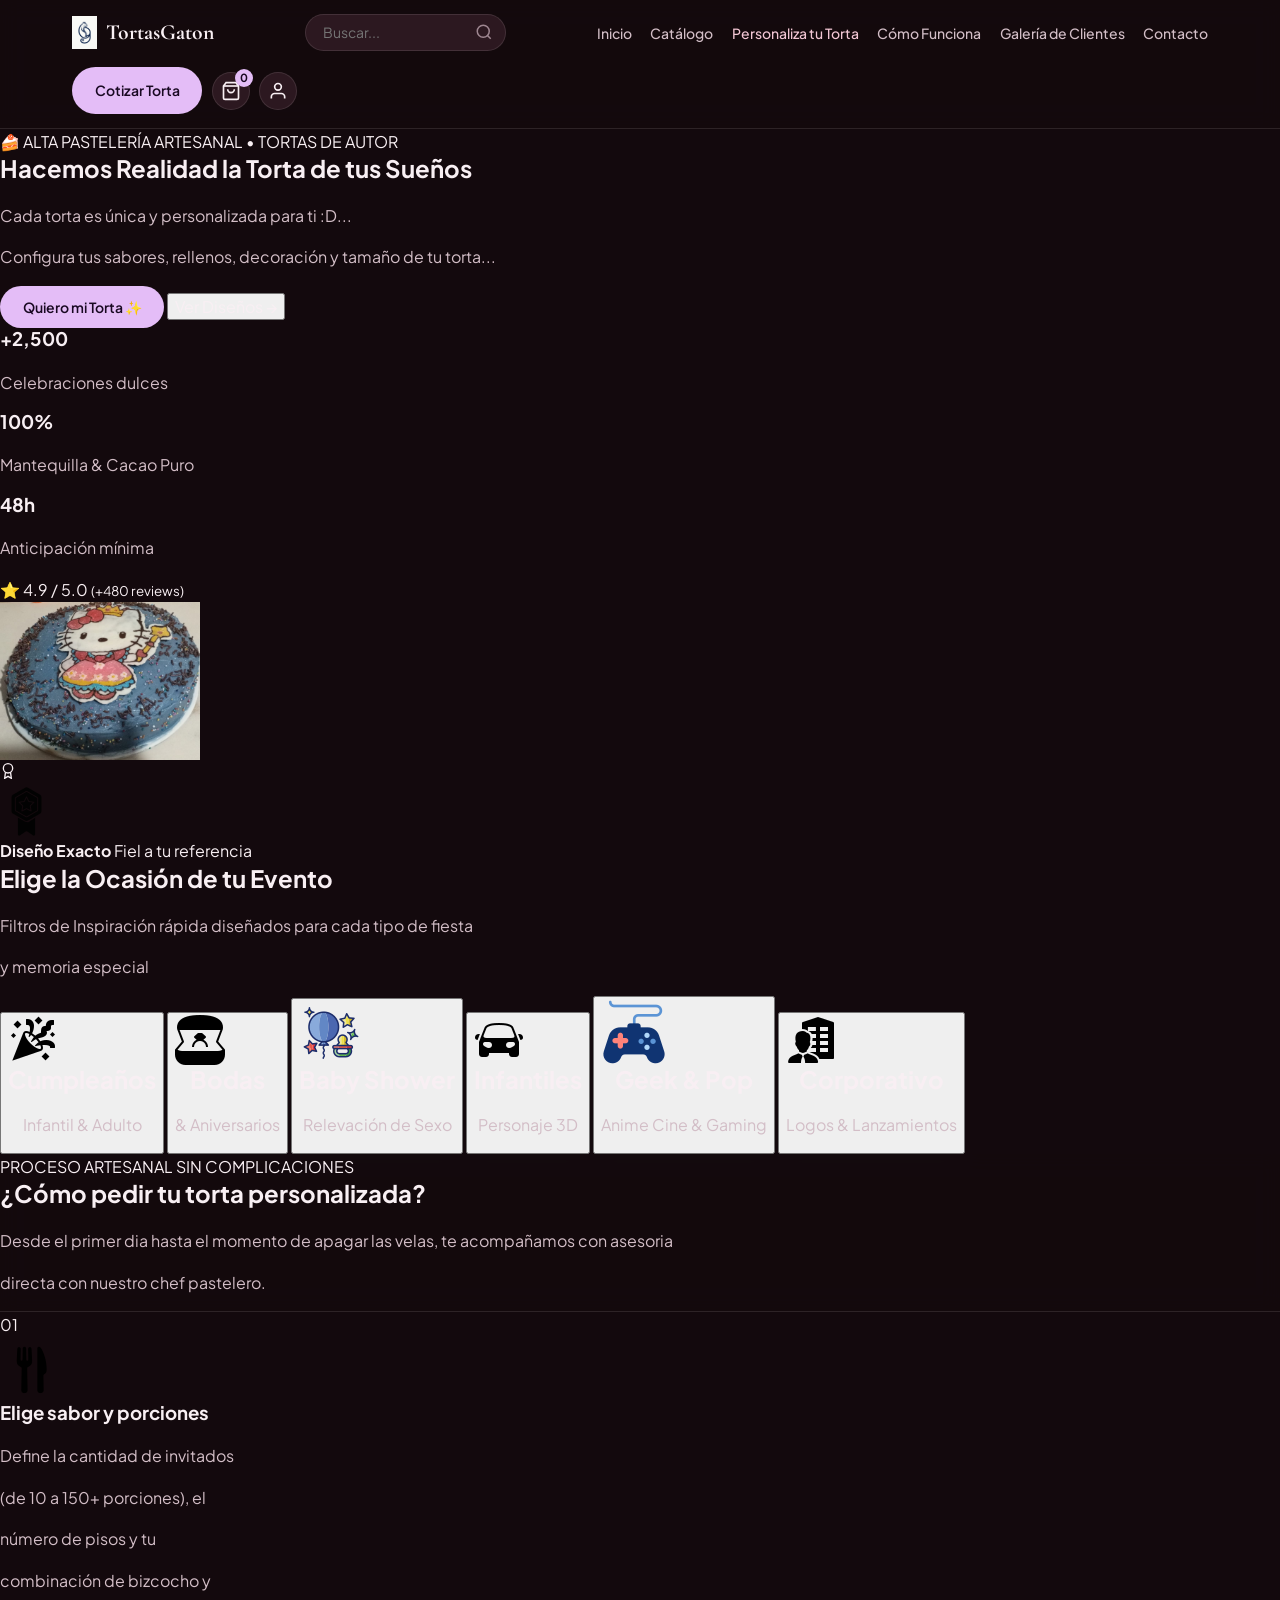
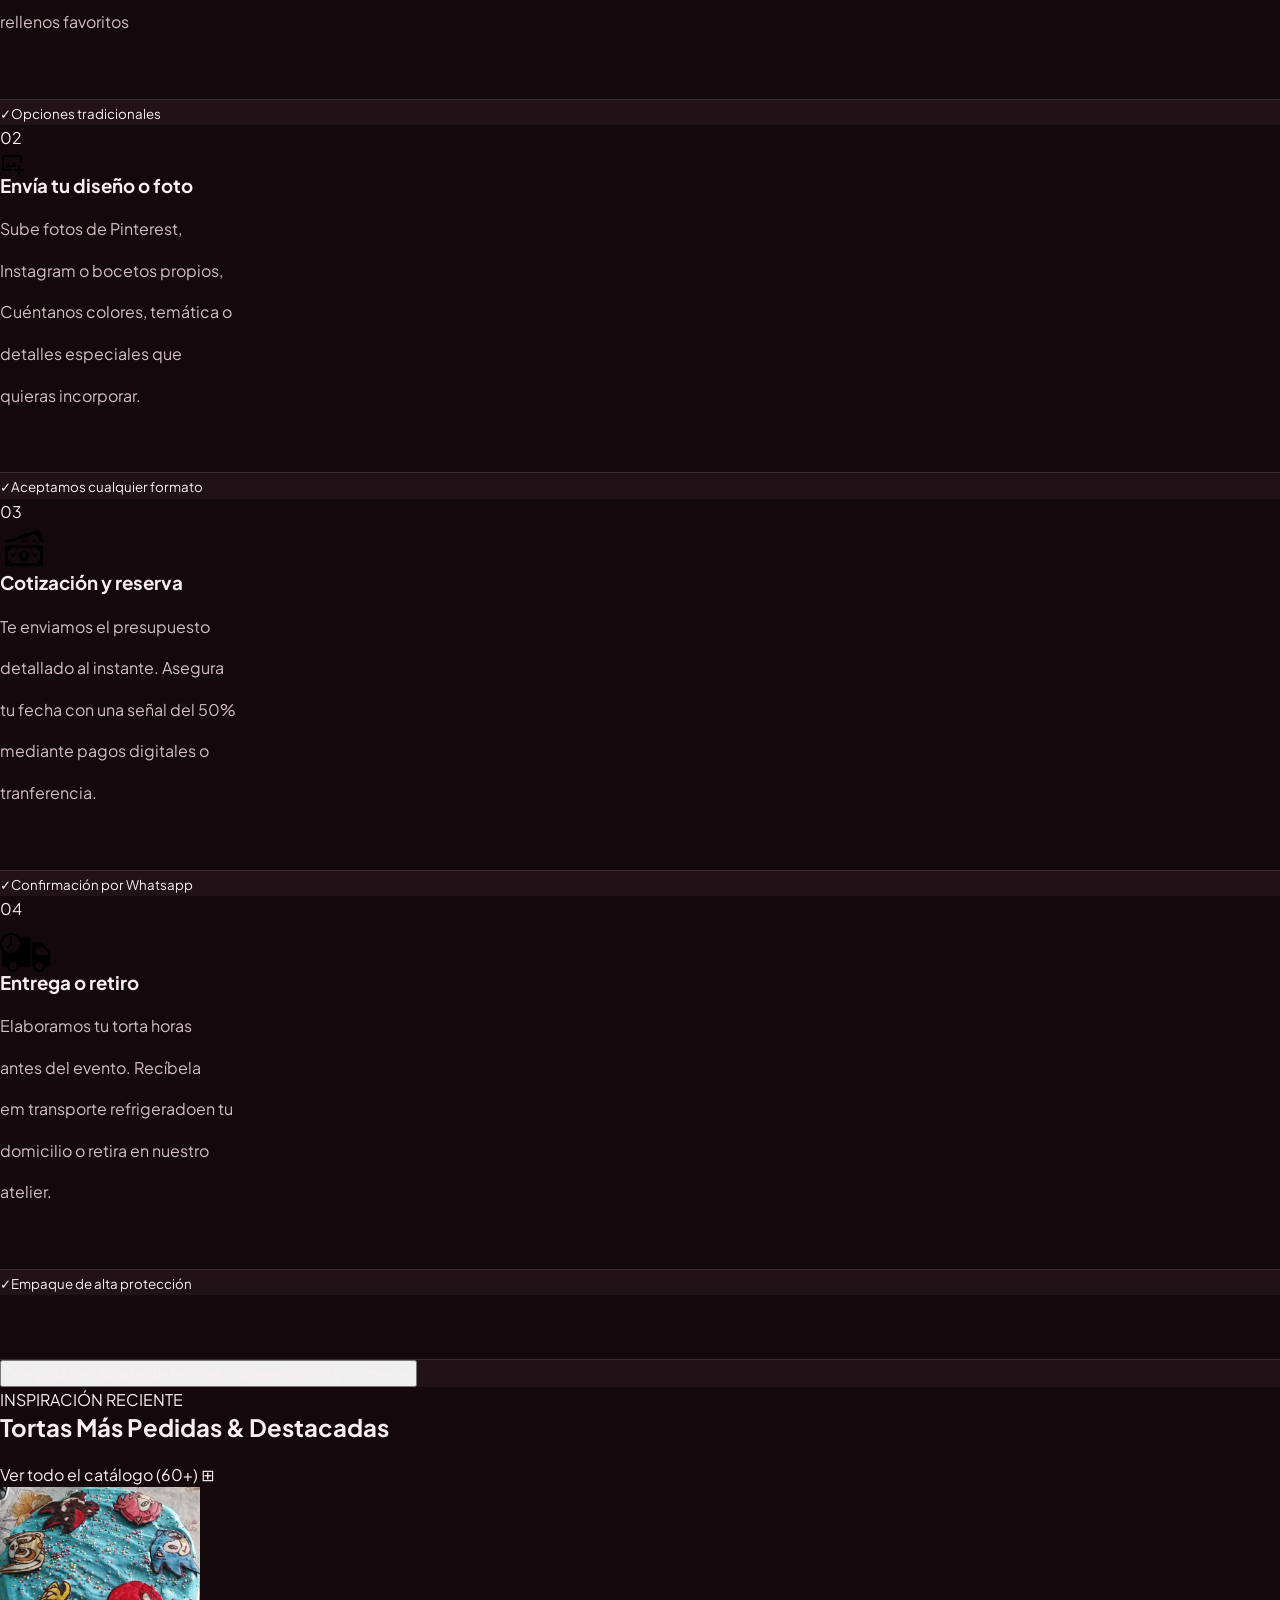
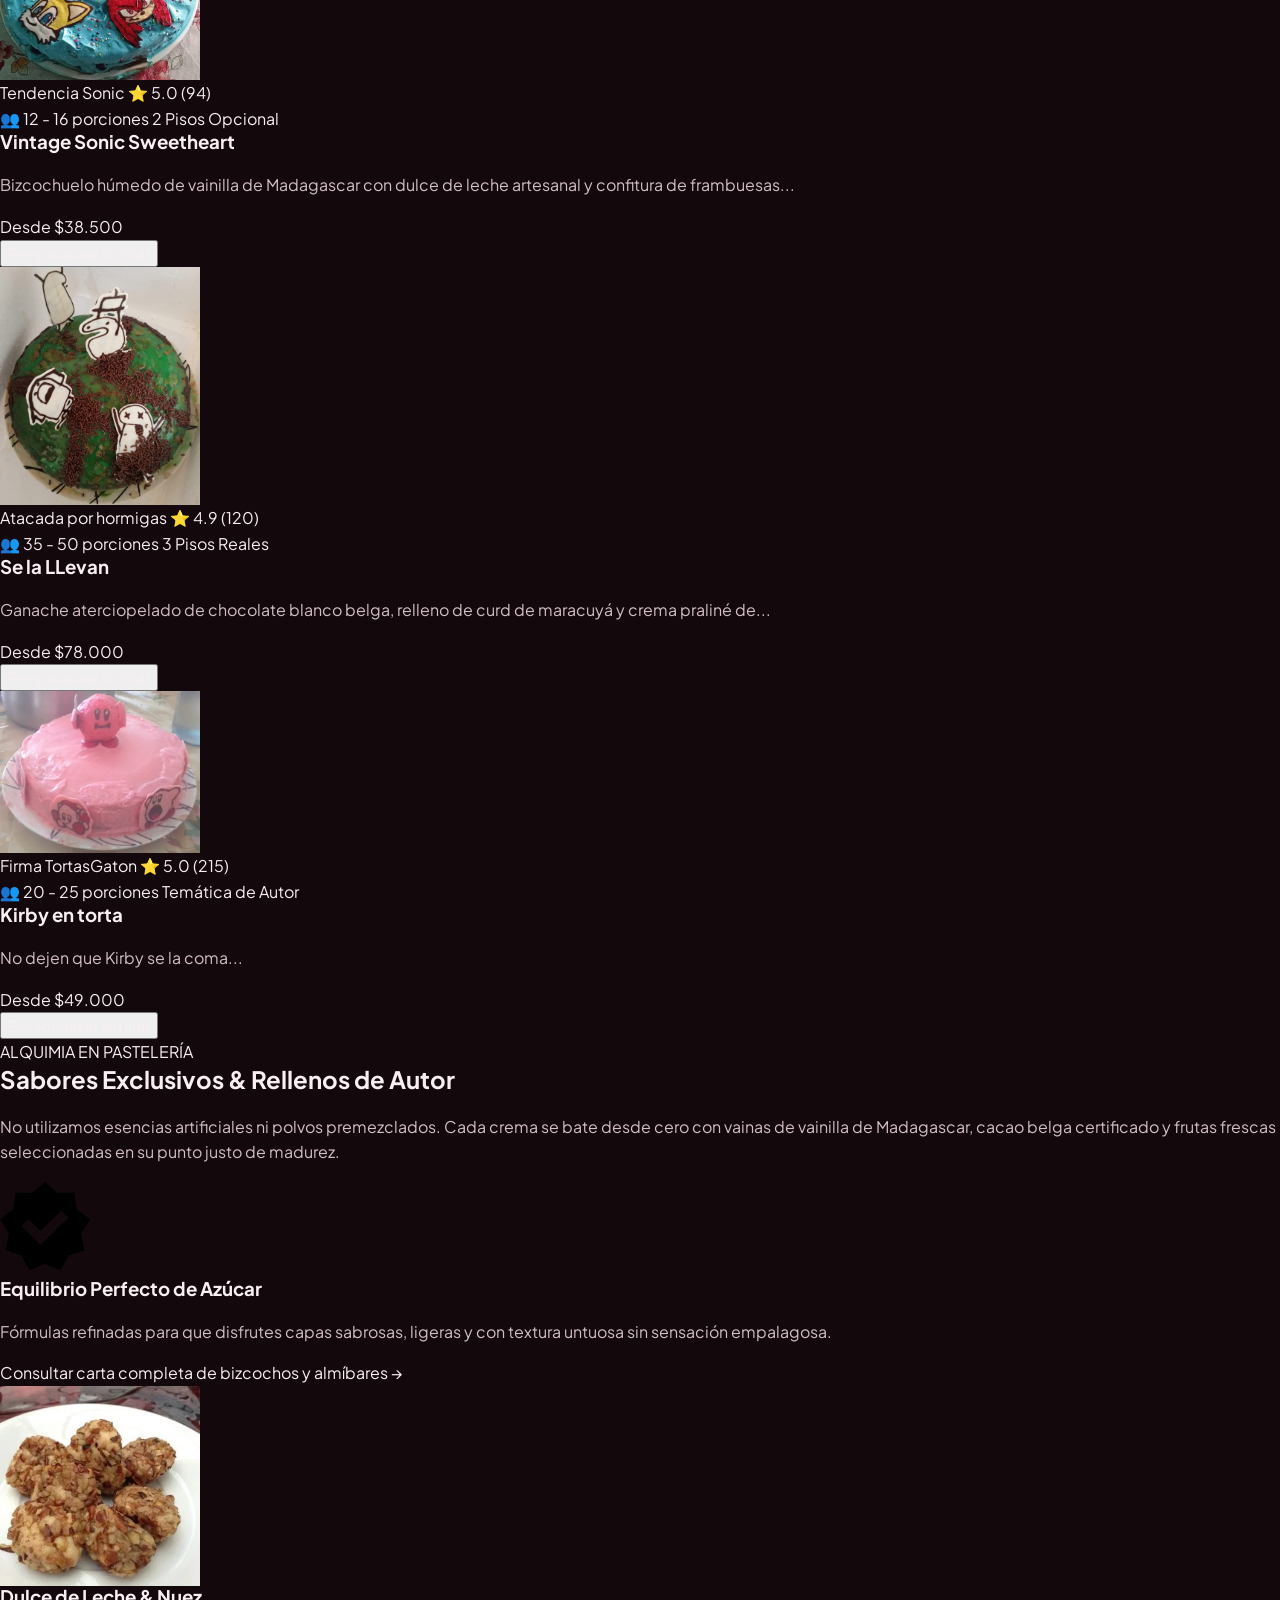
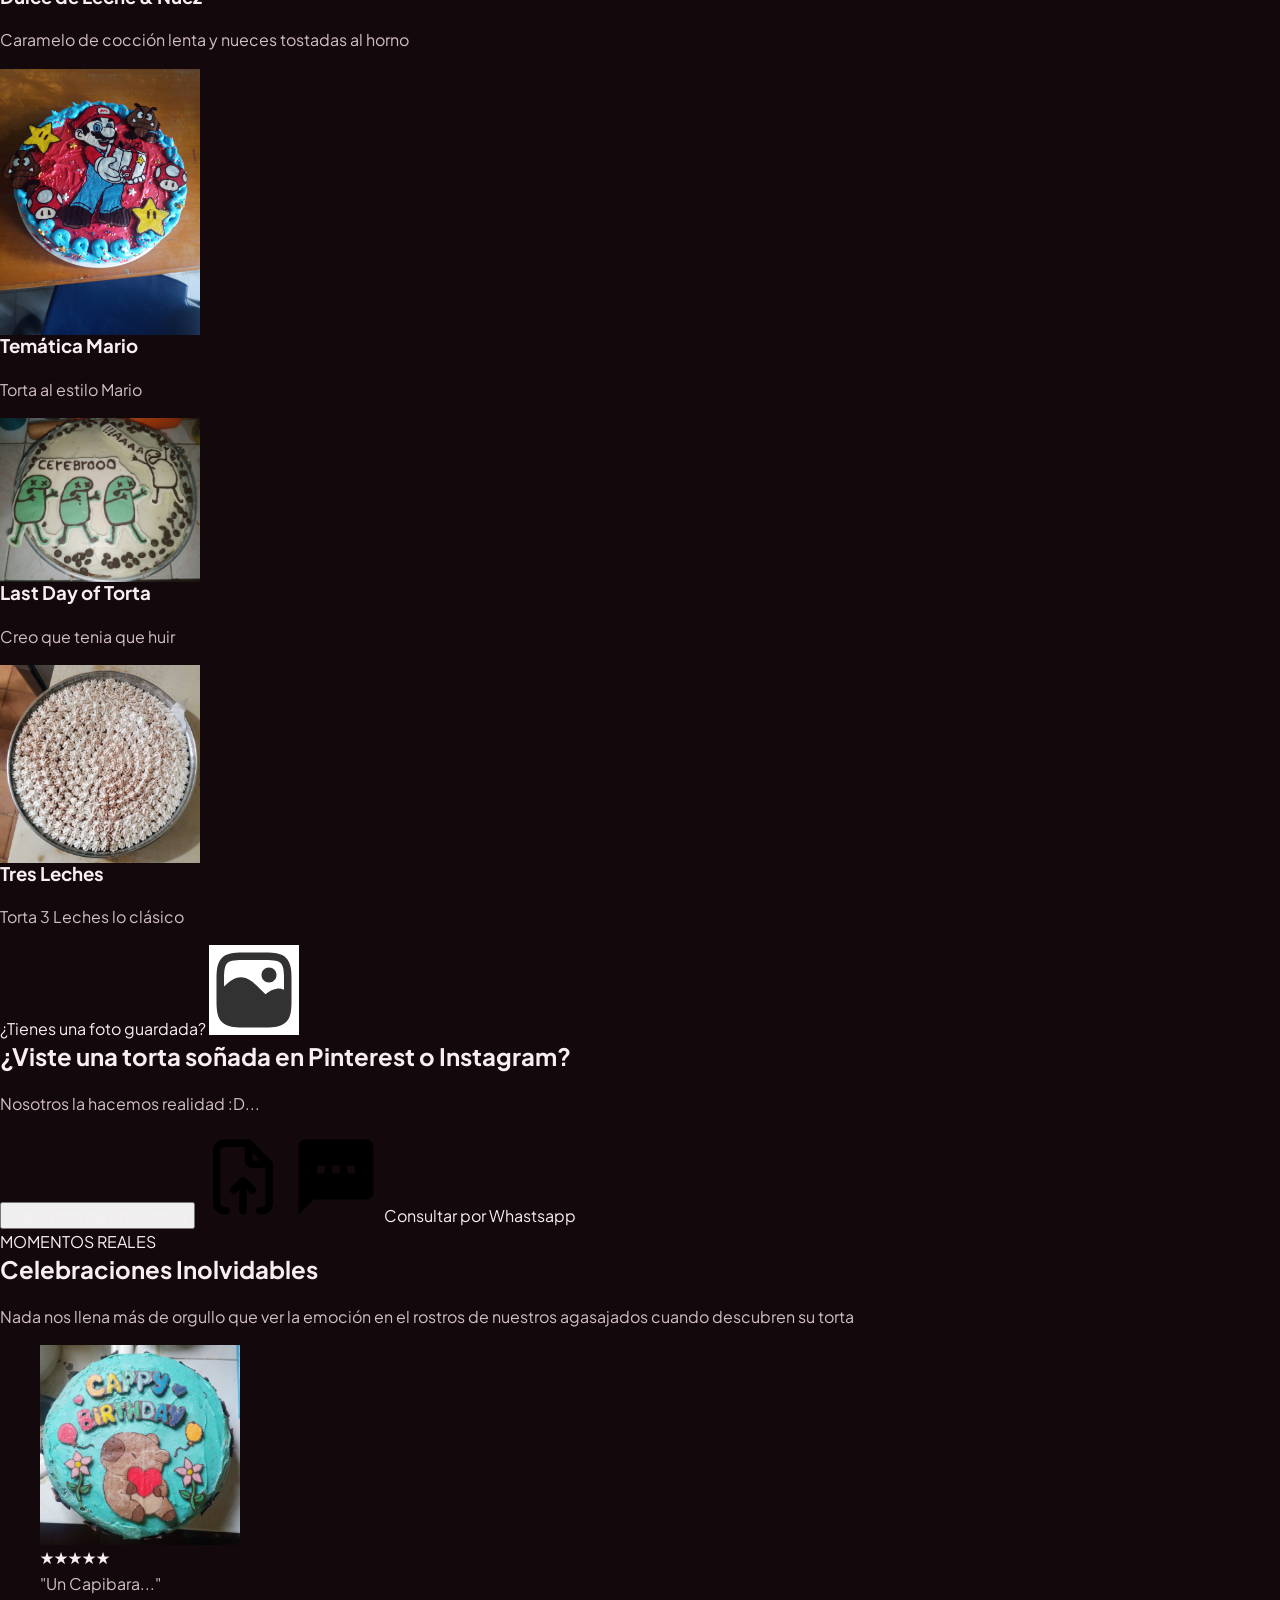
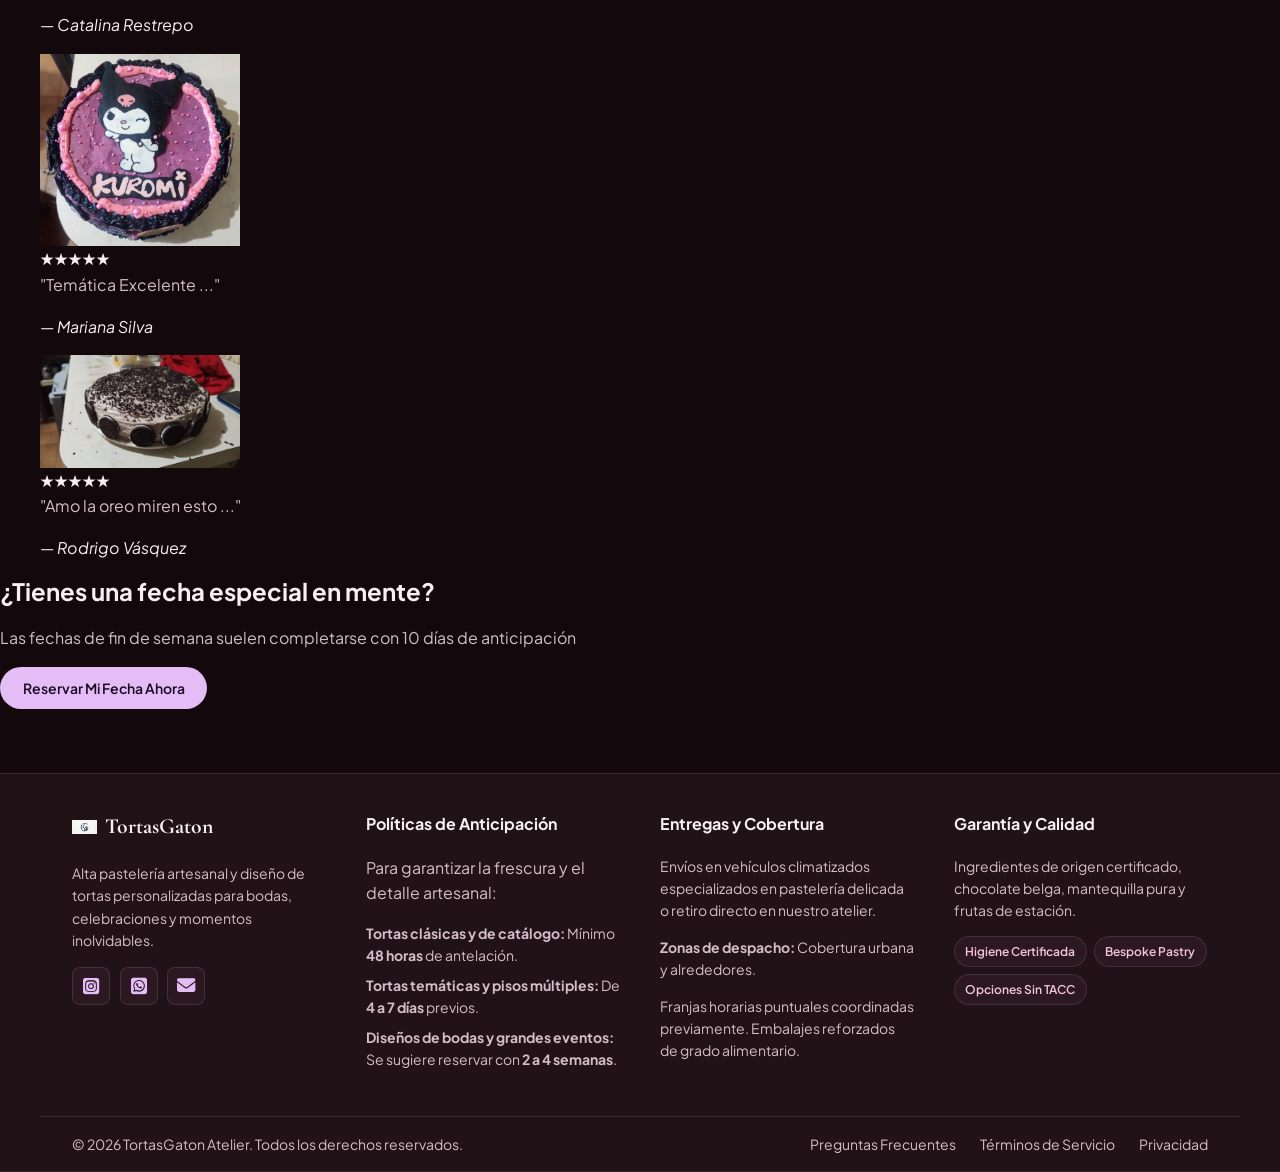
<file: html-ccs/index.html>
<!DOCTYPE html>
<html lang="es">
<head>
    <title>Tortas Gaton</title>
    <link rel="icon" type="image/png" href="../src/assets/images/Logo Gaton V2.png">
    <meta charset="UTF-8">
    <meta name="viewport" content="width=device-width">
    <meta name="robots" content="index, follow">
    <meta name= "theme-color" content="#09f">
    <meta name="description" content="La Torta que quieras te la tengo y si no te la fabrico 😋">
    <!-- Inicio OPEN GRAPH -->
    <meta property="og:title" content="TortasGaton - Alta Pastelería Artesanal">
    <meta property="og:description" content="La Torta que quieras te la tengo y si no te la fabrico 😋">
    <meta property="og:type" content="website">
    <meta property="og:url" content="https://tudominio.com">
    <meta property="og:image" content="https://tudominio.com/src/assets/images/Logo%20Gaton%20V1.png">
    <!-- Fin OPEN GRAPH -->
    <!-- Inicio iconos del footer -->
    <link rel="stylesheet" href="https://cdnjs.cloudflare.com/ajax/libs/font-awesome/6.5.2/css/all.min.css" />
    <!-- Fin iconos del footer -->
    <!-- Iconos Font Awesome -->
    <link rel="stylesheet" href="https://cdnjs.cloudflare.com/ajax/libs/font-awesome/6.5.2/css/all.min.css" />
    <!-- Fuentes tipográficas (Editorial Serif + Sans limpia) -->
    <link rel="preconnect" href="https://fonts.googleapis.com">
    <link rel="preconnect" href="https://fonts.gstatic.com" crossorigin>
    <link href="https://fonts.googleapis.com/css2?family=Cormorant+Garamond:ital,wght@0,600;0,700;1,600&family=Plus+Jakarta+Sans:wght@400;500;600;700&display=swap" rel="stylesheet">

    <!-- Hojas de estilo TortasGaton -->
    <link rel="stylesheet" href="./variables.css">
    <link rel="stylesheet" href="./global.css">
    <link rel="stylesheet" href="./pages.css">
</head>
<body>

   <!-- 1. BARRA DE NAVEGACIÓN PRINCIPAL -->
<header>
    <header>
        <nav class="navbar">
            <a href="index.html" class="logo">
                <img src="../src/assets/images/Logo Gaton V1.png" alt="TortasGaton Logo" width="25">
                <span>TortasGaton</span>
            </a>
    
            <div class="nav-search">
                <form action="/buscar" method="GET">
                    <input type="search" name="q" placeholder="Buscar..." aria-label="Buscar">
                    <button type="submit" aria-label="Buscar">
                        <svg width="18" height="18" viewBox="0 0 24 24" fill="none" stroke="currentColor" stroke-width="2">
                            <circle cx="11" cy="11" r="8"></circle>
                            <line x1="21" y1="21" x2="16.65" y2="16.65"></line>
                        </svg>
                    </button>
                </form>
            </div>
    
            <ul class="nav-links">
                <li><a href="index.html">Inicio</a></li>
                <li><a href="catalogo.html">Catálogo</a></li>
                <li><a href="personaliza.html" class="btn-highlight">Personaliza tu Torta</a></li>
                <li><a href="funciona.html">Cómo Funciona</a></li>
                <li><a href="clientes.html">Galería de Clientes</a></li>
                <li><a href="contacto.html">Contacto</a></li>
            </ul>
    
            <div class="nav-actions">
                <a href="cotizar.html" class="btn-primary">Cotizar Torta</a>
                <a href="carrito.html" class="btn-icon cart-btn" aria-label="Carrito">
                    <svg width="20" height="20" viewBox="0 0 24 24" fill="none" stroke="currentColor" stroke-width="2">
                        <path d="M6 2L3 6v14a2 2 0 0 0 2 2h14a2 2 0 0 0 2-2V6l-3-4z"></path>
                        <line x1="3" y1="6" x2="21" y2="6"></line>
                        <path d="M16 10a4 4 0 0 1-8 0"></path>
                    </svg>
                    <span class="badge">0</span>
                </a>
                <a href="cuenta.html" class="btn-icon account-btn" aria-label="Cuenta">
                    <svg width="20" height="20" viewBox="0 0 24 24" fill="none" stroke="currentColor" stroke-width="2">
                        <path d="M20 21v-2a4 4 0 0 0-4-4H8a4 4 0 0 0-4 4v2"></path>
                        <circle cx="12" cy="7" r="4"></circle>
                    </svg>
                </a>
            </div>
        </nav>
    </header>
    <main>
        <!-- 2. SECCIÓN HERO (Presentación principal) -->
        <section id="hero" class="hero-section">
            <div class="hero-content">
                <!-- Etiqueta superior opcional del diseño -->
                <div class="hero-badge">
                    <span>🍰 ALTA PASTELERÍA ARTESANAL • TORTAS DE AUTOR</span>
                </div>
                <h1>Hacemos Realidad la <span>Torta de tus Sueños</span></h1>
                <p>Cada torta es única y personalizada para ti :D...</p>
                <p>Configura tus sabores, rellenos, decoración y tamaño de tu torta...</p>
                <div class="hero-buttons">
                    <button class="btn-primary">Quiero mi Torta ✨</button>
                    <button class="btn-secondary">Ver Diseños →</button>
                </div>
                <div class="hero-stats">
                    <!-- Contenedores para las estadísticas (+3.5k, 100%, 15k) -->  
                    <div class="stat-item">
                        <h3>+2,500</h3>
                        <p>Celebraciones dulces</p>
                    </div>
                    <div class="stat-item">
                        <h3>100%</h3>
                        <p>Mantequilla & Cacao Puro</p>
                    </div>
                    <div class="stat-item">
                        <h3>48h</h3>
                        <p>Anticipación mínima</p>
                    </div>

                </div>
            </div>
            <div class="hero-image">
                <!-- Insignia flotante superior (Calificación) -->
                <div class="floating-badge badge-top">
                    <span>⭐ 4.9 / 5.0 <small>(+480 reviews)</small></span>
                </div>  
                <img src="../src/assets/images/Torta HelloKitty.jpeg" alt="Torta decorada" width="200">
            </div>
            <!-- Insignia flotante inferior -->
            <div class="floating-badge badge-bottom">
                <div class="badge-icon">
                    <svg width="16" height="16" viewBox="0 0 24 24" fill="none" stroke="currentColor" stroke-width="2">
                        <circle cx="12" cy="8" r="7"></circle>
                        <polyline points="8.21 13.89 7 23 12 20 17 23 15.79 13.88"></polyline>
                    </svg>
                </div>
                <div class="badge-text">
                    <img src="[data-uri]" alt="external-Star-Badge-awards-and-badges-vectorslab-glyph-vectorslab-4">
                    <strong>Diseño Exacto</strong>
                    <span>Fiel a tu referencia</span>
                </div>
            </div>
        </section>

        <!-- 3. SECCIÓN: SELECCIÓN DE OCASIÓN (Iconos/Categorías) -->
        <section id="ocasiones" class="grid-section">
            <h2>Elige la Ocasión de tu Evento</h2>
            <p> Filtros de Inspiración rápida diseñados para cada tipo de fiesta</p>
            <p> y memoria especial</p>
            <div class="categories-grid">
                <!-- Botones o tarjetas interactivas -->
                <button class="category-card">
                    <div class="icon-container">
                      <!-- Icono de confeti en SVG -->
                      <img src="[data-uri]" alt="confetti">
                    </div>
                    <h2 class="title">Cumpleaños</h2>
                    <p class="subtitle">Infantil & Adulto</p>
                </button>

                <button class="category-card">
                    <div class="icon-container">
                      <!-- Icono de anillo en SVG -->
                      <img src="[data-uri]" alt="engagement-ring">
                    </div>
                    <h2 class="title">Bodas</h2>
                    <p class="subtitle">& Aniversarios</p>
                </button>

                <button class="category-card">
                    <div class="icon-container">
                      <!-- Icono de Baby Shower en SVG -->
                   <img src="[data-uri]" alt="external-baby-shower-babies-and-maternity-flaticons-lineal-color-flat-icons">
                    </div>
                    <h2 class="title">Baby Shower</h2>
                    <p class="subtitle">Relevación de Sexo</p>
                </button>

                <button class="category-card">
                    <div class="icon-container">
                      <!-- Icono de Automovil en SVG -->
                      <img src="[data-uri]" alt="car">
                    </div>
                    <h2 class="title">Infantiles</h2>
                    <p class="subtitle">Personaje 3D</p>
                  </button>

                  <button class="category-card">
                    <div class="icon-container">
                      <!-- Icono de contral en SVG -->
                     <img src="[data-uri]" alt="external-game-pad-hotel-and-services-gradient-design-circle">
                    </div>
                    <h2 class="title">Geek & Pop</h2>
                    <p class="subtitle">Anime Cine & Gaming</p>
                  </button>
                  
                  <button class="category-card">
                    <div class="icon-container">
                      <!-- Icono de corporativo en SVG -->
                      <img src="[data-uri]" alt="permanent-job">
                    </div>
                    <h2 class="title">Corporativo</h2>
                    <p class="subtitle">Logos & Lanzamientos</p>
                  </button>
            </div>
        </section>

        <!-- 4. SECCIÓN: PASOS / PROCESO DE COMPRA -->
        <section id="proceso" class="steps-section">
            <header>
                <span class="subtitle">PROCESO ARTESANAL SIN COMPLICACIONES</span>
                <h2>¿Cómo pedir tu torta personalizada?</h2>
                <p> Desde el primer dia hasta el momento de apagar las velas, te acompañamos con asesoria </p>
                <p> directa con nuestro chef pastelero.</p>
            </header>
            
            <div class="steps-container">
                <article class="step-card">
                    <span>01</span>
                    <img src="[data-uri]" alt="cutlery">
                    <h3>Elige sabor y porciones</h3>
                    <p>Define la cantidad de invitados</p>
                    <p>(de 10 a 150+ porciones), el</p>
                    <p>número de pisos y tu</p>
                    <p>combinación de bizcocho y</p>
                    <p>rellenos favoritos</p>
                    <footer> <small>✓Opciones tradicionales</small>  </footer>

                </article>
                    <article class="step-card">
                        <span>02</span>
                        <img src="[data-uri]" alt="add-image">
                        <h3>Envía tu diseño o foto</h3>
                        <p>Sube fotos de Pinterest,</p>
                        <p>Instagram o bocetos propios,</p>
                        <p>Cuéntanos colores, temática o</p>
                        <p>detalles especiales que</p>
                        <p>quieras incorporar.</p>
                        <footer> <small>✓Aceptamos cualquier formato</small>  </footer>
                    </article>
                </article>
                <article class="step-card">
                    <span>03</span>
                    <img src="[data-uri]" alt="banknotes">
                    <h3>Cotización y reserva</h3>
                    <p>Te enviamos el presupuesto</p>
                    <p>detallado al instante. Asegura</p>
                    <p>tu fecha con una señal del 50%</p>
                    <p>mediante pagos digitales o</p>
                    <p>tranferencia.</p>
                    <footer> <small>✓Confirmación por Whatsapp</small>  </footer>
                </article>
                <article class="step-card">
                    <span>04</span>
                    <img src="[data-uri]" alt="deliver-food">
                    <h3>Entrega o retiro</h3>
                    <p>Elaboramos tu torta horas</p>
                    <p>antes del evento. Recíbela</p>
                    <p>em transporte refrigeradoen tu</p>
                    <p> domicilio o retira en nuestro </p>
                    <p>atelier.</p>
                    <footer> <small>✓Empaque de alta protección</small>  </footer>
                </article>
            </div>
        </section>
        <footer><button class="btn-secondary">Ver guía detallada de fechas, conservación y cortes →</button> </footer>
        <!-- 5. SECCIÓN: PRODUCTOS DESTACADOS (Catálogo de Tortas) -->
<section id="destacados" class="products-section">
    <div class="section-header">
        <div>
            <span class="subtitle">INSPIRACIÓN RECIENTE</span>
            <h2>Tortas Más Pedidas & Destacadas</h2>
        </div>
        <a href="#catalogo" class="btn-secondary-link">Ver todo el catálogo (60+) <span>⊞</span></a>
    </div>

    <div class="products-grid">
        <!-- Tarjeta de Producto 1 -->
        <article class="product-card">
            <div class="product-image-container">
                <img src="../src/assets/images/Torta Sonic.jpeg" alt="Sonic torta" width="200">
                <span class="tag-badge">Tendencia Sonic</span>
                <span class="rating-badge">⭐ 5.0 (94)</span>
            </div>
            
            <div class="product-info">
                <div class="product-meta">
                    <span class="portions">👥 12 - 16 porciones</span>
                    <span class="feature">2 Pisos Opcional</span>
                </div>
                
                <h3>Vintage Sonic Sweetheart</h3>
                <p>Bizcochuelo húmedo de vainilla de Madagascar con dulce de leche artesanal y confitura de frambuesas...</p>
                
                <div class="product-footer">
                    <div class="price-box">
                        <span class="price-label">Desde</span>
                        <span class="price-amount">$38.500</span>
                    </div>
                    <button class="btn-product">Personalizar similar</button>
                </div>
            </div>
        </article>

        <!-- Tarjeta de Producto 2 -->
        <article class="product-card">
            <div class="product-image-container">
                <img src="../src/assets/images/Tortahormiga.jpeg" alt="Hormiga torta " width="200">
                <span class="tag-badge">Atacada por hormigas</span>
                <span class="rating-badge">⭐ 4.9 (120)</span>
            </div>
            
            <div class="product-info">
                <div class="product-meta">
                    <span class="portions">👥 35 - 50 porciones</span>
                    <span class="feature">3 Pisos Reales</span>
                </div>
                
                <h3>Se la LLevan</h3>
                <p>Ganache aterciopelado de chocolate blanco belga, relleno de curd de maracuyá y crema praliné de...</p>
                
                <div class="product-footer">
                    <div class="price-box">
                        <span class="price-label">Desde</span>
                        <span class="price-amount">$78.000</span>
                    </div>
                    <button class="btn-product">Personalizar similar</button>
                </div>
            </div>
        </article>

        <!-- Tarjeta de Producto 3 -->
        <article class="product-card">
            <div class="product-image-container">
                <img src="../src/assets/images/Torta Kirby.jpeg" alt="Kirby torta" width="200">
                <span class="tag-badge brand-tag">Firma TortasGaton</span>
                <span class="rating-badge">⭐ 5.0 (215)</span>
            </div>
            
            <div class="product-info">
                <div class="product-meta">
                    <span class="portions">👥 20 - 25 porciones</span>
                    <span class="feature">Temática de Autor</span>
                </div>
                
                <h3>Kirby en torta</h3>
                <p>No dejen que Kirby se la coma...</p>
                
                <div class="product-footer">
                    <div class="price-box">
                        <span class="price-label">Desde</span>
                        <span class="price-amount">$49.000</span>
                    </div>
                    <button class="btn-product">Personalizar similar</button>
                </div>
            </div>
        </article>
    </div>
</section>

       <!-- 6. SECCIÓN: SABORES Y RELLENOS -->
    <section id="sabores" class="flavors-section">
        <div class="flavors-container">
            <!-- Columna Izquierda: Información y destacados -->
            <div class="flavors-info">
                <span class="subtitle">ALQUIMIA EN PASTELERÍA</span>
                <h2>Sabores Exclusivos & Rellenos de Autor</h2>
                
                <p>No utilizamos esencias artificiales ni polvos premezclados. Cada crema se bate desde cero con vainas de vainilla de Madagascar, cacao belga certificado y frutas frescas seleccionadas en su punto justo de madurez.</p>
                
                <!-- Caja destacada de Equilibrio -->
                <div class="flavor-feature-box">
                    <div class="feature-icon">
                       <svg fill="#000000" width="90px" height="90px" viewBox="0 0 1920 1920" xmlns="http://www.w3.org/2000/svg"><g id="SVGRepo_bgCarrier" stroke-width="0"></g><g id="SVGRepo_tracerCarrier" stroke-linecap="round" stroke-linejoin="round"></g><g id="SVGRepo_iconCarrier"> <path d="M960 15 693.227 257.027 333.44 243.053 284.693 599.96 0 820.547l192 304.64-76.267 352 342.934 109.973 167.893 318.613L960 1769.56l333.44 136.213 167.893-318.613 342.934-109.973-76.267-352 192-304.64-284.693-220.587-48.747-356.907-359.893 13.974L960 15Zm352.747 616.427 147.84 153.813-600 577.28-402.774-402.773L608.64 808.92l254.933 254.827 449.174-432.32Z" fill-rule="evenodd"></path> </g></svg>
                    </div>
                    <div class="feature-text">
                        <h3>Equilibrio Perfecto de Azúcar</h3>
                        <p>Fórmulas refinadas para que disfrutes capas sabrosas, ligeras y con textura untuosa sin sensación empalagosa.</p>
                    </div>

                </div>

                <a href="#carta-completa" class="flavors-link">Consultar carta completa de bizcochos y almíbares &rarr;</a>
            </div>

            <!-- Columna Derecha: Cuadrícula de Sabores -->
            <div class="flavors-grid">
                <!-- Sabor 1 -->
                <article class="flavor-card">
                    <div class="flavor-img">
                        <img src="../src/assets/images/Dulce Leche y nuez.webp" alt="Dulce de Leche & Nuez" width="200">
                    </div>
                    <div class="flavor-details">
                        <h3>Dulce de Leche & Nuez</h3>
                        <p>Caramelo de cocción lenta y nueces tostadas al horno</p>
                    </div>
                </article>

                <!-- Sabor 2 -->
                <article class="flavor-card">
                    <div class="flavor-img">
                        <img src="../src/assets/images/Torta de Mario.jpg" alt="Mario" width="200">
                    </div>
                    <div class="flavor-details">
                        <h3>Temática Mario</h3>
                        <p>Torta al estilo Mario</p>
                    </div>
                </article>

                <!-- Sabor 3 -->
                <article class="flavor-card">
                    <div class="flavor-img">
                        <img src="../src/assets/images/Torta Cerebro.jpg" alt="Cerebro" width="200">
                    </div>
                    <div class="flavor-details">
                        <h3>Last Day of Torta</h3>
                        <p>Creo que tenia que huir</p>
                    </div>
                </article>

                <!-- Sabor 4 -->
                <article class="flavor-card">
                    <div class="flavor-img">
                        <img src="../src/assets/images/3 Leches.jpg" alt="3 Leches" width="200">
                    </div>
                    <div class="flavor-details">
                        <h3>Tres Leches</h3>
                        <p>Torta 3 Leches lo clásico</p>
                    </div>
                </article>
            </div>
        </div>
    </section>

        <!-- 7. SECCIÓN DE INSPIRACIÓN (Banner Pinterest/Instagram) -->
        <section id="inspiracion" class="banner-inspiration">
            <div class="banner-content">
                <span class="tag-badge brand-tag">¿Tienes una foto guardada?
                    <svg width="90px" height="90px" viewBox="0 0 24 24" fill="none" xmlns="http://www.w3.org/2000/svg"><g id="SVGRepo_bgCarrier" stroke-width="0"></g><g id="SVGRepo_tracerCarrier" stroke-linecap="round" stroke-linejoin="round"></g><g id="SVGRepo_iconCarrier"> <rect width="24" height="24" fill="white"></rect> <path fill-rule="evenodd" clip-rule="evenodd" d="M22 13.6477V8.976C22 7.72287 21.9342 6.64762 21.7345 5.74915C21.5323 4.83933 21.1798 4.05065 20.5646 3.43543C19.9494 2.82021 19.1607 2.46772 18.2508 2.26552C17.3524 2.06584 16.2771 2 15.024 2H8.976C7.72287 2 6.64762 2.06584 5.74915 2.26552C4.83933 2.46772 4.05065 2.82021 3.43543 3.43543C2.82021 4.05065 2.46772 4.83933 2.26552 5.74915C2.06584 6.64762 2 7.72287 2 8.976V15.024C2 16.2771 2.06584 17.3524 2.26552 18.2508C2.46772 19.1607 2.82021 19.9494 3.43543 20.5646C4.05065 21.1798 4.83933 21.5323 5.74915 21.7345C6.64762 21.9342 7.72287 22 8.976 22H15.024C16.2771 22 17.3524 21.9342 18.2508 21.7345C19.1607 21.5323 19.9494 21.1798 20.5646 20.5646C21.1798 19.9494 21.5323 19.1607 21.7345 18.2508C21.9342 17.3524 22 16.2771 22 15.024V13.6942C22.0004 13.6787 22.0004 13.6632 22 13.6477ZM4.21788 6.18305C4.066 6.86645 4 7.76851 4 8.976V11.096C4.71987 10.4038 5.39001 9.83748 6.03895 9.42453C6.82527 8.92417 7.6322 8.61574 8.50225 8.61574C9.3723 8.61574 10.1792 8.92417 10.9656 9.42453C11.7421 9.91865 12.5489 10.6324 13.435 11.5185L15.0603 13.1438C16.0436 12.3332 17.0078 11.7735 18.0456 11.6442C18.7292 11.559 19.3739 11.6673 20 11.9198V8.976C20 7.76851 19.934 6.86645 19.7821 6.18305C19.6328 5.51101 19.414 5.11327 19.1504 4.84964C18.8867 4.58602 18.489 4.36724 17.8169 4.21788C17.1336 4.066 16.2315 4 15.024 4H8.976C7.76851 4 6.86645 4.066 6.18305 4.21788C5.51101 4.36724 5.11327 4.58602 4.84964 4.84964C4.58602 5.11327 4.36724 5.51101 4.21788 6.18305Z" fill="#323232"></path> <path fill-rule="evenodd" clip-rule="evenodd" d="M14 8C14 6.89543 14.8954 6 16 6C17.1046 6 18 6.89543 18 8C18 9.10457 17.1046 10 16 10C14.8954 10 14 9.10457 14 8Z" fill="#323232"></path> </g></svg>
                </span>
                <h2>¿Viste una torta soñada en Pinterest o Instagram?</h2>
                <p>Nosotros la hacemos realidad :D...</p>


                <button class="btn-upload"> Subir foto de referencia</button>
                <svg width="90px" height="90px" viewBox="0 0 24 24" fill="none" xmlns="http://www.w3.org/2000/svg"><g id="SVGRepo_bgCarrier" stroke-width="0"></g><g id="SVGRepo_tracerCarrier" stroke-linecap="round" stroke-linejoin="round"></g><g id="SVGRepo_iconCarrier"> <path d="M13.5 3H12H7C5.89543 3 5 3.89543 5 5V19C5 20.1046 5.89543 21 7 21H7.5M13.5 3L19 8.625M13.5 3V7.625C13.5 8.17728 13.9477 8.625 14.5 8.625H19M19 8.625V9.75V12V19C19 20.1046 18.1046 21 17 21H16.5" stroke="#000000" stroke-width="2" stroke-linecap="round" stroke-linejoin="round"></path> <path d="M12 21L12 13M12 13L14.5 15.5M12 13L9.5 15.5" stroke="#000000" stroke-width="2" stroke-linecap="round" stroke-linejoin="round"></path> </g></svg>
                
                <a href="https://wa.me"
                    target="_blank"
                    rel="noopener noreferrer"
                    class="btn-whatsapp">
                    <svg xmlns="http://www.w3.org/2000/svg" fill="#000000" width="90px" height="90px" viewBox="0 0 24 24"><g id="SVGRepo_bgCarrier" stroke-width="0"></g><g id="SVGRepo_tracerCarrier" stroke-linecap="round" stroke-linejoin="round"></g><g id="SVGRepo_iconCarrier"><path d="M20 2H4c-1.1 0-1.99.9-1.99 2L2 22l4-4h14c1.1 0 2-.9 2-2V4c0-1.1-.9-2-2-2zM9 11H7V9h2v2zm4 0h-2V9h2v2zm4 0h-2V9h2v2z"></path></g></svg>
                    <span>Consultar por Whastsapp</span>
                </a>
            </div>
        </section>

        <!-- 8. SECCIÓN: TESTIMONIOS (Reseñas de Clientes) -->
        <section id="testimonios" class="testimonials-section">
            <span>MOMENTOS REALES</span>
            <h2>Celebraciones Inolvidables</h2> 
            <p>Nada nos llena más de orgullo que ver la emoción en el rostros de nuestros agasajados cuando descubren su torta</p>
            <div class="testimonials-container">
                <!-- Reseña 1 -->
                <blockquote class="testimonial-card">
                    <img src="../src/assets/images/Capy Torta.jpg" alt="Capibara" width="200">
                    <div class="rating">★★★★★</div>
                    <p>"Un Capibara..."</p>
                    <cite>— Catalina Restrepo</cite>
                </blockquote>
                <!-- Reseña 2 -->
                <blockquote class="testimonial-card">
                    <img src="../src/assets/images/Kuromi Torta.jpg" alt="Kuromi" width="200">
                    <div class="rating">★★★★★</div>
                    <p>"Temática Excelente ..."</p>
                    <cite>— Mariana Silva</cite>
                </blockquote>
                 <!-- Reseña 3 -->
                <blockquote class="testimonial-card">
                    <img src="../src/assets/images/Torta Oreo.jpeg" alt="Oreo" width="200">
                    <div class="rating">★★★★★</div>
                    <p>"Amo la oreo miren esto ..."</p>
                    <cite>— Rodrigo Vásquez</cite>
                </blockquote>
            </div>
        </section>
        <!-- 9. SECCÍÓN DE RESERVA -->
        <section>
            <h2>¿Tienes una fecha especial en mente?</h2>
            <p> Las fechas de fin de semana suelen completarse con 10 días de anticipación</p>
            <button class="btn-primary">Reservar Mi Fecha Ahora</button>
        </section>
    </main>  
</body>
<!-- 10. PIE DE PÁGINA (Footer) -->
<footer>
    <div class="footer-container">
        <div class="footer-brand">
            <h3 class="brand-title">
                <img src="../src/assets/images/Logo Gaton V2.png" alt="TortasGatonV2 Logo" width="25" class="footer-logo"> 
                TortasGaton
            </h3>
            <p>Alta pastelería artesanal y diseño de tortas personalizadas para bodas, celebraciones y momentos inolvidables.</p>
            
            <div class="footer-socials">
                <a href="https://instagram.com" target="_blank" rel="noopener noreferrer" class="btn" aria-label="Instagram">
                    <i class="fa-brands fa-square-instagram" aria-hidden="true"></i>   
                </a>
                <a href="https://wa.me/5491134567890" target="_blank" rel="noopener noreferrer" class="btn" aria-label="Chat de WhatsApp">
                    <i class="fa-brands fa-square-whatsapp" aria-hidden="true"></i>
                </a>
                <a href="mailto:pedidos@tortasgaton.com" class="btn" aria-label="Correo Electrónico">
                    <i class="fa-solid fa-envelope" aria-hidden="true"></i>
                </a>
            </div>
        </div>

        <div class="footer-links">
            <h4>Políticas de Anticipación</h4>
            <p>Para garantizar la frescura y el detalle artesanal:</p>
            <ul>
                <li><strong>Tortas clásicas y de catálogo:</strong> Mínimo <strong>48 horas</strong> de antelación.</li>
                <li><strong>Tortas temáticas y pisos múltiples:</strong> De <strong>4 a 7 días</strong> previos.</li>
                <li><strong>Diseños de bodas y grandes eventos:</strong> Se sugiere reservar con <strong>2 a 4 semanas</strong>.</li>
            </ul>
        </div>

        <div class="footer-info">
            <h4>Entregas y Cobertura</h4>
            <p>Envíos en vehículos climatizados especializados en pastelería delicada o retiro directo en nuestro atelier.</p>
            <p><strong>Zonas de despacho:</strong> Cobertura urbana y alrededores.</p>
            <p>Franjas horarias puntuales coordinadas previamente. Embalajes reforzados de grado alimentario.</p>
        </div>

        <div class="footer-warranty">
            <h4>Garantía y Calidad</h4>
            <p>Ingredientes de origen certificado, chocolate belga, mantequilla pura y frutas de estación.</p>
            <div class="footer-badges">
                <span class="badge-tag">Higiene Certificada</span>
                <span class="badge-tag">Bespoke Pastry</span>
                <span class="badge-tag">Opciones Sin TACC</span>
            </div>
        </div>
    </div>

    <div class="footer-bottom">
        <p>&copy; 2026 TortasGaton Atelier. Todos los derechos reservados.</p>
        <ul class="footer-legal">
            <li><a href="funciona.html#faq">Preguntas Frecuentes</a></li>
            <li><a href="terminos.html#terminos">Términos de Servicio</a></li>
            <li><a href="privacidad.html#privacidad">Privacidad</a></li>
        </ul>
    </div>
</footer>
</html>
</file>
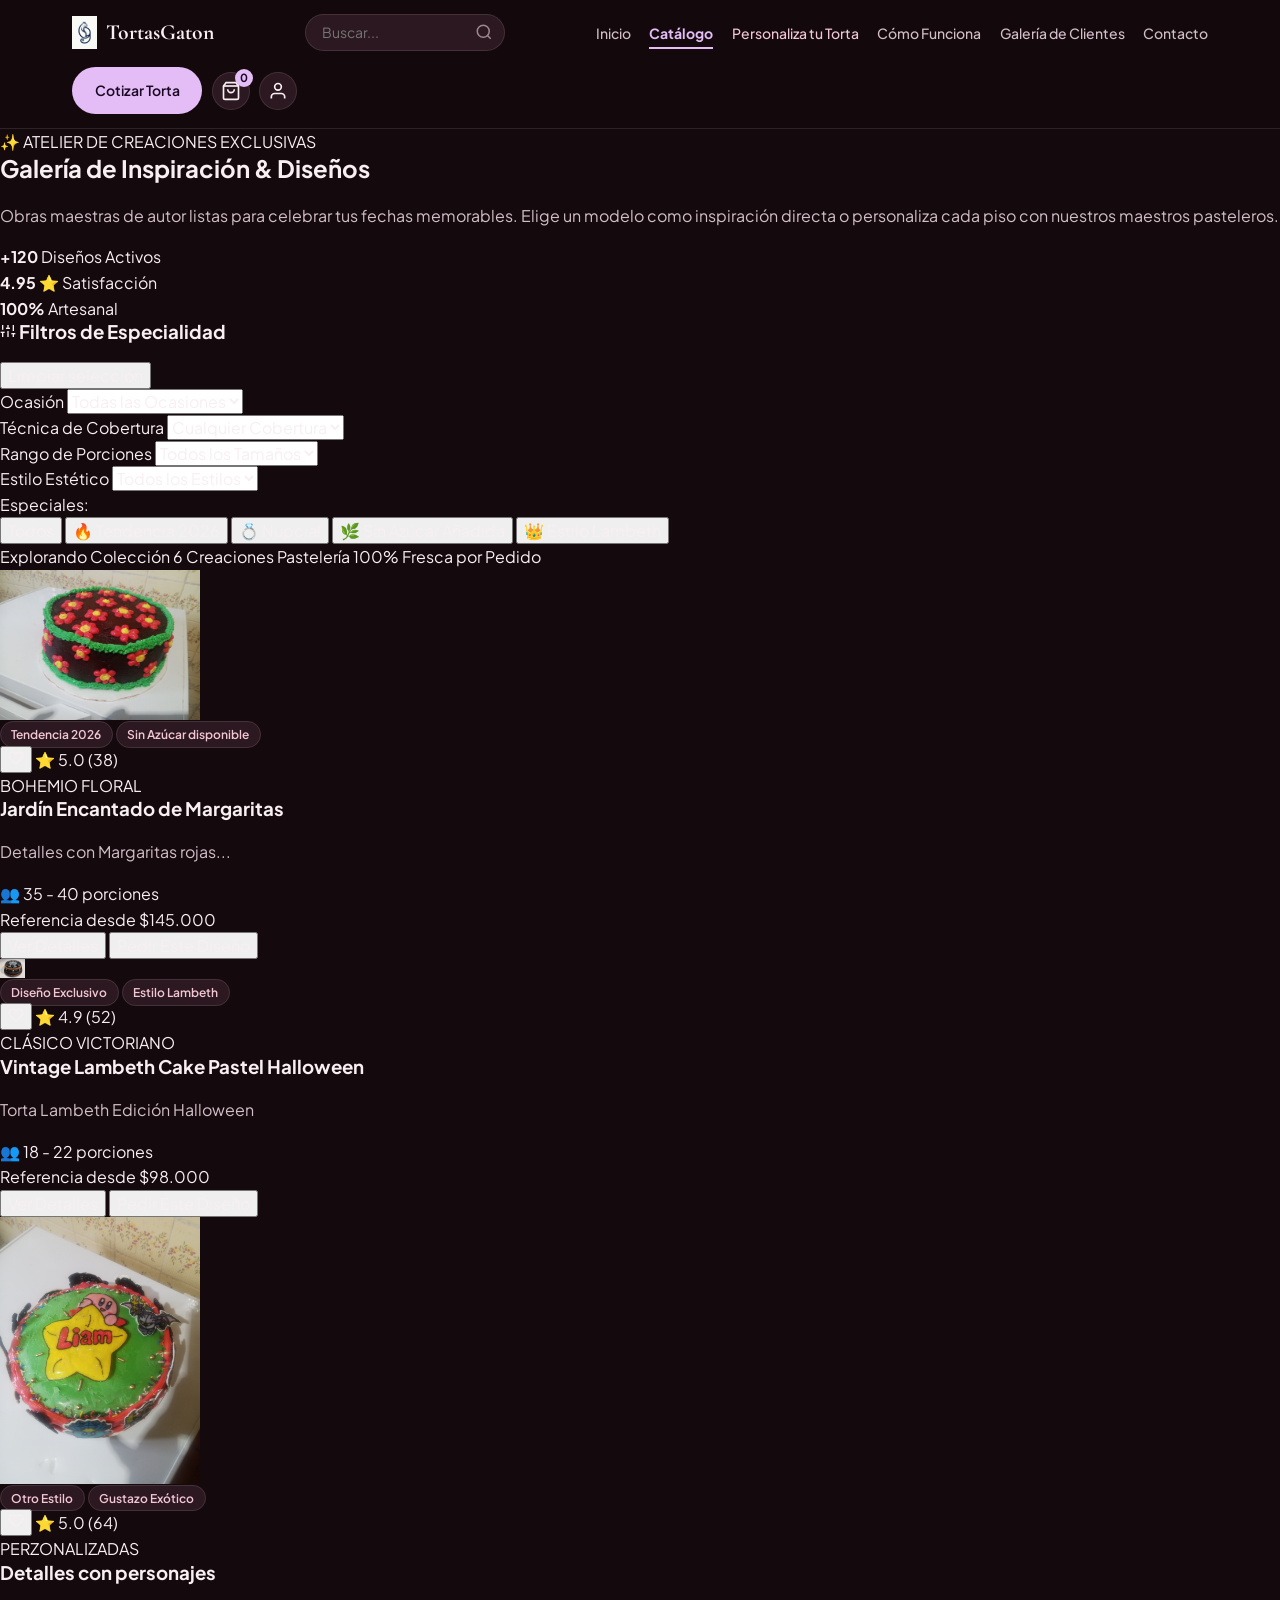
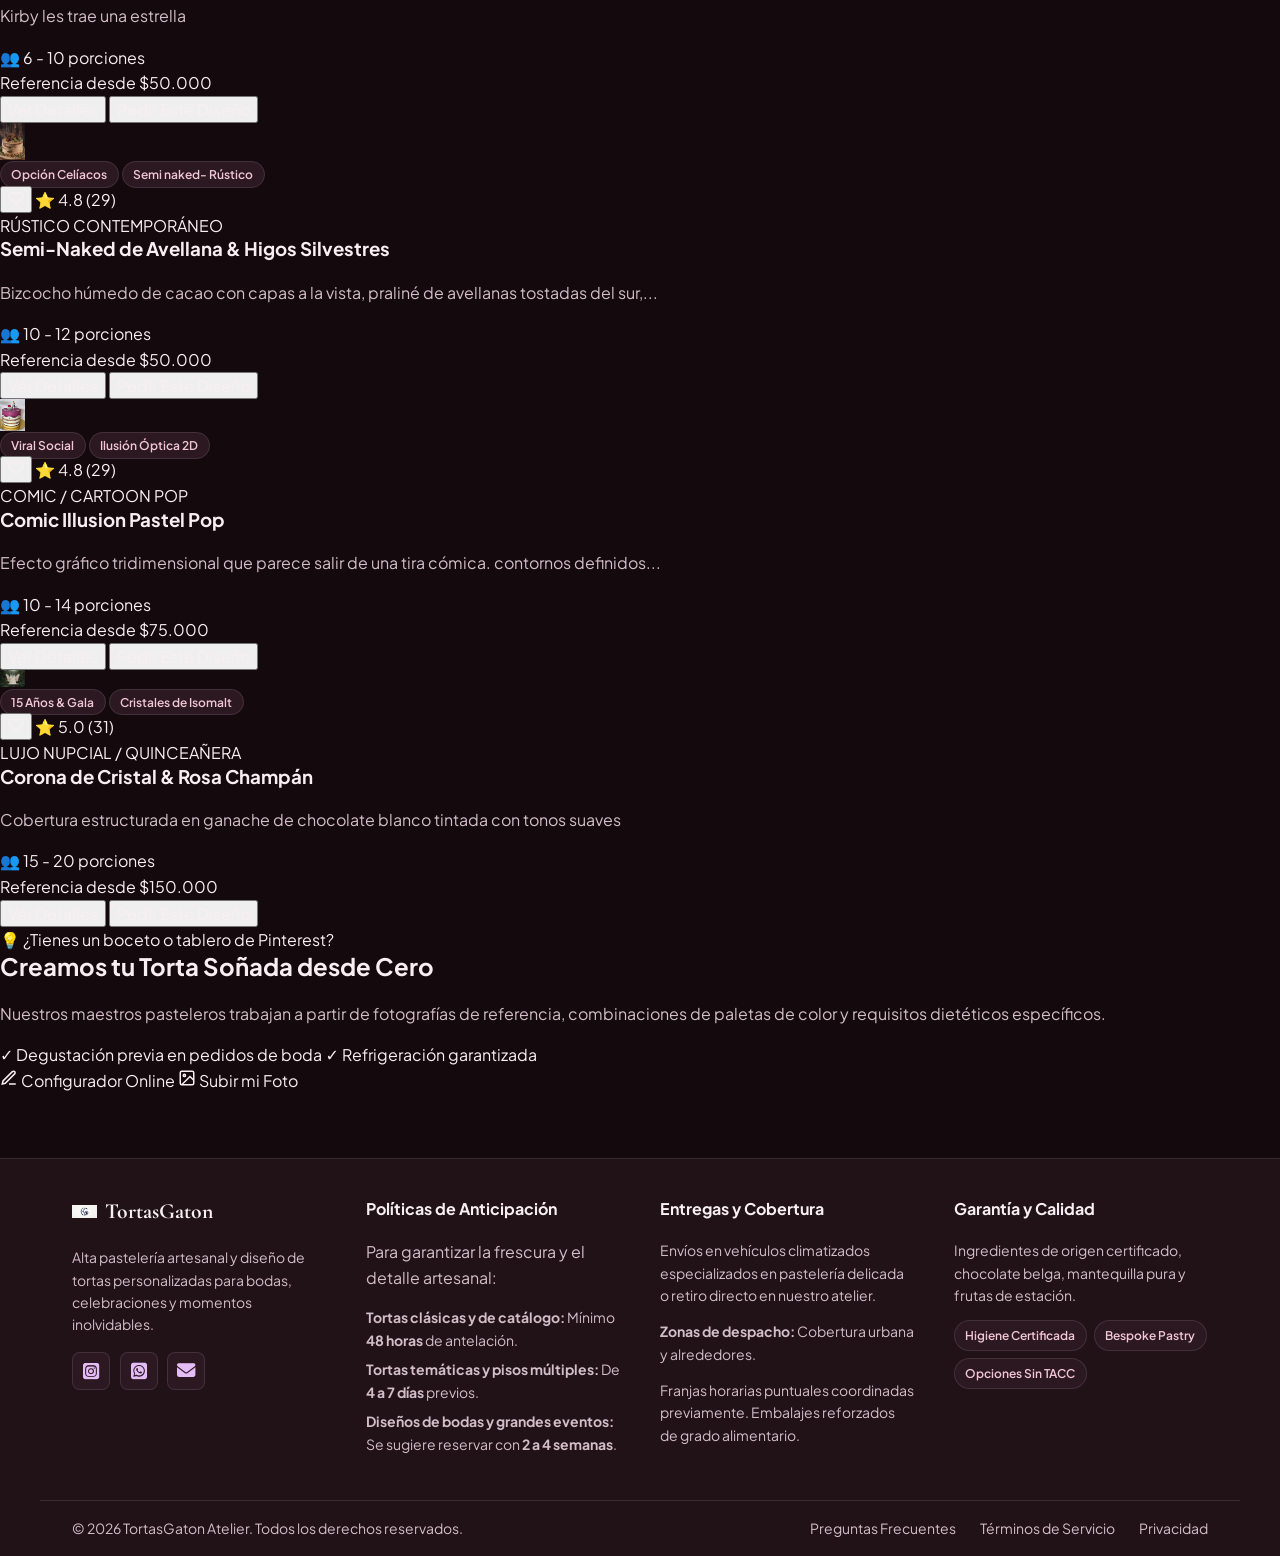
<file: html-ccs/catalogo.html>
<!DOCTYPE html>
<html lang="es">
<head>
    <title> Catalogo - Tortas Gaton</title>
    <link rel="icon" type="image/png" href="../src/assets/images/Logo Gaton V2.png">
    <meta charset="UTF-8">
    <meta name="viewport" content="width=device-width, initial-scale=1.0">
    <meta name="robots" content="index, follow">
    <meta name="theme-color" content="#09f">
    <meta name="description" content="La Torta que quieras te la tengo y si no te la fabrico 😋">
   
    <!-- Inicio iconos del footer -->
    <link rel="stylesheet" href="https://cdnjs.cloudflare.com/ajax/libs/font-awesome/6.5.2/css/all.min.css" />
    <!-- Fin iconos del footer -->
    <!-- Iconos Font Awesome -->
    <link rel="stylesheet" href="https://cdnjs.cloudflare.com/ajax/libs/font-awesome/6.5.2/css/all.min.css" />
    <!-- Fuentes tipográficas (Editorial Serif + Sans limpia) -->
    <link rel="preconnect" href="https://fonts.googleapis.com">
    <link rel="preconnect" href="https://fonts.gstatic.com" crossorigin>
    <link href="https://fonts.googleapis.com/css2?family=Cormorant+Garamond:ital,wght@0,600;0,700;1,600&family=Plus+Jakarta+Sans:wght@400;500;600;700&display=swap" rel="stylesheet">

    <!-- Hojas de estilo TortasGaton -->
    <link rel="stylesheet" href="./variables.css">
    <link rel="stylesheet" href="./global.css">
    <link rel="stylesheet" href="./pages.css">
</head>

<body>
    <!-- 1. BARRA DE NAVEGACIÓN CATÁLOGO-->
    <header>
        <nav class="navbar">
            <a href="index.html" class="logo">
                <img src="../src/assets/images/Logo Gaton V1.png" alt="TortasGaton Logo" width="25">
                <span>TortasGaton</span>
            </a>
    
            <div class="nav-search">
                <form action="/buscar" method="GET">
                    <input type="search" name="q" placeholder="Buscar..." aria-label="Buscar">
                    <button type="submit" aria-label="Buscar">
                        <svg width="18" height="18" viewBox="0 0 24 24" fill="none" stroke="currentColor" stroke-width="2">
                            <circle cx="11" cy="11" r="8"></circle>
                            <line x1="21" y1="21" x2="16.65" y2="16.65"></line>
                        </svg>
                    </button>
                </form>
            </div>
    
            <ul class="nav-links">
                <li><a href="index.html">Inicio</a></li>
                <li><a href="catalogo.html" aria-current="page">Catálogo</a></li>
                <li><a href="personaliza.html" class="btn-highlight">Personaliza tu Torta</a></li>
                <li><a href="funciona.html">Cómo Funciona</a></li>
                <li><a href="clientes.html">Galería de Clientes</a></li>
                <li><a href="contacto.html">Contacto</a></li>
            </ul>
    
            <div class="nav-actions">
                <a href="cotizar.html" class="btn-primary">Cotizar Torta</a>
                <a href="carrito.html" class="btn-icon cart-btn" aria-label="Carrito">
                    <svg width="20" height="20" viewBox="0 0 24 24" fill="none" stroke="currentColor" stroke-width="2">
                        <path d="M6 2L3 6v14a2 2 0 0 0 2 2h14a2 2 0 0 0 2-2V6l-3-4z"></path>
                        <line x1="3" y1="6" x2="21" y2="6"></line>
                        <path d="M16 10a4 4 0 0 1-8 0"></path>
                    </svg>
                    <span class="badge">0</span>
                </a>
                <a href="cuenta.html" class="btn-icon account-btn" aria-label="Cuenta">
                    <svg width="20" height="20" viewBox="0 0 24 24" fill="none" stroke="currentColor" stroke-width="2">
                        <path d="M20 21v-2a4 4 0 0 0-4-4H8a4 4 0 0 0-4 4v2"></path>
                        <circle cx="12" cy="7" r="4"></circle>
                    </svg>
                </a>
            </div>
        </nav>
    </header>

    <!-- 2. Sección: Encabezado y filtros de Catálogo-->
    <main class="catalog-main">
        <section class="catalog-hero-section">
            <div class="catalog-intro">
                <!-- Etiqueta superior -->
                <div class="catalog-badge">
                    <span>✨ ATELIER DE CREACIONES EXCLUSIVAS</span>
                </div>
                <!-- Título y descripción-->
                <h1>Galería de Inspiración & Diseños</h1>
                <p>Obras maestras de autor listas para celebrar tus fechas memorables. Elige un modelo como inspiración directa o personaliza cada piso con nuestros maestros pasteleros. </p>
            </div>
            <!-- Estadísticas del catálogo (a la derecha) -->
            <div class="catalog-stats">
                <div class="stat-box">
                    <strong>+120</strong>
                    <span>Diseños Activos</span>
                </div>
                <div class="stat-box">
                    <strong>4.95 ⭐</strong>
                    <span>Satisfacción</span>
                </div>
                <div class="stat-box">
                    <strong>100%</strong>
                    <span>Artesanal</span>
                </div>
            </div>
        </section>

        <!-- Sección de Filtros de Especialidad -->
        <section class="filters-container">
            <div class="filters-header">
                <h3>
                    <svg width="16" height="16" viewBox="0 0 24 24" fill="none" stroke="currentColor" stroke-width="2">
                        <line x1="4" y1="21" x2="4" y2="14"></line>
                        <line x1="4" y1="10" x2="4" y2="3"></line>
                        <line x1="12" y1="21" x2="12" y2="12"></line>
                        <line x1="12" y1="8" x2="12" y2="3"></line>
                        <line x1="20" y1="21" x2="20" y2="16"></line>
                        <line x1="20" y1="12" x2="20" y2="3"></line>
                        <line x1="1" y1="14" x2="7" y2="14"></line>
                        <line x1="9" y1="8" x2="15" y2="8"></line>
                        <line x1="17" y1="16" x2="23" y2="16"></line>
                    </svg>
                    Filtros de Especialidad
                </h3>
                <button class="btn-clear-filters"> Limpiar selección</button>
            </div>

            <!-- Selectores Desplegables-->
            <div class="filters-dropdowns">
                <div class="filter-group">
                    <label>Ocasión</label>
                    <select aria-label="Ocasión">
                        <option>Todas las Ocasiones</option>
                    </select>
                </div>
                <div class="filter-group">
                    <label>Técnica de Cobertura</label>
                    <select aria-label="Técnica de Cobertura">
                        <option>Cualquier Cobertura</option>
                    </select>
                </div>
                <div class="filter-group">
                    <label>Rango de Porciones</label>
                    <select aria-label="Rango de Porciones">
                        <option>Todos los Tamaños</option>
                    </select>
                </div>
                <div class="filter-group">
                    <label>Estilo Estético</label>
                    <select aria-label="Estilo Estético">
                        <option>Todos los Estilos</option>
                    </select>
                </div>
            </div>

            <!-- Etiquetas de Filtros Especiales / Rápidos-->
            <div class="filter-tags-row">
                <span class="tags-label"> Especiales:</span>
                <div class="tags-list">
                    <button class="filter-tag active">Todos</button>
                    <button class="filter-tag">🔥 Tendencia 2026</button>
                    <button class="filter-tag">💍 Nupcial</button>
                    <button class="filter-tag">🌿 Sin Azúcar Añadida</button>
                    <button class="filter-tag">👑 Estilo Lambeth</button>
                </div>
            </div>
        </section>

        <!-- 3. Sección: Cuadrícula de productos del catálogo -->
        <section class="catalog-products-section">
            <!-- Encabezado de la colección -->
            <div class="collection-header">
                <span class="collection-title">Explorando Colección</span>
                <span class="collection-count">6 Creaciones</span>
                <span class="collection-note">Pastelería 100% Fresca por Pedido</span>
            </div>

            <!-- Cuadrícula de Tarjetas -->
            <div class="products-grid">
                <!-- Tarjeta 1: Jardín Encantado -->
                <article class="product-card">
                    <div class="product-image-container">
                        <img src="../src/assets/images/Floral.jpg" alt="Floral" width="200">
                        <div class="card-badges-top">
                            <span class="badge-tag trend">Tendencia 2026</span>
                            <span class="badge-tag info">Sin Azúcar disponible</span>    
                        </div>
                        <button class="btn-favorite" aria-label="Guardar en favoritos">
                            <svg width="16" height="16" viewBox="0 0 24 24" fill="none" stroke="currentColor" stroke-width="2">
                                <path d="M20.84 4.61a5.5 5.5 0 0 0-7.78 0L12 5.67l-1.06-1.06a5.5 5.5 0 0 0-7.78 7.78l1.06 1.06L12 21.23l7.78-7.78 1.06-1.06a5.5 5.5 0 0 0 0-7.78z"></path>
                            </svg>
                        </button>
                        <span class="rating-tag">⭐ 5.0 (38)</span>
                    </div>
                    <div class="product-info">
                        <span class="product-category">BOHEMIO FLORAL</span>
                        <h3>Jardín Encantado de Margaritas</h3>
                        <p>Detalles con Margaritas rojas...</p>
                        
                        <div class="product-meta-row">
                            <span class="portions">👥 35 - 40 porciones</span>
                            <div class="price-box">
                                <span class="price-label">Referencia desde</span>
                                <span class="price-amount">$145.000</span>
                            </div>
                        </div>
                    </div>
                    <div class="products-actions">
                        <button class="btn-secondary-action">Ver Detalles</button>
                        <button class="btn-primary-action">Pedir Este Diseño</button>
                    </div>    
                </article>

                <!-- Tarjeta 2: Clásico Victoriano (Lambeth) -->
                <article class="product-card">
                    <div class="product-image-container">
                        <img src="../src/assets/images/Torta Lambeth.jpeg" alt="Torta Lambeth" width="25">
                        <div class="card-badges-top">
                            <span class="badge-tag trend">Diseño Exclusivo</span>
                            <span class="badge-tag info">Estilo Lambeth</span>    
                        </div>
                        <button class="btn-favorite" aria-label="Guardar en favoritos">
                            <svg width="16" height="16" viewBox="0 0 24 24" fill="none" stroke="currentColor" stroke-width="2">
                                <path d="M20.84 4.61a5.5 5.5 0 0 0-7.78 0L12 5.67l-1.06-1.06a5.5 5.5 0 0 0-7.78 7.78l1.06 1.06L12 21.23l7.78-7.78 1.06-1.06a5.5 5.5 0 0 0 0-7.78z"></path>
                            </svg>
                        </button>
                        <span class="rating-tag">⭐ 4.9 (52)</span>
                    </div>
                    <div class="product-info">
                        <span class="product-category">CLÁSICO VICTORIANO</span>
                        <h3>Vintage Lambeth Cake Pastel Halloween</h3>
                        <p>Torta Lambeth Edición Halloween</p>
                        
                        <div class="product-meta-row">
                            <span class="portions">👥 18 - 22 porciones</span>
                            <div class="price-box">
                                <span class="price-label">Referencia desde</span>
                                <span class="price-amount">$98.000</span>
                            </div>
                        </div>
                    </div>
                    <div class="products-actions">
                        <button class="btn-secondary-action">Ver Detalles</button>
                        <button class="btn-primary-action">Pedir Este Diseño</button>
                    </div>    
                </article>

                <!-- Tarjeta 3: Minimalismo Escultórico (Magnolia) -->
                <article class="product-card">
                    <div class="product-image-container">
                        <img src="../src/assets/images/Kirby Liam.jpg" alt="LiamKirby" width="200">
                        <div class="card-badges-top">
                            <span class="badge-tag trend">Otro Estilo</span>
                            <span class="badge-tag info">Gustazo Exótico</span>    
                        </div>
                        <button class="btn-favorite" aria-label="Guardar en favoritos">
                            <svg width="16" height="16" viewBox="0 0 24 24" fill="none" stroke="currentColor" stroke-width="2">
                                <path d="M20.84 4.61a5.5 5.5 0 0 0-7.78 0L12 5.67l-1.06-1.06a5.5 5.5 0 0 0-7.78 7.78l1.06 1.06L12 21.23l7.78-7.78 1.06-1.06a5.5 5.5 0 0 0 0-7.78z"></path>
                            </svg>
                        </button>
                        <span class="rating-tag">⭐ 5.0 (64)</span>
                    </div>
                    <div class="product-info">
                        <span class="product-category">PERZONALIZADAS</span>
                        <h3>Detalles con personajes</h3>
                        <p>Kirby les trae una estrella</p>
                        
                        <div class="product-meta-row">
                            <span class="portions">👥 6 - 10 porciones</span>
                            <div class="price-box">
                                <span class="price-label">Referencia desde</span>
                                <span class="price-amount">$50.000</span>
                            </div>
                        </div>
                    </div>
                    <div class="products-actions">
                        <button class="btn-secondary-action">Ver Detalles</button>
                        <button class="btn-primary-action">Pedir Este Diseño</button>
                    </div>    
                </article>

                <!-- Tarjeta 4: Opcion celíaca -->
                <article class="product-card">
                    <div class="product-image-container">
                        <img src="../src/assets/images/tarta-de-chocolate-y-avellanas.webp" alt="Torta Semi-Naked" width="25">
                        <div class="card-badges-top">
                            <span class="badge-tag trend">Opción Celíacos</span>
                            <span class="badge-tag info">Semi naked- Rústico</span>    
                        </div>
                        <button class="btn-favorite" aria-label="Guardar en favoritos">
                            <svg width="16" height="16" viewBox="0 0 24 24" fill="none" stroke="currentColor" stroke-width="2">
                                <path d="M20.84 4.61a5.5 5.5 0 0 0-7.78 0L12 5.67l-1.06-1.06a5.5 5.5 0 0 0-7.78 7.78l1.06 1.06L12 21.23l7.78-7.78 1.06-1.06a5.5 5.5 0 0 0 0-7.78z"></path>
                            </svg>
                        </button>
                        <span class="rating-tag">⭐ 4.8 (29)</span>
                    </div>
                    <div class="product-info">
                        <span class="product-category">RÚSTICO CONTEMPORÁNEO</span>
                        <h3>Semi-Naked de Avellana & Higos Silvestres</h3>
                        <p>Bizcocho húmedo de cacao con capas a la vista, praliné de avellanas tostadas del sur,...</p>
                        
                        <div class="product-meta-row">
                            <span class="portions">👥 10 - 12 porciones</span>
                            <div class="price-box">
                                <span class="price-label">Referencia desde</span>
                                <span class="price-amount">$50.000</span>
                            </div>
                        </div>
                    </div>
                    <div class="products-actions">
                        <button class="btn-secondary-action">Ver Detalles</button>
                        <button class="btn-primary-action">Pedir Este Diseño</button>
                    </div>    
                </article>

                <!-- Tarjeta 5: Comic 2D torta -->
                <article class="product-card">
                    <div class="product-image-container">
                        <img src="../src/assets/images/Torta 2D.jpg" alt="Torta 2D" width="25">
                        <div class="card-badges-top">
                            <span class="badge-tag trend">Viral Social</span>
                            <span class="badge-tag info">Ilusión Óptica 2D</span>    
                        </div>
                        <button class="btn-favorite" aria-label="Guardar en favoritos">
                            <svg width="16" height="16" viewBox="0 0 24 24" fill="none" stroke="currentColor" stroke-width="2">
                                <path d="M20.84 4.61a5.5 5.5 0 0 0-7.78 0L12 5.67l-1.06-1.06a5.5 5.5 0 0 0-7.78 7.78l1.06 1.06L12 21.23l7.78-7.78 1.06-1.06a5.5 5.5 0 0 0 0-7.78z"></path>
                            </svg>
                        </button>
                        <span class="rating-tag">⭐ 4.8 (29)</span>
                    </div>
                    <div class="product-info">
                        <span class="product-category">COMIC / CARTOON POP</span>
                        <h3>Comic Illusion Pastel Pop</h3>
                        <p>Efecto gráfico tridimensional que parece salir de una tira cómica. contornos definidos...</p>
                        
                        <div class="product-meta-row">
                            <span class="portions">👥 10 - 14 porciones</span>
                            <div class="price-box">
                                <span class="price-label">Referencia desde</span>
                                <span class="price-amount">$75.000</span>
                            </div>
                        </div>
                    </div>
                    <div class="products-actions">
                        <button class="btn-secondary-action">Ver Detalles</button>
                        <button class="btn-primary-action">Pedir Este Diseño</button>
                    </div>    
                </article>

                <!-- Tarjeta 6: 15 años & gala -->
                <article class="product-card">
                    <div class="product-image-container">
                        <img src="../src/assets/images/Torta corona cristal.webp" alt="Torta 2D" width="25">
                        <div class="card-badges-top">
                            <span class="badge-tag trend">15 Años & Gala</span>
                            <span class="badge-tag info">Cristales de Isomalt</span>    
                        </div>
                        <button class="btn-favorite" aria-label="Guardar en favoritos">
                            <svg width="16" height="16" viewBox="0 0 24 24" fill="none" stroke="currentColor" stroke-width="2">
                                <path d="M20.84 4.61a5.5 5.5 0 0 0-7.78 0L12 5.67l-1.06-1.06a5.5 5.5 0 0 0-7.78 7.78l1.06 1.06L12 21.23l7.78-7.78 1.06-1.06a5.5 5.5 0 0 0 0-7.78z"></path>
                            </svg>
                        </button>
                        <span class="rating-tag">⭐ 5.0 (31)</span>
                    </div>
                    <div class="product-info">
                        <span class="product-category">LUJO NUPCIAL / QUINCEAÑERA</span>
                        <h3>Corona de Cristal & Rosa Champán</h3>
                        <p>Cobertura estructurada en ganache de chocolate blanco tintada con tonos suaves</p>
                        
                        <div class="product-meta-row">
                            <span class="portions">👥 15 - 20 porciones</span>
                            <div class="price-box">
                                <span class="price-label">Referencia desde</span>
                                <span class="price-amount">$150.000</span>
                            </div>
                        </div>
                    </div>
                    <div class="products-actions">
                        <button class="btn-secondary-action">Ver Detalles</button>
                        <button class="btn-primary-action">Pedir Este Diseño</button>
                    </div>    
                </article>
            </div>
        </section>

        <!-- 4. SECCIÓN CTA: CREAMOS TU TORTA SOÑADA -->
        <section class="custom-cake-cta">
            <div class="cta-banner-content">
                <div class="cta-top-tag">
                    <span>💡 ¿Tienes un boceto o tablero de Pinterest?</span>
                </div>
            
                <h2>Creamos tu Torta Soñada desde Cero</h2>
                <p>Nuestros maestros pasteleros trabajan a partir de fotografías de referencia, combinaciones de paletas de color y requisitos dietéticos específicos.</p>
            
                <div class="cta-features-list">
                    <span>✓ Degustación previa en pedidos de boda</span>
                    <span>✓ Refrigeración garantizada</span>
                </div>

                <div class="cta-buttons">
                    <a href="personaliza.html" class="btn-configurator">
                        <svg width="18" height="18" viewBox="0 0 24 24" fill="none" stroke="currentColor" stroke-width="2">
                            <path d="M12 20h9"></path>
                            <path d="M16.5 3.5a2.121 2.121 0 0 1 3 3L7 19l-4 1 1-4L16.5 3.5z"></path>
                        </svg>
                        Configurador Online
                    </a>
                    <a href="contacto.html" class="btn-upload-photo">
                        <svg width="18" height="18" viewBox="0 0 24 24" fill="none" stroke="currentColor" stroke-width="2">
                            <rect x="3" y="3" width="18" height="18" rx="2" ry="2"></rect>
                            <circle cx="8.5" cy="8.5" r="1.5"></circle>
                            <polyline points="21 15 16 10 5 21"></polyline>
                        </svg>
                        Subir mi Foto
                    </a>
                </div>
            </div>
        </section>
    </main>

    <!-- 5. FOOTER PRINCIPAL -->
    <footer>
        <div class="footer-container">
            <div class="footer-brand">
                <h3 class="brand-title">
                    <img src="../src/assets/images/Logo Gaton V2.png" alt="TortasGatonV2 Logo" width="25" class="footer-logo"> 
                    TortasGaton
                </h3>
                <p>Alta pastelería artesanal y diseño de tortas personalizadas para bodas, celebraciones y momentos inolvidables.</p>
                
                <div class="footer-socials">
                    <a href="https://instagram.com" target="_blank" rel="noopener noreferrer" class="btn" aria-label="Instagram">
                        <i class="fa-brands fa-square-instagram" aria-hidden="true"></i>   
                    </a>
                    <a href="https://wa.me/5491134567890" target="_blank" rel="noopener noreferrer" class="btn" aria-label="Chat de WhatsApp">
                        <i class="fa-brands fa-square-whatsapp" aria-hidden="true"></i>
                    </a>
                    <a href="mailto:pedidos@tortasgaton.com" class="btn" aria-label="Correo Electrónico">
                        <i class="fa-solid fa-envelope" aria-hidden="true"></i>
                    </a>
                </div>
            </div>
    
            <div class="footer-links">
                <h4>Políticas de Anticipación</h4>
                <p>Para garantizar la frescura y el detalle artesanal:</p>
                <ul>
                    <li><strong>Tortas clásicas y de catálogo:</strong> Mínimo <strong>48 horas</strong> de antelación.</li>
                    <li><strong>Tortas temáticas y pisos múltiples:</strong> De <strong>4 a 7 días</strong> previos.</li>
                    <li><strong>Diseños de bodas y grandes eventos:</strong> Se sugiere reservar con <strong>2 a 4 semanas</strong>.</li>
                </ul>
            </div>
    
            <div class="footer-info">
                <h4>Entregas y Cobertura</h4>
                <p>Envíos en vehículos climatizados especializados en pastelería delicada o retiro directo en nuestro atelier.</p>
                <p><strong>Zonas de despacho:</strong> Cobertura urbana y alrededores.</p>
                <p>Franjas horarias puntuales coordinadas previamente. Embalajes reforzados de grado alimentario.</p>
            </div>
    
            <div class="footer-warranty">
                <h4>Garantía y Calidad</h4>
                <p>Ingredientes de origen certificado, chocolate belga, mantequilla pura y frutas de estación.</p>
                <div class="footer-badges">
                    <span class="badge-tag">Higiene Certificada</span>
                    <span class="badge-tag">Bespoke Pastry</span>
                    <span class="badge-tag">Opciones Sin TACC</span>
                </div>
            </div>
        </div>
    
        <div class="footer-bottom">
            <p>&copy; 2026 TortasGaton Atelier. Todos los derechos reservados.</p>
            <ul class="footer-legal">
                <li><a href="funciona.html#faq">Preguntas Frecuentes</a></li>
                <li><a href="terminos.html#terminos">Términos de Servicio</a></li>
                <li><a href="privacidad.html#privacidad">Privacidad</a></li>
            </ul>
        </div>
    </footer>
</body>
</html>
</file>
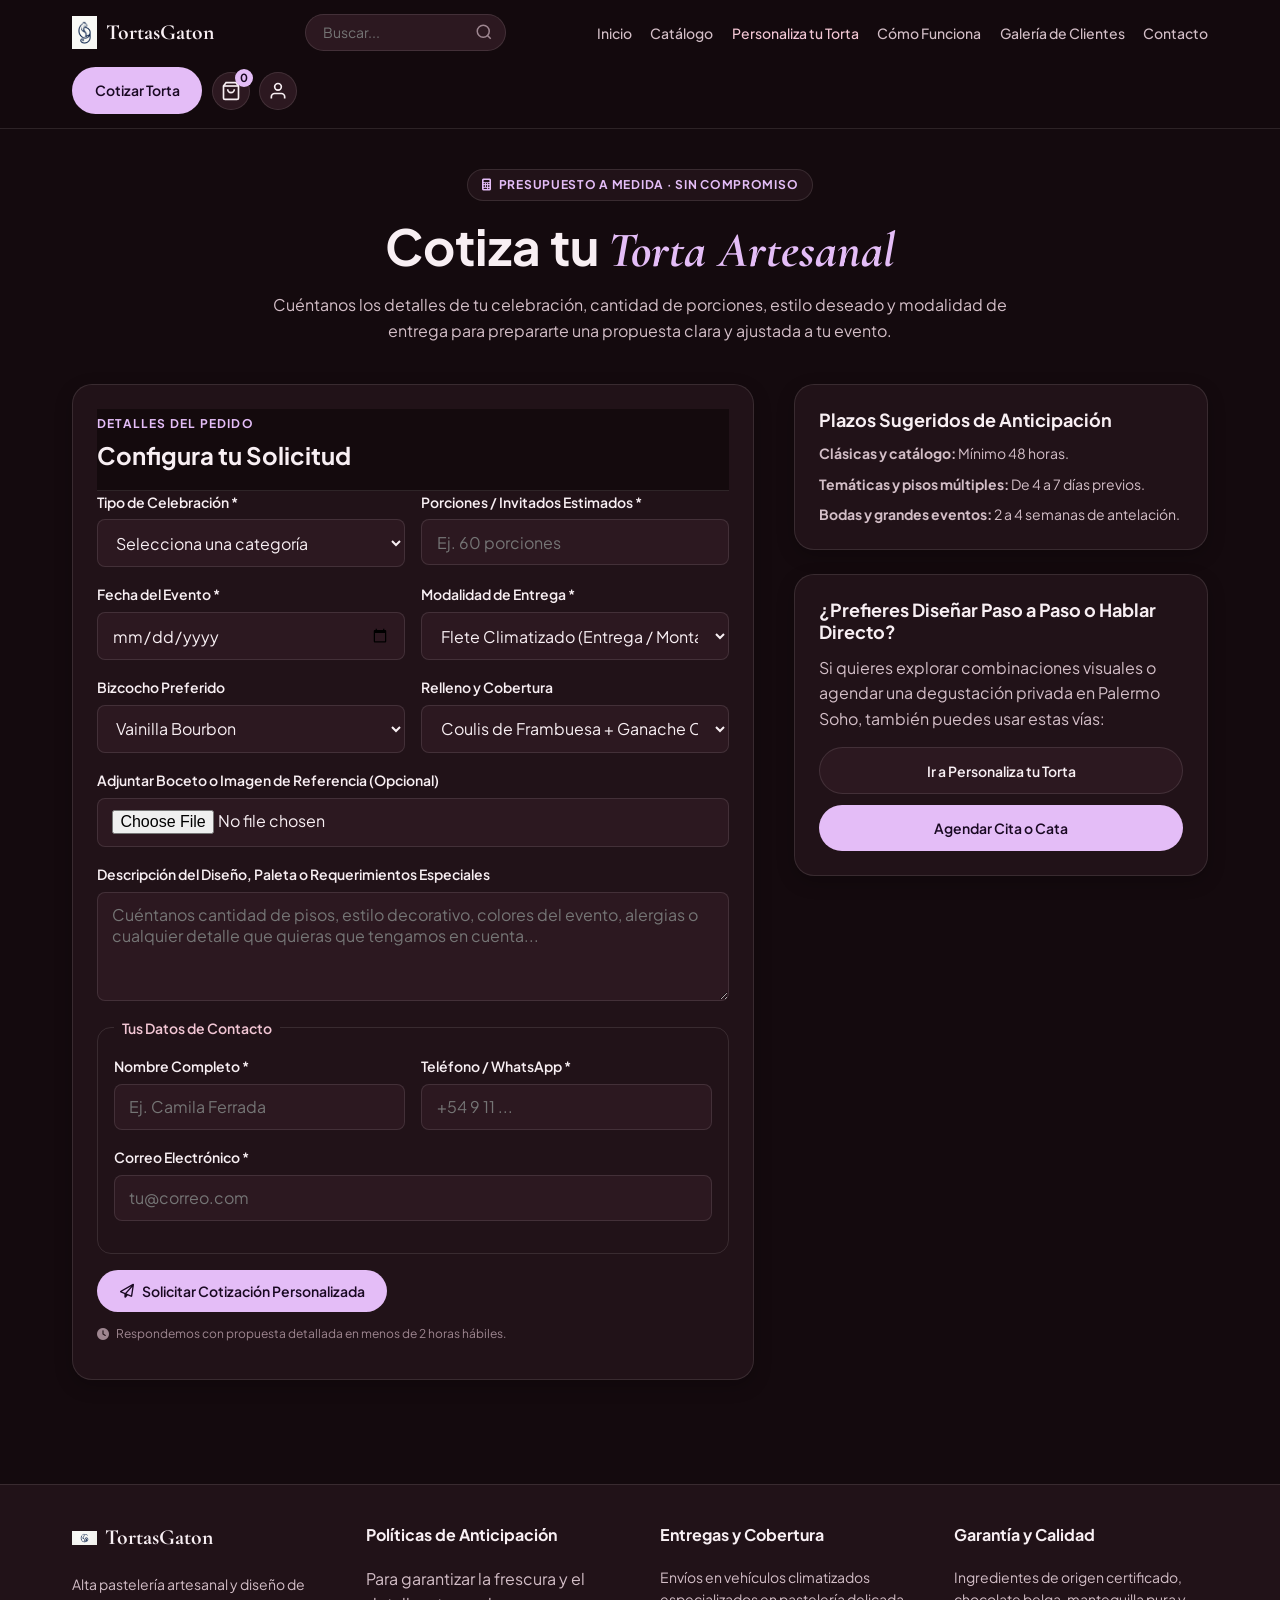
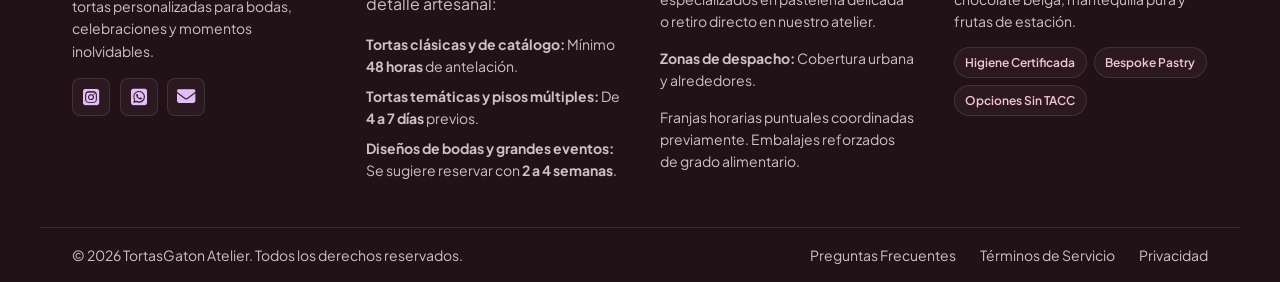
<file: html-ccs/cotizar.html>
<!DOCTYPE html>
<html lang="es">
<head>
    <title>Cotizar Torta - TortasGaton</title>
    <link rel="icon" type="image/png" href="../src/assets/images/Logo Gaton V2.png">
    <meta charset="UTF-8">
    <meta name="viewport" content="width=device-width, initial-scale=1.0">
    <meta name="robots" content="index, follow">
    <meta name="theme-color" content="#09f">
    <meta name="description" content="Solicita tu cotización personalizada para tortas artesanales, bodas y celebraciones en TortasGaton Atelier.">
    
    <!-- Iconos Font Awesome -->
    <link rel="stylesheet" href="https://cdnjs.cloudflare.com/ajax/libs/font-awesome/6.5.2/css/all.min.css" />
	<!-- Iconos Font Awesome -->
    <link rel="stylesheet" href="https://cdnjs.cloudflare.com/ajax/libs/font-awesome/6.5.2/css/all.min.css" />
    <!-- Fuentes tipográficas (Editorial Serif + Sans limpia) -->
    <link rel="preconnect" href="https://fonts.googleapis.com">
    <link rel="preconnect" href="https://fonts.gstatic.com" crossorigin>
    <link href="https://fonts.googleapis.com/css2?family=Cormorant+Garamond:ital,wght@0,600;0,700;1,600&family=Plus+Jakarta+Sans:wght@400;500;600;700&display=swap" rel="stylesheet">

    <!-- Hojas de estilo TortasGaton -->
    <link rel="stylesheet" href="./variables.css">
    <link rel="stylesheet" href="./global.css">
    <link rel="stylesheet" href="./pages.css">
</head>

<body>
    <!-- 1. BARRA DE NAVEGACIÓN -->
    <header>
		<nav class="navbar">
			<a href="index.html" class="logo">
				<img src="../src/assets/images/Logo Gaton V1.png" alt="TortasGaton Logo" width="25">
				<span>TortasGaton</span>
			</a>
	
			<div class="nav-search">
				<form action="/buscar" method="GET">
					<input type="search" name="q" placeholder="Buscar..." aria-label="Buscar">
					<button type="submit" aria-label="Buscar">
						<svg width="18" height="18" viewBox="0 0 24 24" fill="none" stroke="currentColor" stroke-width="2">
							<circle cx="11" cy="11" r="8"></circle>
							<line x1="21" y1="21" x2="16.65" y2="16.65"></line>
						</svg>
					</button>
				</form>
			</div>
	
			<ul class="nav-links">
				<li><a href="index.html">Inicio</a></li>
				<li><a href="catalogo.html">Catálogo</a></li>
				<li><a href="personaliza.html" class="btn-highlight">Personaliza tu Torta</a></li>
				<li><a href="funciona.html">Cómo Funciona</a></li>
				<li><a href="clientes.html">Galería de Clientes</a></li>
				<li><a href="contacto.html">Contacto</a></li>
			</ul>
	
			<div class="nav-actions">
				<a href="cotizar.html" class="btn-primary" aria-current="page">Cotizar Torta</a>
				<a href="carrito.html" class="btn-icon cart-btn" aria-label="Carrito">
					<svg width="20" height="20" viewBox="0 0 24 24" fill="none" stroke="currentColor" stroke-width="2">
						<path d="M6 2L3 6v14a2 2 0 0 0 2 2h14a2 2 0 0 0 2-2V6l-3-4z"></path>
						<line x1="3" y1="6" x2="21" y2="6"></line>
						<path d="M16 10a4 4 0 0 1-8 0"></path>
					</svg>
					<span class="badge">0</span>
				</a>
				<a href="cuenta.html" class="btn-icon account-btn" aria-label="Cuenta">
					<svg width="20" height="20" viewBox="0 0 24 24" fill="none" stroke="currentColor" stroke-width="2">
						<path d="M20 21v-2a4 4 0 0 0-4-4H8a4 4 0 0 0-4 4v2"></path>
						<circle cx="12" cy="7" r="4"></circle>
					</svg>
				</a>
			</div>
		</nav>
	</header>

    <!-- 2. CONTENIDO PRINCIPAL: COTIZAR TORTA -->
    <main class="quote-main">
        <!-- Encabezado principal -->
        <section class="quote-hero" aria-labelledby="quote-hero-title">
            <div class="quote-badge">
                <i class="fa-solid fa-calculator" aria-hidden="true"></i>
                <span>PRESUPUESTO A MEDIDA · SIN COMPROMISO</span>
            </div>

            <h1 id="quote-hero-title">Cotiza tu <em>Torta Artesanal</em></h1>
            <p>Cuéntanos los detalles de tu celebración, cantidad de porciones, estilo deseado y modalidad de entrega para prepararte una propuesta clara y ajustada a tu evento.</p>
        </section>

        <!-- Formulario de cotización y resumen guía -->
        <section class="quote-builder-section" aria-labelledby="quote-form-title">
            <div class="quote-two-column-grid">
                <!-- Columna izquierda: Formulario detallado -->
                <div class="quote-form-card">
                    <header class="quote-form-header">
                        <span class="section-eyebrow">DETALLES DEL PEDIDO</span>
                        <h2 id="quote-form-title">Configura tu Solicitud</h2>
                    </header>

                    <form class="quote-request-form" action="/cotizar" method="POST" enctype="multipart/form-data">
                        <div class="form-row-2col">
                            <div class="form-group">
                                <label for="cot-tipo-evento">Tipo de Celebración <span aria-hidden="true">*</span></label>
                                <select id="cot-tipo-evento" name="tipo_evento" required>
                                    <option value="">Selecciona una categoría</option>
                                    <option value="boda-aniversario">Boda / Aniversario</option>
                                    <option value="cumpleanos-infantil">Cumpleaños Infantil / Escultórica 3D</option>
                                    <option value="cumpleanos-tematico">Cumpleaños / Fiesta Temática</option>
                                    <option value="baby-shower">Baby Shower / Revelación</option>
                                    <option value="corporativo-graduacion">Corporativo / Graduación</option>
                                    <option value="clasica-catalogo">Torta Clásica de Catálogo</option>
                                </select>
                            </div>

                            <div class="form-group">
                                <label for="cot-porciones">Porciones / Invitados Estimados <span aria-hidden="true">*</span></label>
                                <input type="number" id="cot-porciones" name="porciones" min="8" placeholder="Ej. 60 porciones" required>
                            </div>
                        </div>

                        <div class="form-row-2col">
                            <div class="form-group">
                                <label for="cot-fecha">Fecha del Evento <span aria-hidden="true">*</span></label>
                                <input type="date" id="cot-fecha" name="fecha_evento" required>
                            </div>

                            <div class="form-group">
                                <label for="cot-entrega">Modalidad de Entrega <span aria-hidden="true">*</span></label>
                                <select id="cot-entrega" name="modalidad_entrega" required>
                                    <option value="flete-climatizado">Flete Climatizado (Entrega / Montaje)</option>
                                    <option value="retiro-atelier">Retiro en Atelier (Av. Las Hortensias 412)</option>
                                </select>
                            </div>
                        </div>

                        <div class="form-row-2col">
                            <div class="form-group">
                                <label for="cot-bizcocho">Bizcocho Preferido</label>
                                <select id="cot-bizcocho" name="bizcocho">
                                    <option value="vainilla-bourbon">Vainilla Bourbon</option>
                                    <option value="chocolate-70">Chocolate Amargo 70%</option>
                                    <option value="almendra-tostada">Almendra Tostada</option>
                                    <option value="pistacho">Pistacho Siciliano</option>
                                    <option value="red-velvet">Red Velvet Clásica</option>
                                    <option value="sin-tacc">Opción Sin TACC (Consultar)</option>
                                </select>
                            </div>

                            <div class="form-group">
                                <label for="cot-relleno">Relleno y Cobertura</label>
                                <select id="cot-relleno" name="relleno_cobertura">
                                    <option value="frambuesa-ganache-blanco">Coulis de Frambuesa + Ganache Chocolate Blanco</option>
                                    <option value="dulce-leche-merengue">Dulce de Leche Colonial + Merengue Suizo</option>
                                    <option value="frutos-bosque-pistacho">Frutos del Bosque + Crema de Pistacho</option>
                                    <option value="maracuya-chocolate">Curd de Maracuyá + Ganache Chocolate 70%</option>
                                    <option value="a-definir">A definir en consulta / cata</option>
                                </select>
                            </div>
                        </div>

                        <div class="form-group">
                            <label for="cot-referencia">Adjuntar Boceto o Imagen de Referencia (Opcional)</label>
                            <input type="file" id="cot-referencia" name="archivo_referencia" accept="image/*,.pdf">
                        </div>

                        <div class="form-group">
                            <label for="cot-descripcion">Descripción del Diseño, Paleta o Requerimientos Especiales</label>
                            <textarea id="cot-descripcion" name="descripcion_diseno" rows="4" placeholder="Cuéntanos cantidad de pisos, estilo decorativo, colores del evento, alergias o cualquier detalle que quieras que tengamos en cuenta..."></textarea>
                        </div>

                        <fieldset class="form-fieldset">
                            <legend>Tus Datos de Contacto</legend>
                            <div class="form-row-2col">
                                <div class="form-group">
                                    <label for="cot-nombre">Nombre Completo <span aria-hidden="true">*</span></label>
                                    <input type="text" id="cot-nombre" name="nombre" placeholder="Ej. Camila Ferrada" required>
                                </div>

                                <div class="form-group">
                                    <label for="cot-whatsapp">Teléfono / WhatsApp <span aria-hidden="true">*</span></label>
                                    <input type="tel" id="cot-whatsapp" name="whatsapp" placeholder="+54 9 11 ..." required>
                                </div>
                            </div>

                            <div class="form-group">
                                <label for="cot-email">Correo Electrónico <span aria-hidden="true">*</span></label>
                                <input type="email" id="cot-email" name="email" placeholder="tu@correo.com" required>
                            </div>
                        </fieldset>

                        <div class="form-submit-block">
                            <button type="submit" class="btn-submit-primary">
                                <i class="fa-regular fa-paper-plane" aria-hidden="true"></i>
                                <span>Solicitar Cotización Personalizada</span>
                            </button>
                            <p class="form-confirmation-note">
                                <i class="fa-solid fa-clock" aria-hidden="true"></i>
                                <span>Respondemos con propuesta detallada en menos de 2 horas hábiles.</span>
                            </p>
                        </div>
                    </form>
                </div>

                <!-- Columna derecha: Guía rápida de anticipación y apoyo -->
                <aside class="quote-summary-sidebar" aria-label="Guía de anticipación y contacto directo">
                    <article class="quote-guide-card">
                        <h3>Plazos Sugeridos de Anticipación</h3>
                        <ul>
                            <li><strong>Clásicas y catálogo:</strong> Mínimo 48 horas.</li>
                            <li><strong>Temáticas y pisos múltiples:</strong> De 4 a 7 días previos.</li>
                            <li><strong>Bodas y grandes eventos:</strong> 2 a 4 semanas de antelación.</li>
                        </ul>
                    </article>

                    <article class="quote-guide-card">
                        <h3>¿Prefieres Diseñar Paso a Paso o Hablar Directo?</h3>
                        <p>Si quieres explorar combinaciones visuales o agendar una degustación privada en Palermo Soho, también puedes usar estas vías:</p>
                        <div class="quote-sidebar-actions">
                            <a href="personaliza.html" class="btn-secondary-dark">Ir a Personaliza tu Torta</a>
                            <a href="contacto.html" class="btn-primary">Agendar Cita o Cata</a>
                        </div>
                    </article>
                </aside>
            </div>
        </section>
    </main>

    <!-- 3. FOOTER -->
    <footer>
		<div class="footer-container">
			<div class="footer-brand">
				<h3 class="brand-title">
					<img src="../src/assets/images/Logo Gaton V2.png" alt="TortasGatonV2 Logo" width="25" class="footer-logo"> 
					TortasGaton
				</h3>
				<p>Alta pastelería artesanal y diseño de tortas personalizadas para bodas, celebraciones y momentos inolvidables.</p>
				
				<div class="footer-socials">
					<a href="https://instagram.com" target="_blank" rel="noopener noreferrer" class="btn" aria-label="Instagram">
						<i class="fa-brands fa-square-instagram" aria-hidden="true"></i>   
					</a>
					<a href="https://wa.me/5491134567890" target="_blank" rel="noopener noreferrer" class="btn" aria-label="Chat de WhatsApp">
						<i class="fa-brands fa-square-whatsapp" aria-hidden="true"></i>
					</a>
					<a href="mailto:pedidos@tortasgaton.com" class="btn" aria-label="Correo Electrónico">
						<i class="fa-solid fa-envelope" aria-hidden="true"></i>
					</a>
				</div>
			</div>
	
			<div class="footer-links">
				<h4>Políticas de Anticipación</h4>
				<p>Para garantizar la frescura y el detalle artesanal:</p>
				<ul>
					<li><strong>Tortas clásicas y de catálogo:</strong> Mínimo <strong>48 horas</strong> de antelación.</li>
					<li><strong>Tortas temáticas y pisos múltiples:</strong> De <strong>4 a 7 días</strong> previos.</li>
					<li><strong>Diseños de bodas y grandes eventos:</strong> Se sugiere reservar con <strong>2 a 4 semanas</strong>.</li>
				</ul>
			</div>
	
			<div class="footer-info">
				<h4>Entregas y Cobertura</h4>
				<p>Envíos en vehículos climatizados especializados en pastelería delicada o retiro directo en nuestro atelier.</p>
				<p><strong>Zonas de despacho:</strong> Cobertura urbana y alrededores.</p>
				<p>Franjas horarias puntuales coordinadas previamente. Embalajes reforzados de grado alimentario.</p>
			</div>
	
			<div class="footer-warranty">
				<h4>Garantía y Calidad</h4>
				<p>Ingredientes de origen certificado, chocolate belga, mantequilla pura y frutas de estación.</p>
				<div class="footer-badges">
					<span class="badge-tag">Higiene Certificada</span>
					<span class="badge-tag">Bespoke Pastry</span>
					<span class="badge-tag">Opciones Sin TACC</span>
				</div>
			</div>
		</div>
	
		<div class="footer-bottom">
			<p>&copy; 2026 TortasGaton Atelier. Todos los derechos reservados.</p>
			<ul class="footer-legal">
				<li><a href="funciona.html#faq">Preguntas Frecuentes</a></li>
				<li><a href="terminos.html#terminos">Términos de Servicio</a></li>
				<li><a href="privacidad.html#privacidad">Privacidad</a></li>
			</ul>
		</div>
	</footer>
</body>
</html>
</file>
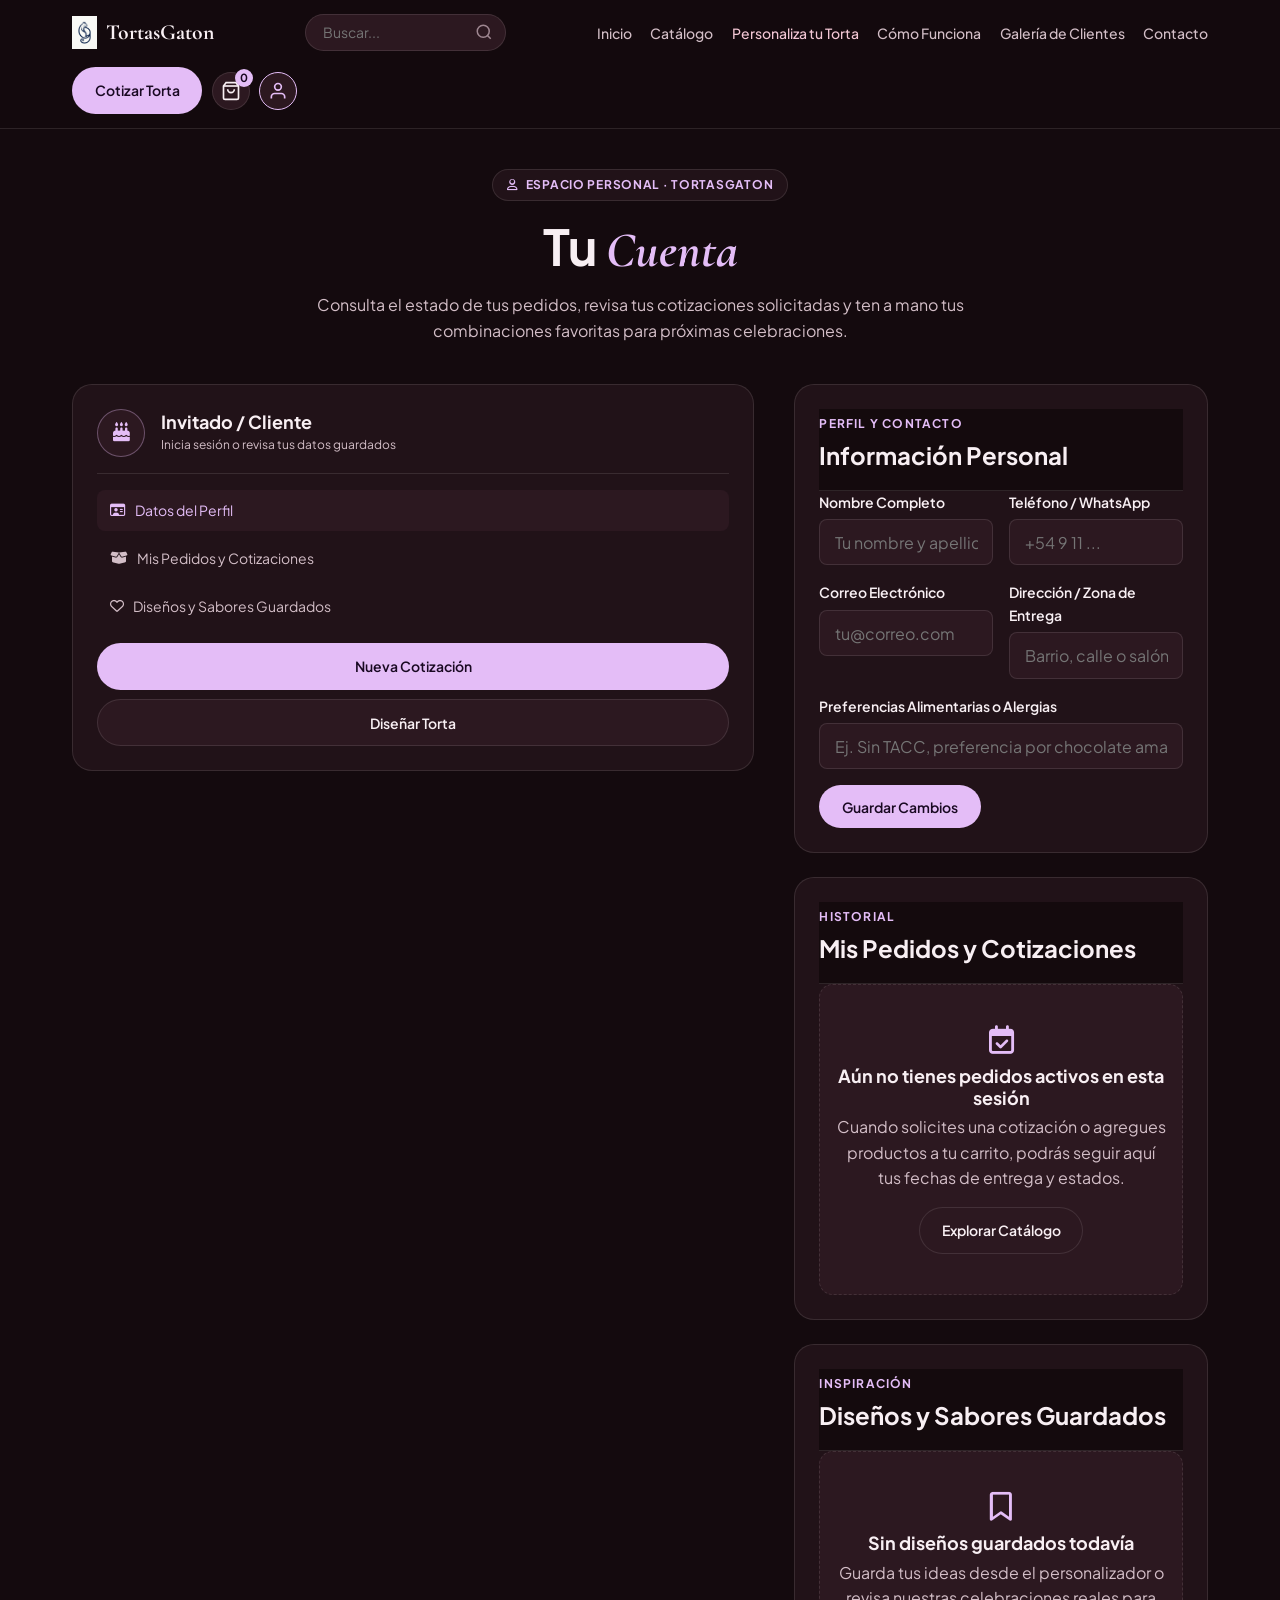
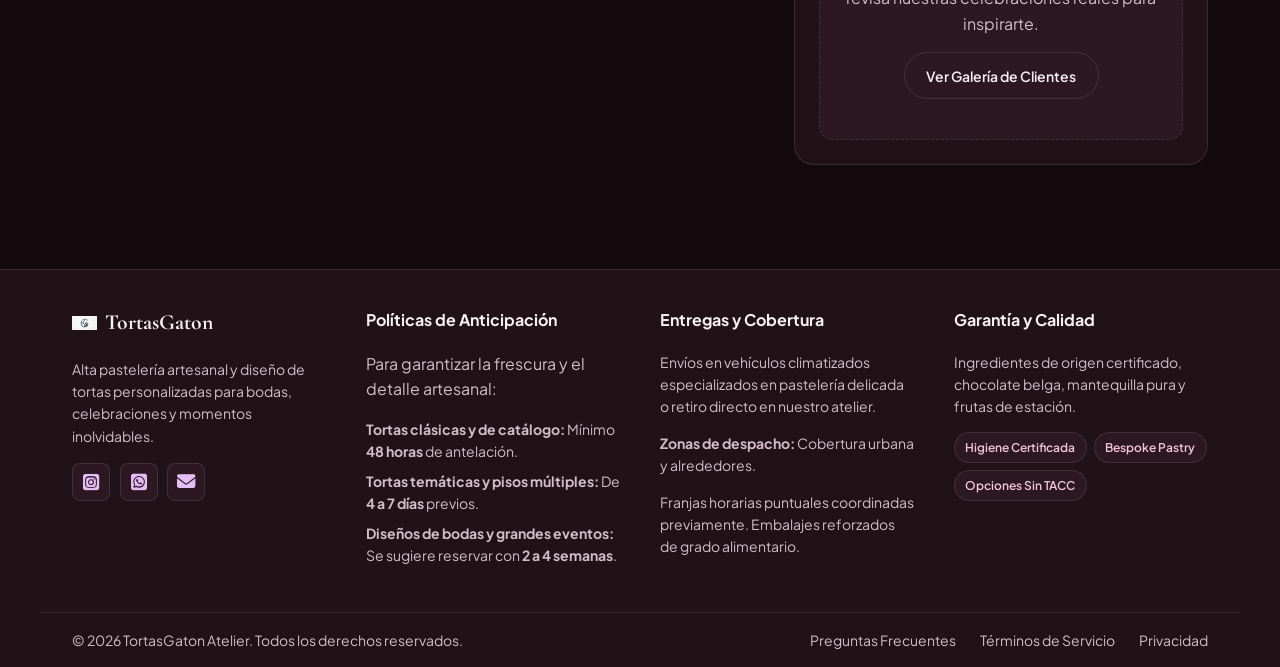
<file: html-ccs/cuenta.html>
<!DOCTYPE html>
<html lang="es">
<head>
    <title>Mi Cuenta - TortasGaton</title>
    <link rel="icon" type="image/png" href="../src/assets/images/Logo Gaton V2.png">
    <meta charset="UTF-8">
    <meta name="viewport" content="width=device-width, initial-scale=1.0">
    <meta name="robots" content="index, follow">
    <meta name="theme-color" content="#09f">
    <meta name="description" content="Gestiona tu perfil, pedidos, cotizaciones y diseños guardados en TortasGaton Atelier.">
    
    <!-- Iconos Font Awesome -->
    <link rel="stylesheet" href="https://cdnjs.cloudflare.com/ajax/libs/font-awesome/6.5.2/css/all.min.css" />
    <!-- Iconos Font Awesome -->
    <link rel="stylesheet" href="https://cdnjs.cloudflare.com/ajax/libs/font-awesome/6.5.2/css/all.min.css" />
    <!-- Fuentes tipográficas (Editorial Serif + Sans limpia) -->
    <link rel="preconnect" href="https://fonts.googleapis.com">
    <link rel="preconnect" href="https://fonts.gstatic.com" crossorigin>
    <link href="https://fonts.googleapis.com/css2?family=Cormorant+Garamond:ital,wght@0,600;0,700;1,600&family=Plus+Jakarta+Sans:wght@400;500;600;700&display=swap" rel="stylesheet">

    <!-- Hojas de estilo TortasGaton -->
    <link rel="stylesheet" href="./variables.css">
    <link rel="stylesheet" href="./global.css">
    <link rel="stylesheet" href="./pages.css">
</head>

<body>
    <!-- 1. BARRA DE NAVEGACIÓN -->
    <header>
        <nav class="navbar">
            <a href="index.html" class="logo">
                <img src="../src/assets/images/Logo Gaton V1.png" alt="TortasGaton Logo" width="25">
                <span>TortasGaton</span>
            </a>
    
            <div class="nav-search">
                <form action="/buscar" method="GET">
                    <input type="search" name="q" placeholder="Buscar..." aria-label="Buscar">
                    <button type="submit" aria-label="Buscar">
                        <svg width="18" height="18" viewBox="0 0 24 24" fill="none" stroke="currentColor" stroke-width="2">
                            <circle cx="11" cy="11" r="8"></circle>
                            <line x1="21" y1="21" x2="16.65" y2="16.65"></line>
                        </svg>
                    </button>
                </form>
            </div>
    
            <ul class="nav-links">
                <li><a href="index.html">Inicio</a></li>
                <li><a href="catalogo.html">Catálogo</a></li>
                <li><a href="personaliza.html" class="btn-highlight">Personaliza tu Torta</a></li>
                <li><a href="funciona.html">Cómo Funciona</a></li>
                <li><a href="clientes.html">Galería de Clientes</a></li>
                <li><a href="contacto.html">Contacto</a></li>
            </ul>
    
            <div class="nav-actions">
                <a href="cotizar.html" class="btn-primary">Cotizar Torta</a>
                <a href="carrito.html" class="btn-icon cart-btn" aria-label="Carrito">
                    <svg width="20" height="20" viewBox="0 0 24 24" fill="none" stroke="currentColor" stroke-width="2">
                        <path d="M6 2L3 6v14a2 2 0 0 0 2 2h14a2 2 0 0 0 2-2V6l-3-4z"></path>
                        <line x1="3" y1="6" x2="21" y2="6"></line>
                        <path d="M16 10a4 4 0 0 1-8 0"></path>
                    </svg>
                    <span class="badge">0</span>
                </a>
                <a href="cuenta.html" class="btn-icon account-btn" aria-label="Cuenta" aria-current="page">
                    <svg width="20" height="20" viewBox="0 0 24 24" fill="none" stroke="currentColor" stroke-width="2">
                        <path d="M20 21v-2a4 4 0 0 0-4-4H8a4 4 0 0 0-4 4v2"></path>
                        <circle cx="12" cy="7" r="4"></circle>
                    </svg>
                </a>
            </div>
        </nav>
    </header>

    <!-- 2. CONTENIDO PRINCIPAL: MI CUENTA -->
    <main class="account-main">
        <!-- Encabezado de cuenta -->
        <section class="account-hero" aria-labelledby="account-hero-title">
            <div class="account-badge">
                <i class="fa-regular fa-user" aria-hidden="true"></i>
                <span>ESPACIO PERSONAL · TORTASGATON</span>
            </div>

            <h1 id="account-hero-title">Tu <em>Cuenta</em></h1>
            <p>Consulta el estado de tus pedidos, revisa tus cotizaciones solicitadas y ten a mano tus combinaciones favoritas para próximas celebraciones.</p>
        </section>

        <!-- Panel principal de cuenta -->
        <section class="account-dashboard-section" aria-label="Panel de gestión de cuenta">
            <div class="account-two-column-grid">
                <!-- Columna izquierda: Resumen de perfil y accesos -->
                <aside class="account-sidebar" aria-label="Menú y resumen de cuenta">
                    <div class="account-profile-card">
                        <div class="account-avatar" aria-hidden="true">
                            <i class="fa-solid fa-cake-candles"></i>
                        </div>
                        <div>
                            <h2>Invitado / Cliente</h2>
                            <p>Inicia sesión o revisa tus datos guardados</p>
                        </div>
                    </div>

                    <nav class="account-nav-menu" aria-label="Secciones de la cuenta">
                        <ul>
                            <li><a href="#resumen-perfil" class="active"><i class="fa-regular fa-id-card" aria-hidden="true"></i> Datos del Perfil</a></li>
                            <li><a href="#mis-pedidos"><i class="fa-solid fa-box-open" aria-hidden="true"></i> Mis Pedidos y Cotizaciones</a></li>
                            <li><a href="#guardados"><i class="fa-regular fa-heart" aria-hidden="true"></i> Diseños y Sabores Guardados</a></li>
                        </ul>
                    </nav>

                    <div class="account-quick-cta">
                        <a href="cotizar.html" class="btn-primary">Nueva Cotización</a>
                        <a href="personaliza.html" class="btn-secondary-dark">Diseñar Torta</a>
                    </div>
                </aside>

                <!-- Columna derecha: Bloques de información -->
                <div class="account-content-panels">
                    <!-- Datos del perfil / Acceso -->
                    <article class="account-panel-card" id="resumen-perfil">
                        <header class="panel-card-header">
                            <span class="section-eyebrow">PERFIL Y CONTACTO</span>
                            <h2>Información Personal</h2>
                        </header>

                        <form class="account-profile-form" action="/cuenta/actualizar" method="POST">
                            <div class="form-row-2col">
                                <div class="form-group">
                                    <label for="acc-nombre">Nombre Completo</label>
                                    <input type="text" id="acc-nombre" name="nombre" placeholder="Tu nombre y apellido">
                                </div>

                                <div class="form-group">
                                    <label for="acc-telefono">Teléfono / WhatsApp</label>
                                    <input type="tel" id="acc-telefono" name="telefono" placeholder="+54 9 11 ...">
                                </div>
                            </div>

                            <div class="form-row-2col">
                                <div class="form-group">
                                    <label for="acc-email">Correo Electrónico</label>
                                    <input type="email" id="acc-email" name="email" placeholder="tu@correo.com">
                                </div>

                                <div class="form-group">
                                    <label for="acc-direccion">Dirección / Zona de Entrega</label>
                                    <input type="text" id="acc-direccion" name="direccion" placeholder="Barrio, calle o salón habitual">
                                </div>
                            </div>

                            <div class="form-group">
                                <label for="acc-preferencias">Preferencias Alimentarias o Alergias</label>
                                <input type="text" id="acc-preferencias" name="preferencias" placeholder="Ej. Sin TACC, preferencia por chocolate amargo, sin frutos secos">
                            </div>

                            <div class="panel-card-actions">
                                <button type="submit" class="btn-primary">Guardar Cambios</button>
                            </div>
                        </form>
                    </article>

                    <!-- Pedidos y cotizaciones -->
                    <article class="account-panel-card" id="mis-pedidos">
                        <header class="panel-card-header">
                            <span class="section-eyebrow">HISTORIAL</span>
                            <h2>Mis Pedidos y Cotizaciones</h2>
                        </header>

                        <div class="account-empty-state">
                            <i class="fa-regular fa-calendar-check" aria-hidden="true"></i>
                            <h3>Aún no tienes pedidos activos en esta sesión</h3>
                            <p>Cuando solicites una cotización o agregues productos a tu carrito, podrás seguir aquí tus fechas de entrega y estados.</p>
                            <a href="catalogo.html" class="btn-secondary-dark">Explorar Catálogo</a>
                        </div>
                    </article>

                    <!-- Diseños guardados -->
                    <article class="account-panel-card" id="guardados">
                        <header class="panel-card-header">
                            <span class="section-eyebrow">INSPIRACIÓN</span>
                            <h2>Diseños y Sabores Guardados</h2>
                        </header>

                        <div class="account-empty-state">
                            <i class="fa-regular fa-bookmark" aria-hidden="true"></i>
                            <h3>Sin diseños guardados todavía</h3>
                            <p>Guarda tus ideas desde el personalizador o revisa nuestras celebraciones reales para inspirarte.</p>
                            <a href="clientes.html" class="btn-secondary-dark">Ver Galería de Clientes</a>
                        </div>
                    </article>
                </div>
            </div>
        </section>
    </main>

    <!-- 3. FOOTER -->
    <footer>
        <div class="footer-container">
            <div class="footer-brand">
                <h3 class="brand-title">
                    <img src="../src/assets/images/Logo Gaton V2.png" alt="TortasGatonV2 Logo" width="25" class="footer-logo"> 
                    TortasGaton
                </h3>
                <p>Alta pastelería artesanal y diseño de tortas personalizadas para bodas, celebraciones y momentos inolvidables.</p>
                
                <div class="footer-socials">
                    <a href="https://instagram.com" target="_blank" rel="noopener noreferrer" class="btn" aria-label="Instagram">
                        <i class="fa-brands fa-square-instagram" aria-hidden="true"></i>   
                    </a>
                    <a href="https://wa.me/5491134567890" target="_blank" rel="noopener noreferrer" class="btn" aria-label="Chat de WhatsApp">
                        <i class="fa-brands fa-square-whatsapp" aria-hidden="true"></i>
                    </a>
                    <a href="mailto:pedidos@tortasgaton.com" class="btn" aria-label="Correo Electrónico">
                        <i class="fa-solid fa-envelope" aria-hidden="true"></i>
                    </a>
                </div>
            </div>
    
            <div class="footer-links">
                <h4>Políticas de Anticipación</h4>
                <p>Para garantizar la frescura y el detalle artesanal:</p>
                <ul>
                    <li><strong>Tortas clásicas y de catálogo:</strong> Mínimo <strong>48 horas</strong> de antelación.</li>
                    <li><strong>Tortas temáticas y pisos múltiples:</strong> De <strong>4 a 7 días</strong> previos.</li>
                    <li><strong>Diseños de bodas y grandes eventos:</strong> Se sugiere reservar con <strong>2 a 4 semanas</strong>.</li>
                </ul>
            </div>
    
            <div class="footer-info">
                <h4>Entregas y Cobertura</h4>
                <p>Envíos en vehículos climatizados especializados en pastelería delicada o retiro directo en nuestro atelier.</p>
                <p><strong>Zonas de despacho:</strong> Cobertura urbana y alrededores.</p>
                <p>Franjas horarias puntuales coordinadas previamente. Embalajes reforzados de grado alimentario.</p>
            </div>
    
            <div class="footer-warranty">
                <h4>Garantía y Calidad</h4>
                <p>Ingredientes de origen certificado, chocolate belga, mantequilla pura y frutas de estación.</p>
                <div class="footer-badges">
                    <span class="badge-tag">Higiene Certificada</span>
                    <span class="badge-tag">Bespoke Pastry</span>
                    <span class="badge-tag">Opciones Sin TACC</span>
                </div>
            </div>
        </div>
    
        <div class="footer-bottom">
            <p>&copy; 2026 TortasGaton Atelier. Todos los derechos reservados.</p>
            <ul class="footer-legal">
                <li><a href="funciona.html#faq">Preguntas Frecuentes</a></li>
                <li><a href="terminos.html#terminos">Términos de Servicio</a></li>
                <li><a href="privacidad.html#privacidad">Privacidad</a></li>
            </ul>
        </div>
    </footer>
</body>
</html>
</file>
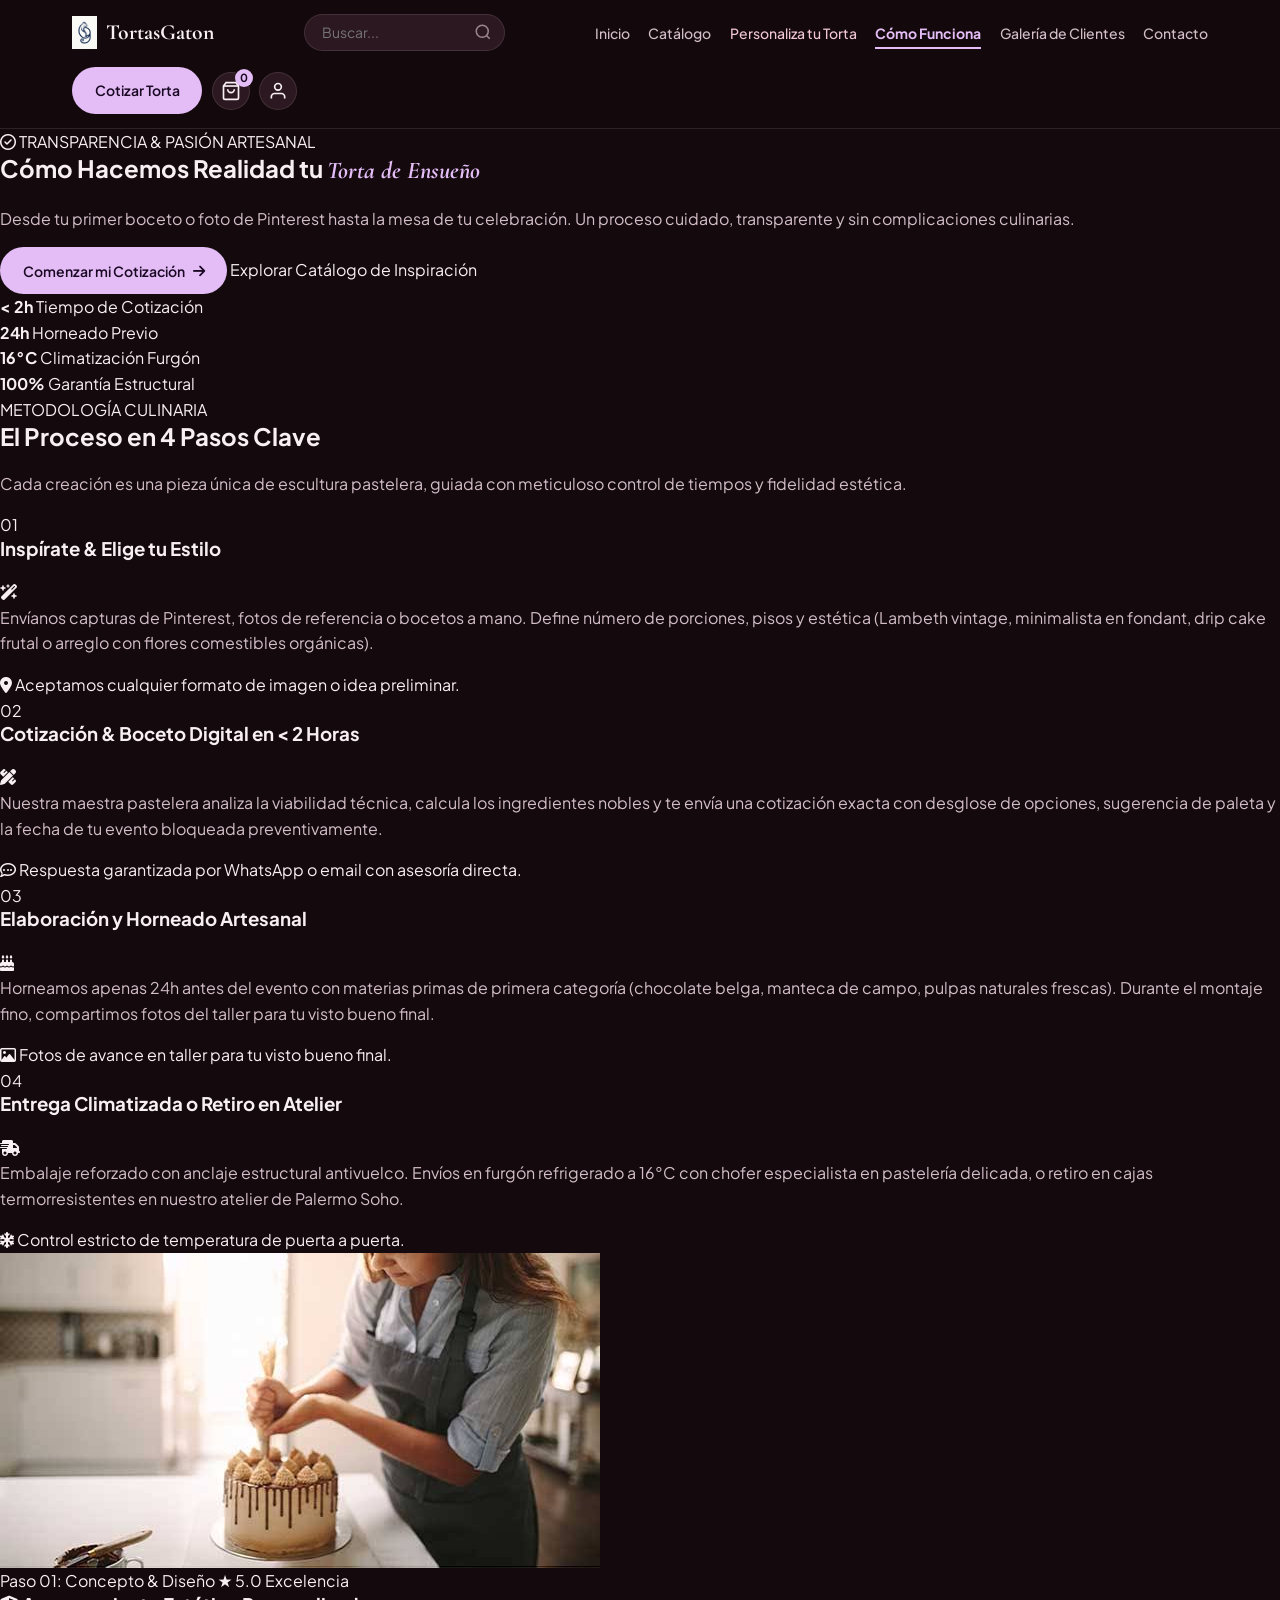
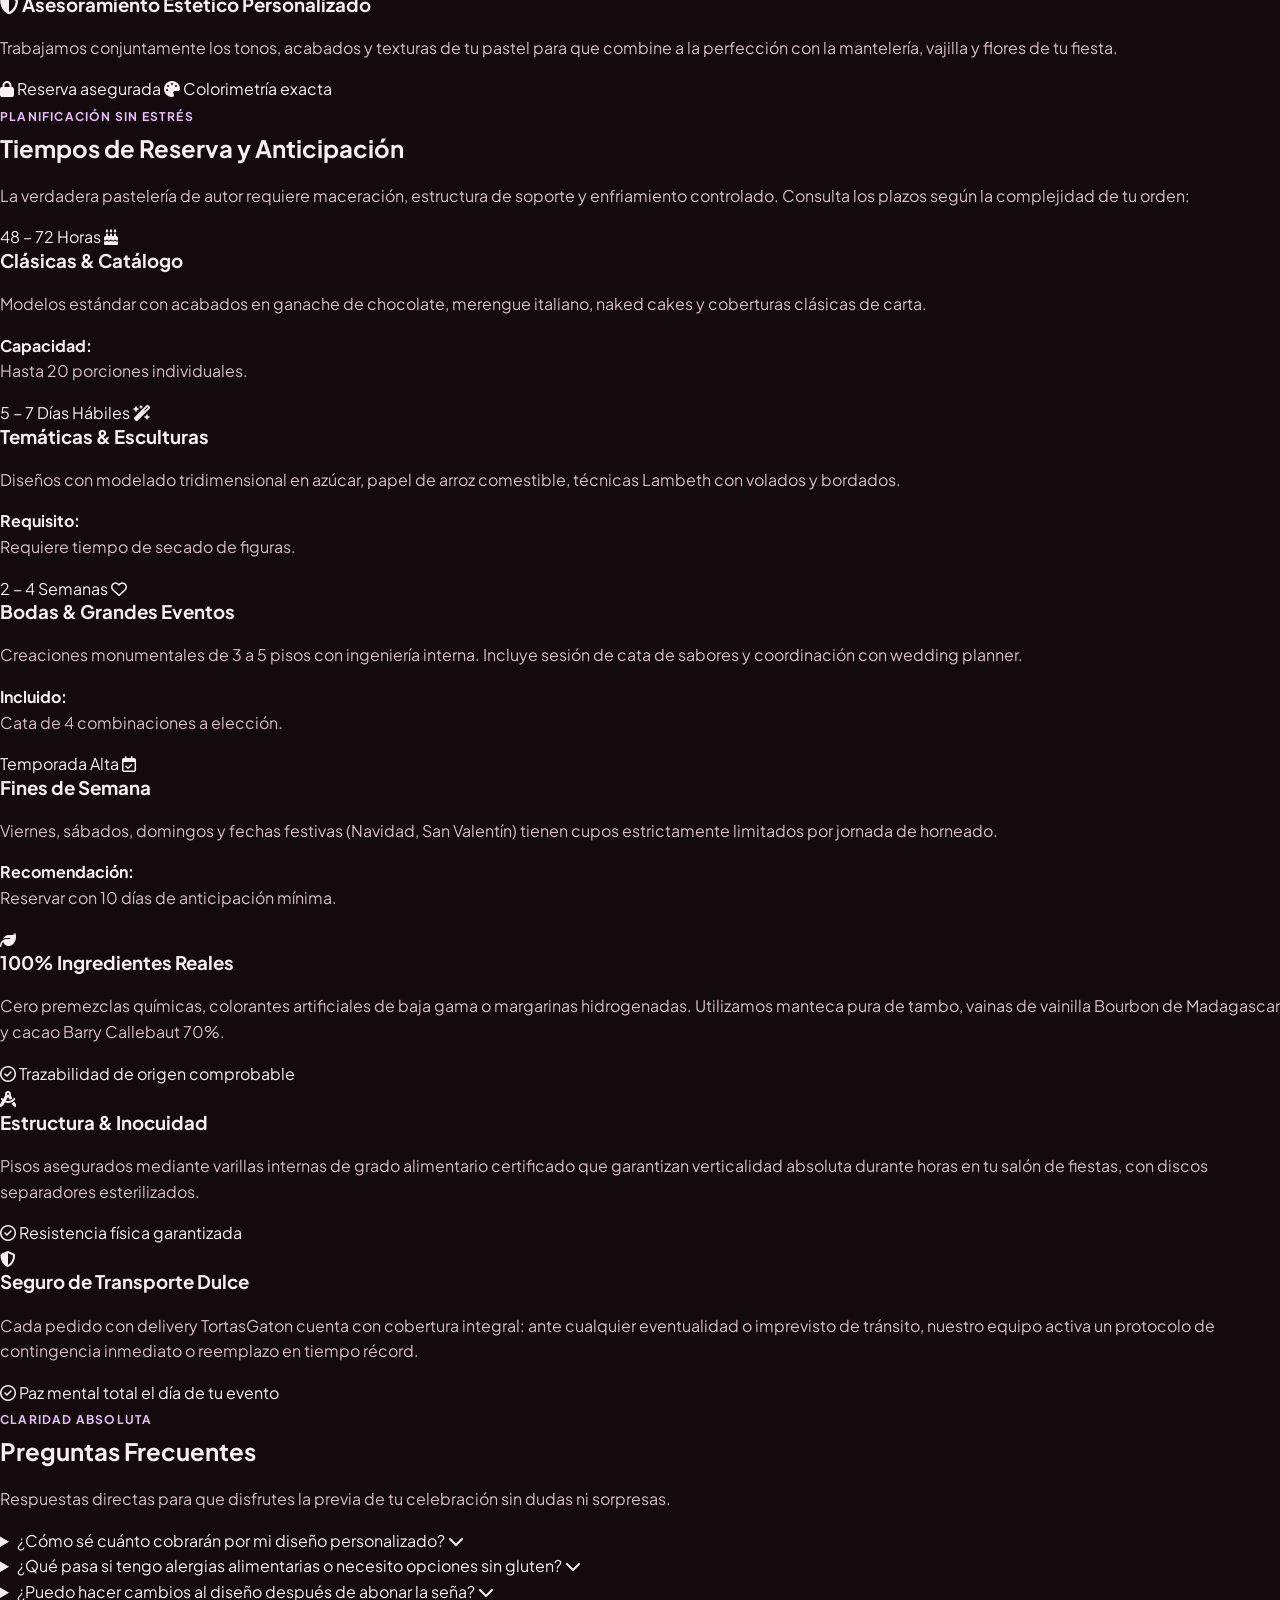
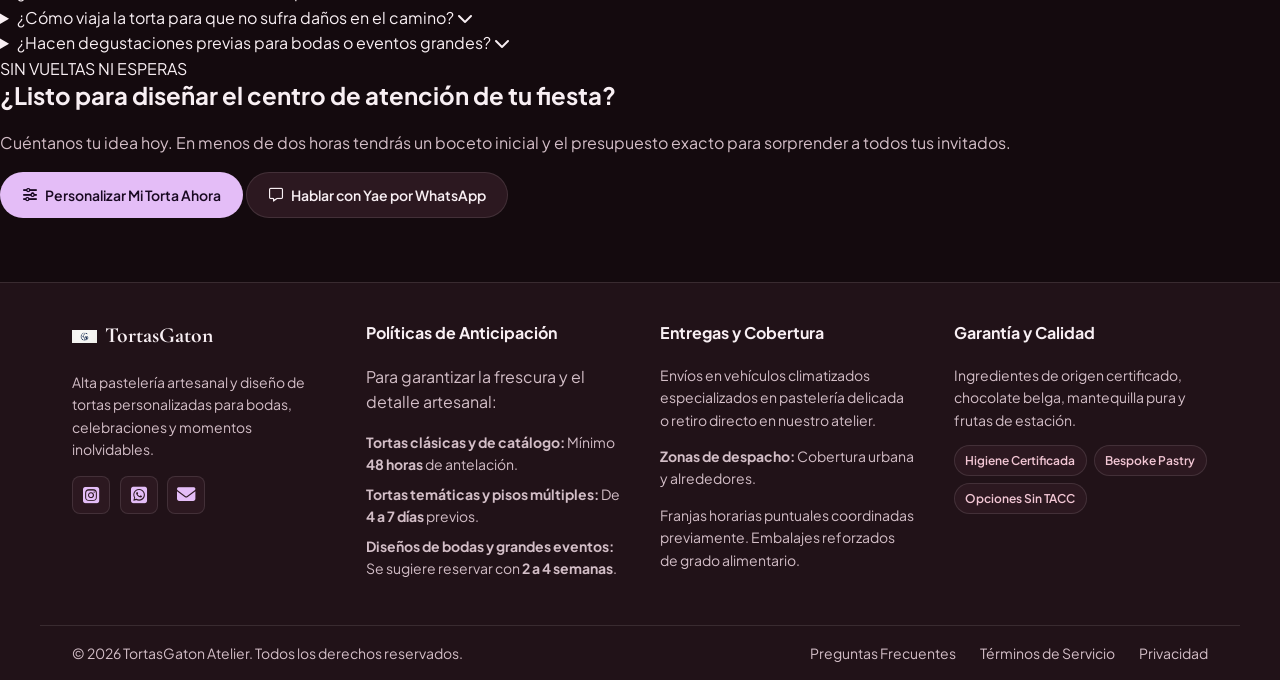
<file: html-ccs/funciona.html>
<!DOCTYPE html>
<html lang="es">
<head>
    <title>Cómo Funciona - Tortas Gaton</title>
    <link rel="icon" type="image/png" href="../src/assets/images/Logo Gaton V2.png">
    <meta charset="UTF-8">
    <meta name="viewport" content="width=device-width">
    <meta name="robots" content="index, follow">
    <meta name= "theme-color" content="#09f">
    <meta name="description" content="La Torta que quieras te la tengo y si no te la fabrico 😋">
   
    <!-- Inicio iconos del footer -->
    <link rel="stylesheet" href="https://cdnjs.cloudflare.com/ajax/libs/font-awesome/6.5.2/css/all.min.css" />
    <!-- Fin iconos del footer -->
	<!-- Iconos Font Awesome -->
    <link rel="stylesheet" href="https://cdnjs.cloudflare.com/ajax/libs/font-awesome/6.5.2/css/all.min.css" />
    <!-- Fuentes tipográficas (Editorial Serif + Sans limpia) -->
    <link rel="preconnect" href="https://fonts.googleapis.com">
    <link rel="preconnect" href="https://fonts.gstatic.com" crossorigin>
    <link href="https://fonts.googleapis.com/css2?family=Cormorant+Garamond:ital,wght@0,600;0,700;1,600&family=Plus+Jakarta+Sans:wght@400;500;600;700&display=swap" rel="stylesheet">

    <!-- Hojas de estilo TortasGaton -->
    <link rel="stylesheet" href="./variables.css">
    <link rel="stylesheet" href="./global.css">
    <link rel="stylesheet" href="./pages.css">
</head>

<body>
	<!-- 1. FUNCIONA -->
	<header>
		<nav class="navbar">
			<a href="index.html" class="logo">
				<img src="../src/assets/images/Logo Gaton V1.png" alt="TortasGaton Logo" width="25">
				<span>TortasGaton</span>
			</a>
	
			<div class="nav-search">
				<form action="/buscar" method="GET">
					<input type="search" name="q" placeholder="Buscar..." aria-label="Buscar">
					<button type="submit" aria-label="Buscar">
						<svg width="18" height="18" viewBox="0 0 24 24" fill="none" stroke="currentColor" stroke-width="2">
							<circle cx="11" cy="11" r="8"></circle>
							<line x1="21" y1="21" x2="16.65" y2="16.65"></line>
						</svg>
					</button>
				</form>
			</div>
	
			<ul class="nav-links">
				<li><a href="index.html">Inicio</a></li>
				<li><a href="catalogo.html">Catálogo</a></li>
				<li><a href="personaliza.html" class="btn-highlight">Personaliza tu Torta</a></li>
				<li><a href="funciona.html" aria-current="page">Cómo Funciona</a></li>
				<li><a href="clientes.html">Galería de Clientes</a></li>
				<li><a href="contacto.html">Contacto</a></li>
			</ul>
	
			<div class="nav-actions">
				<a href="cotizar.html" class="btn-primary">Cotizar Torta</a>
				<a href="carrito.html" class="btn-icon cart-btn" aria-label="Carrito">
					<svg width="20" height="20" viewBox="0 0 24 24" fill="none" stroke="currentColor" stroke-width="2">
						<path d="M6 2L3 6v14a2 2 0 0 0 2 2h14a2 2 0 0 0 2-2V6l-3-4z"></path>
						<line x1="3" y1="6" x2="21" y2="6"></line>
						<path d="M16 10a4 4 0 0 1-8 0"></path>
					</svg>
					<span class="badge">0</span>
				</a>
				<a href="cuenta.html" class="btn-icon account-btn" aria-label="Cuenta">
					<svg width="20" height="20" viewBox="0 0 24 24" fill="none" stroke="currentColor" stroke-width="2">
						<path d="M20 21v-2a4 4 0 0 0-4-4H8a4 4 0 0 0-4 4v2"></path>
						<circle cx="12" cy="7" r="4"></circle>
					</svg>
				</a>
			</div>
		</nav>
	</header>
		<!-- Contenido Principal: Cómo Funciona-->
		<main class="how-it-works-main">
			<!-- Encabezado principal -->
			<section class="how-hero">
				<div class="how-badge">
					<i class="fa-regular fa-circle-check" aria-hidden="true"></i>
					<span> TRANSPARENCIA &amp; PASIÓN ARTESANAL</span>
				</div>

				<h1>Cómo Hacemos Realidad tu <em>Torta de Ensueño</em></h1>
            	<p>Desde tu primer boceto o foto de Pinterest hasta la mesa de tu celebración. Un proceso cuidado, transparente y sin complicaciones culinarias.</p>

				<div class="how-actions">
					<a href="personaliza.html" class="btn-primary">
						Comenzar mi Cotización <i class="fa-solid fa-arrow-right" aria-hidden="true"></i>	
					</a>
					<a href="catalogo.html" class="btn-secondary">
						Explorar Catálogo de Inspiración
					</a>
				</div>
			</section>

			<!-- Barra de métricas / indicadores clave -->
			<section class="how-metrics" aria-label="Indicadores de calidad y tiempos">
				<div class="metric-item">
					<strong>&lt; 2h</strong>
					<span>Tiempo de Cotización</span>
				</div>

				<div class="metric-item">
					<strong>24h</strong>
					<span>Horneado Previo</span>
				</div>

				<div class="metric-item">
					<strong>16°C</strong>
					<span>Climatización Furgón</span>
				</div>

				<div class="metric-item">
					<strong>100%</strong>
					<span>Garantía Estructural</span>
				</div>
			</section>
			<!-- SECCIÓN: EL PROCESO EN 4 PASOS CLAVE -->
			<section class="process-steps-section" aria-labelledby="process-4-steps-title">
				<div class="process-section-header">
					<div class="process-heading-left">
						<span class="process-eyebrow">METODOLOGÍA CULINARIA</span>
                    	<h2 id="process-4-steps-title">El Proceso en 4 Pasos Clave</h2>
					</div>
					<p class="process-heading-right">Cada creación es una pieza única de escultura pastelera, guiada con meticuloso control de tiempos y fidelidad estética.</p>
				</div>

				<div class="process-grid-layout">
					<!-- COLUMNA IZQUIERDA: 4 PASOS -->
					<div class="process-steps-list">
						<!-- Paso 01 -->
						<article class="process-step-card active">
							<div class="process-step-top">
								<span class="step-num-badge">01</span>
                            	<h3>Inspírate &amp; Elige tu Estilo</h3>
                            	<i class="fa-solid fa-wand-magic-sparkles step-corner-icon" aria-hidden="true"></i>
                        	</div>
							<p>Envíanos capturas de Pinterest, fotos de referencia o bocetos a mano. Define número de porciones, pisos y estética (Lambeth vintage, minimalista en fondant, drip cake frutal o arreglo con flores comestibles orgánicas).</p>
                        	<div class="step-pill-note">
								<i class="fa-solid fa-location-dot" aria-hidden="true"></i>
                            	<span>Aceptamos cualquier formato de imagen o idea preliminar.</span>
							</div>
						</article>
						<!-- Paso 02 -->
						<article class="process-step-card">
							<div class="process-step-top">
								<span class="step-num-badge">02</span>
								<h3>Cotización &amp; Boceto Digital en &lt; 2 Horas</h3>
								<i class="fa-solid fa-pen-ruler step-corner-icon" aria-hidden="true"></i>
							</div>
							<p>Nuestra maestra pastelera analiza la viabilidad técnica, calcula los ingredientes nobles y te envía una cotización exacta con desglose de opciones, sugerencia de paleta y la fecha de tu evento bloqueada preventivamente.</p>
							<div class="step-pill-note">
								<i class="fa-regular fa-comment-dots" aria-hidden="true"></i>
								<span>Respuesta garantizada por WhatsApp o email con asesoría directa.</span>
							</div>
						</article>
						<!-- Paso 03 -->
						<article class="process-step-card">
							<div class="process-step-top">
								<span class="step-num-badge">03</span>
								<h3>Elaboración y Horneado Artesanal</h3>
								<i class="fa-solid fa-cake-candles step-corner-icon" aria-hidden="true"></i>
							</div>
							<p>Horneamos apenas 24h antes del evento con materias primas de primera categoría (chocolate belga, manteca de campo, pulpas naturales frescas). Durante el montaje fino, compartimos fotos del taller para tu visto bueno final.</p>
							<div class="step-pill-note">
								<i class="fa-regular fa-image" aria-hidden="true"></i>
								<span>Fotos de avance en taller para tu visto bueno final.</span>
							</div>
						</article>
						<!-- Paso 04 -->
						<article class="process-step-card">
							<div class="process-step-top">
								<span class="step-num-badge">04</span>
								<h3>Entrega Climatizada o Retiro en Atelier</h3>
								<i class="fa-solid fa-truck-fast step-corner-icon" aria-hidden="true"></i>
							</div>
							<p>Embalaje reforzado con anclaje estructural antivuelco. Envíos en furgón refrigerado a 16°C con chofer especialista en pastelería delicada, o retiro en cajas termorresistentes en nuestro atelier de Palermo Soho.</p>
							<div class="step-pill-note">
								<i class="fa-solid fa-snowflake" aria-hidden="true"></i>
								<span>Control estricto de temperatura de puerta a puerta.</span>
							</div>
						</article>
					</div>
					<!-- COLUMNA DERECHA: TARJETA VISUAL Y ASESORAMIENTO -->
					<aside class="process-visual-panel" aria-label="Detalle del proceso y asesoramiento estético">
						<div class="process-photo-card">
							<img src="../src/assets/images/Decorar.jpg" alt="Maestra pastelera decorando una torta">
							<span class="photo-badge-left">Paso 01: Concepto &amp; Diseño</span>
							<span class="photo-badge-right">★ 5.0 Excelencia</span>
						</div>

						<div class="process-advisory-box">
							<h3>
								<i class="fa-solid fa-shield-halved" aria-hidden="true"></i>
								Asesoramiento Estético Personalizado
							</h3>
							<p>Trabajamos conjuntamente los tonos, acabados y texturas de tu pastel para que combine a la perfección con la mantelería, vajilla y flores de tu fiesta.</p>

							<div class="advisory-footer-notes">
								<span><i class="fa-solid fa-lock" aria-hidden="true"></i> Reserva asegurada</span>
                            	<span><i class="fa-solid fa-palette" aria-hidden="true"></i> Colorimetría exacta</span>
                        	</div>
						</div>
					</aside>
				</div>
			</section>
			<!-- SECCIÓN: TIEMPOS DE RESERVA Y ANTICIPACIÓN -->
			<section class="reservation-times-section" aria-labelledby="reservation-times-title">
				<div class="section-centered-header">
					<span class="section-eyebrow">PLANIFICACIÓN SIN ESTRÉS</span>
					<h2 id="reservation-times-title">Tiempos de Reserva y Anticipación</h2>
					<p>La verdadera pastelería de autor requiere maceración, estructura de soporte y enfriamiento controlado. Consulta los plazos según la complejidad de tu orden:</p>
				</div>

				<div class="reservation-cards-grid">
					<!-- Tarjeta 1: Clásicas & Catálogo -->
					<article class="reservation-card">
						<div class="reservation-card-top">
							<span class="time-pill">48 – 72 Horas</span>
							<i class="fa-solid fa-cake-candles reservation-icon" aria-hidden="true"></i>
						</div>
						<h3>Clásicas &amp; Catálogo</h3>
						<p>Modelos estándar con acabados en ganache de chocolate, merengue italiano, naked cakes y coberturas clásicas de carta.</p>
						<div class="reservation-highlight-box">
							<strong>Capacidad:</strong>
							<p>Hasta 20 porciones individuales.</p>
						</div>
					</article>
					<!-- Tarjeta 2: Temáticas & Esculturas -->
					<article class="reservation-card">
						<div class="reservation-card-top">
							<span class="time-pill">5 – 7 Días Hábiles</span>
							<i class="fa-solid fa-wand-magic-sparkles reservation-icon" aria-hidden="true"></i>
						</div>
						<h3>Temáticas &amp; Esculturas</h3>
						<p>Diseños con modelado tridimensional en azúcar, papel de arroz comestible, técnicas Lambeth con volados y bordados.</p>
						<div class="reservation-highlight-box">
							<strong>Requisito:</strong>
							<p>Requiere tiempo de secado de figuras.</p>
						</div>
					</article>
					<!-- Tarjeta 3: Bodas & Grandes Eventos -->
					<article class="reservation-card featured">
						<div class="reservation-card-top">
							<span class="time-pill">2 – 4 Semanas</span>
							<i class="fa-regular fa-heart reservation-icon" aria-hidden="true"></i>
						</div>
						<h3>Bodas &amp; Grandes Eventos</h3>
						<p>Creaciones monumentales de 3 a 5 pisos con ingeniería interna. Incluye sesión de cata de sabores y coordinación con wedding planner.</p>
						<div class="reservation-highlight-box">
							<strong>Incluido:</strong>
							<p>Cata de 4 combinaciones a elección.</p>
						</div>
					</article>
					<!-- Tarjeta 4: Fines de Semana -->
					<article class="reservation-card">
						<div class="reservation-card-top">
							<span class="time-pill">Temporada Alta</span>
							<i class="fa-regular fa-calendar-check reservation-icon" aria-hidden="true"></i>
						</div>
						<h3>Fines de Semana</h3>
						<p>Viernes, sábados, domingos y fechas festivas (Navidad, San Valentín) tienen cupos estrictamente limitados por jornada de horneado.</p>
						<div class="reservation-highlight-box">
							<strong>Recomendación:</strong>
							<p>Reservar con 10 días de anticipación mínima.</p>
						</div>
					</article>
				</div>
			</section>
			<!-- SECCIÓN: PILARES DE CALIDAD, ESTRUCTURA Y TRANSPORTE -->
			<section class="quality-pillars-section" aria-label="Garantías de ingredientes, estructura y transporte">
				<div class="pillars-grid">
					<!-- Pilar 1 -->
					<article class="pillar-card">
						<div class="pillar-icon-box">
							<i class="fa-solid fa-leaf" aria-hidden="true"></i>
						</div>
						<h3>100% Ingredientes Reales</h3>
						<p>Cero premezclas químicas, colorantes artificiales de baja gama o margarinas hidrogenadas. Utilizamos manteca pura de tambo, vainas de vainilla Bourbon de Madagascar y cacao Barry Callebaut 70%.</p>
						<div class="pillar-footer-check">
							<i class="fa-regular fa-circle-check" aria-hidden="true"></i>
							<span>Trazabilidad de origen comprobable</span>
						</div>
					</article>

					<!-- Pilar 2 -->
					<article class="pillar-card">
						<div class="pillar-icon-box">
							<i class="fa-solid fa-compass-drafting" aria-hidden="true"></i>
						</div>
						<h3>Estructura &amp; Inocuidad</h3>
						<p>Pisos asegurados mediante varillas internas de grado alimentario certificado que garantizan verticalidad absoluta durante horas en tu salón de fiestas, con discos separadores esterilizados.</p>
						<div class="pillar-footer-check">
							<i class="fa-regular fa-circle-check" aria-hidden="true"></i>
							<span>Resistencia física garantizada</span>
						</div>
					</article>

					<!-- Pilar 3 -->
					<article class="pillar-card">
						<div class="pillar-icon-box">
							<i class="fa-solid fa-shield-halved" aria-hidden="true"></i>
						</div>
						<h3>Seguro de Transporte Dulce</h3>
						<p>Cada pedido con delivery TortasGaton cuenta con cobertura integral: ante cualquier eventualidad o imprevisto de tránsito, nuestro equipo activa un protocolo de contingencia inmediato o reemplazo en tiempo récord.</p>
						<div class="pillar-footer-check">
							<i class="fa-regular fa-circle-check" aria-hidden="true"></i>
							<span>Paz mental total el día de tu evento</span>
						</div>
					</article>
				</div>
			</section>
			<!-- Sección Preguntas Frecuentes -->
			<section class="faq-section" id="faq" aria-labelledby="faq-heading">
				<div class="section-centered-header">
					<span class="section-eyebrow">CLARIDAD ABSOLUTA</span>
					<h2 id="faq-heading">Preguntas Frecuentes</h2>
					<p>Respuestas directas para que disfrutes la previa de tu celebración sin dudas ni sorpresas.</p>
				</div>

				<div class="faq-accordion-list">
					<details class="faq-item">
						<summary class="faq-question">
							<span>¿Cómo sé cuánto cobrarán por mi diseño personalizado?</span>
							<i class="fa-solid fa-chevron-down" aria-hidden="true"></i>
						</summary>
						<div class="faq-answer">
							<p>Calculamos el presupuesto según la cantidad de porciones, cantidad de pisos, tipo de masa y rellenos, y el nivel de detalle decorativo. En menos de 2 horas hábiles te enviamos una cotización detallada sin compromiso.</p>
						</div>
					</details>

					<details class="faq-item">
						<summary class="faq-question">
							<span>¿Qué pasa si tengo alergias alimentarias o necesito opciones sin gluten?</span>
							<i class="fa-solid fa-chevron-down" aria-hidden="true"></i>
						</summary>
						<div class="faq-answer">
							<p>Consúltanos al momento de cotizar para evaluar alternativas adaptadas a tus requerimientos y conocer nuestras condiciones de elaboración en el taller.</p>
						</div>
					</details>

					<details class="faq-item">
						<summary class="faq-question">
							<span>¿Puedo hacer cambios al diseño después de abonar la seña?</span>
							<i class="fa-solid fa-chevron-down" aria-hidden="true"></i>
						</summary>
						<div class="faq-answer">
							<p>Los ajustes en detalles estéticos o paleta de colores son posibles siempre que se soliciten con suficiente anticipación antes de iniciar la producción y el modelado decorativo.</p>
						</div>
					</details>

					<details class="faq-item">
						<summary class="faq-question">
							<span>¿Cómo viaja la torta para que no sufra daños en el camino?</span>
							<i class="fa-solid fa-chevron-down" aria-hidden="true"></i>
						</summary>
						<div class="faq-answer">
							<p>Utilizamos bases y cajas reforzadas con anclaje estructural, varillas de soporte interno cuando corresponde y transporte climatizado o retiro en embalaje termorresistente.</p>
						</div>
					</details>

					<details class="faq-item">
						<summary class="faq-question">
							<span>¿Hacen degustaciones previas para bodas o eventos grandes?</span>
							<i class="fa-solid fa-chevron-down" aria-hidden="true"></i>
						</summary>
						<div class="faq-answer">
							<p>Sí, en pedidos de bodas y celebraciones de gran escala coordinamos una sesión de cata previa para definir la combinación ideal de bizcochuelo y rellenos.</p>
						</div>
					</details>
				</div>
			</section>

			<!-- SECCIÓN: LLAMADO A LA ACCIÓN FINAL -->
			<section class="how-final-cta" aria-labelledby="how-cta-title">
				<div class="how-cta-content">
					<span class="cta-eyebrow-pill">SIN VUELTAS NI ESPERAS</span>
					<h2 id="how-cta-title">¿Listo para diseñar el centro de atención de tu fiesta?</h2>
					<p>Cuéntanos tu idea hoy. En menos de dos horas tendrás un boceto inicial y el presupuesto exacto para sorprender a todos tus invitados.</p>
				</div>

				<div class="how-cta-actions">
					<a href="personaliza.html" class="btn-primary">
						<i class="fa-solid fa-sliders" aria-hidden="true"></i>
						Personalizar Mi Torta Ahora
					</a>
					<a href="https://wa.me" target="_blank" rel="noopener noreferrer" class="btn-secondary-dark">
						<i class="fa-regular fa-message" aria-hidden="true"></i>
						Hablar con Yae por WhatsApp
					</a>
				</div>
			</section>
		</main>
		<footer>
			<div class="footer-container">
				<div class="footer-brand">
					<h3 class="brand-title">
						<img src="../src/assets/images/Logo Gaton V2.png" alt="TortasGatonV2 Logo" width="25" class="footer-logo"> 
						TortasGaton
					</h3>
					<p>Alta pastelería artesanal y diseño de tortas personalizadas para bodas, celebraciones y momentos inolvidables.</p>
					
					<div class="footer-socials">
						<a href="https://instagram.com" target="_blank" rel="noopener noreferrer" class="btn" aria-label="Instagram">
							<i class="fa-brands fa-square-instagram" aria-hidden="true"></i>   
						</a>
						<a href="https://wa.me/5491134567890" target="_blank" rel="noopener noreferrer" class="btn" aria-label="Chat de WhatsApp">
							<i class="fa-brands fa-square-whatsapp" aria-hidden="true"></i>
						</a>
						<a href="mailto:pedidos@tortasgaton.com" class="btn" aria-label="Correo Electrónico">
							<i class="fa-solid fa-envelope" aria-hidden="true"></i>
						</a>
					</div>
				</div>
		
				<div class="footer-links">
					<h4>Políticas de Anticipación</h4>
					<p>Para garantizar la frescura y el detalle artesanal:</p>
					<ul>
						<li><strong>Tortas clásicas y de catálogo:</strong> Mínimo <strong>48 horas</strong> de antelación.</li>
						<li><strong>Tortas temáticas y pisos múltiples:</strong> De <strong>4 a 7 días</strong> previos.</li>
						<li><strong>Diseños de bodas y grandes eventos:</strong> Se sugiere reservar con <strong>2 a 4 semanas</strong>.</li>
					</ul>
				</div>
		
				<div class="footer-info">
					<h4>Entregas y Cobertura</h4>
					<p>Envíos en vehículos climatizados especializados en pastelería delicada o retiro directo en nuestro atelier.</p>
					<p><strong>Zonas de despacho:</strong> Cobertura urbana y alrededores.</p>
					<p>Franjas horarias puntuales coordinadas previamente. Embalajes reforzados de grado alimentario.</p>
				</div>
		
				<div class="footer-warranty">
					<h4>Garantía y Calidad</h4>
					<p>Ingredientes de origen certificado, chocolate belga, mantequilla pura y frutas de estación.</p>
					<div class="footer-badges">
						<span class="badge-tag">Higiene Certificada</span>
						<span class="badge-tag">Bespoke Pastry</span>
						<span class="badge-tag">Opciones Sin TACC</span>
					</div>
				</div>
			</div>
		
			<div class="footer-bottom">
				<p>&copy; 2026 TortasGaton Atelier. Todos los derechos reservados.</p>
				<ul class="footer-legal">
					<li><a href="funciona.html#faq">Preguntas Frecuentes</a></li>
					<li><a href="terminos.html#terminos">Términos de Servicio</a></li>
					<li><a href="privacidad.html#privacidad">Privacidad</a></li>
				</ul>
			</div>
		</footer>
</body>





</html>
</file>
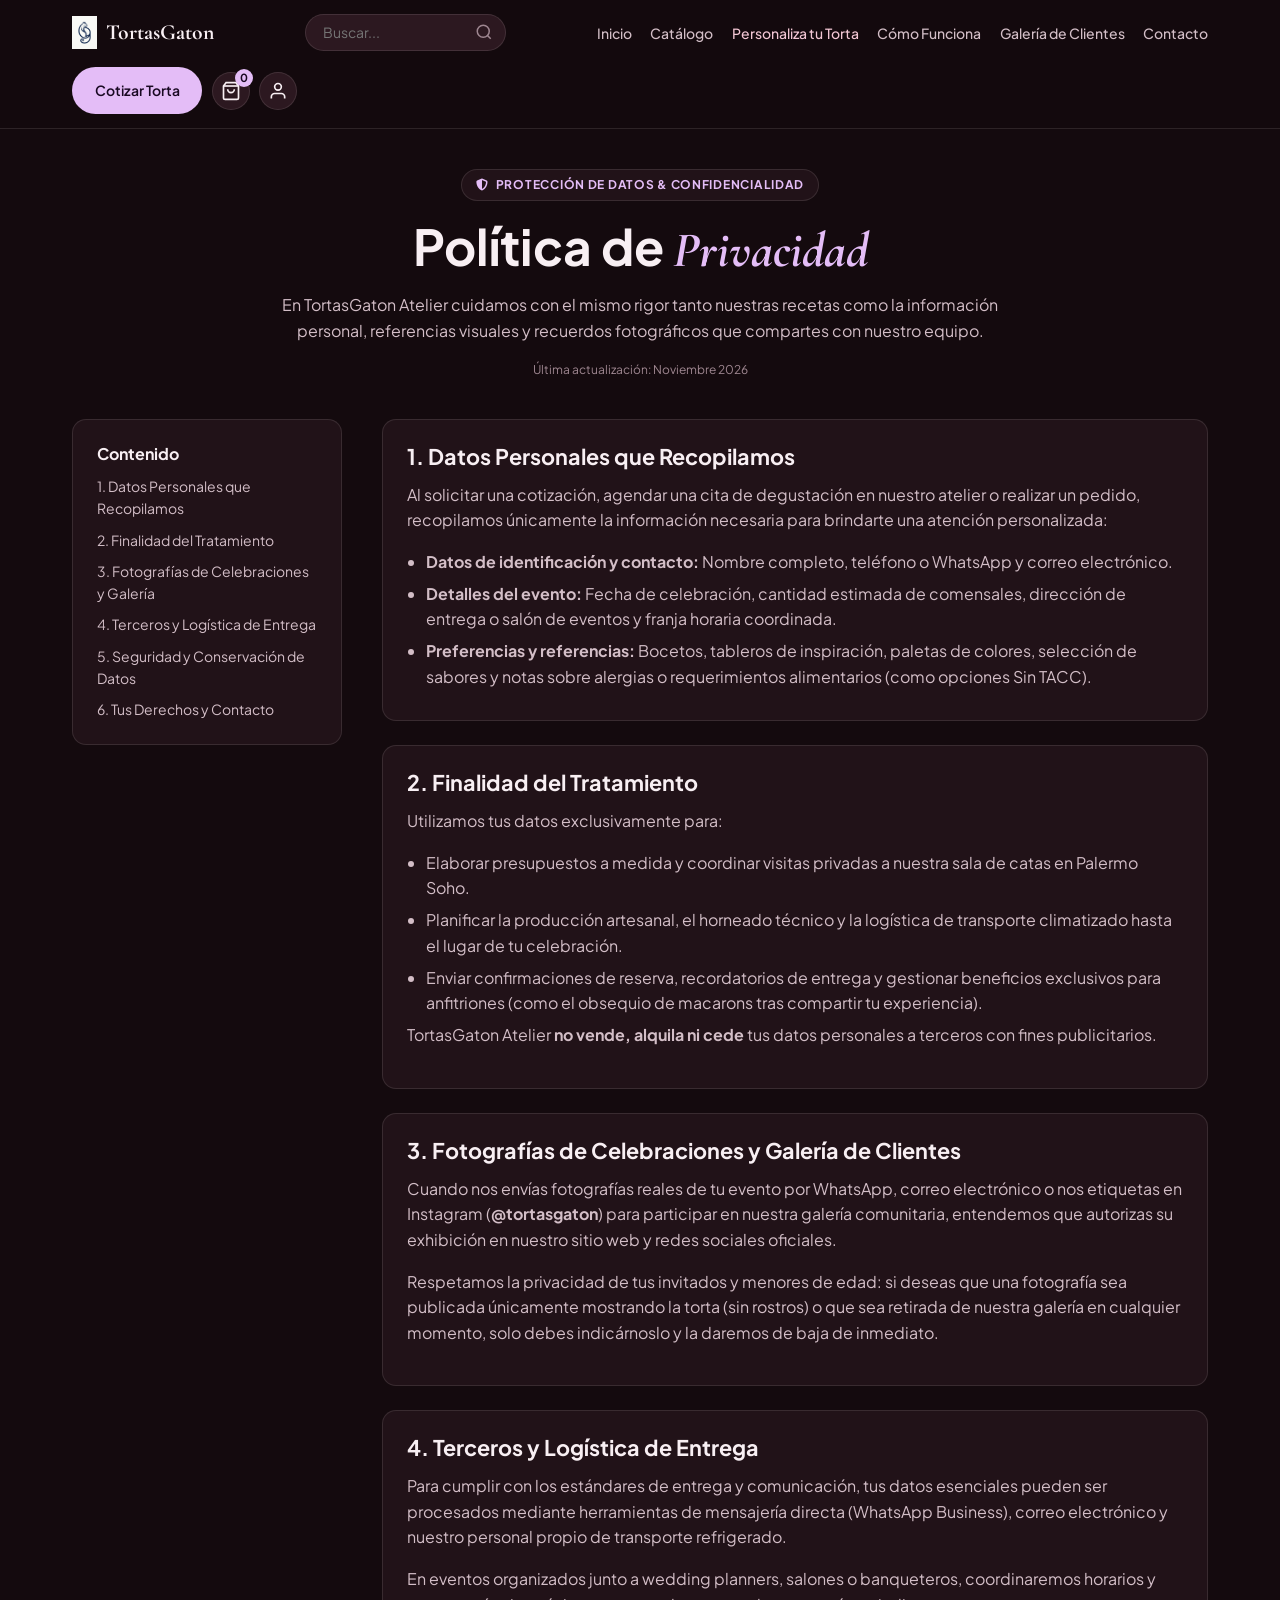
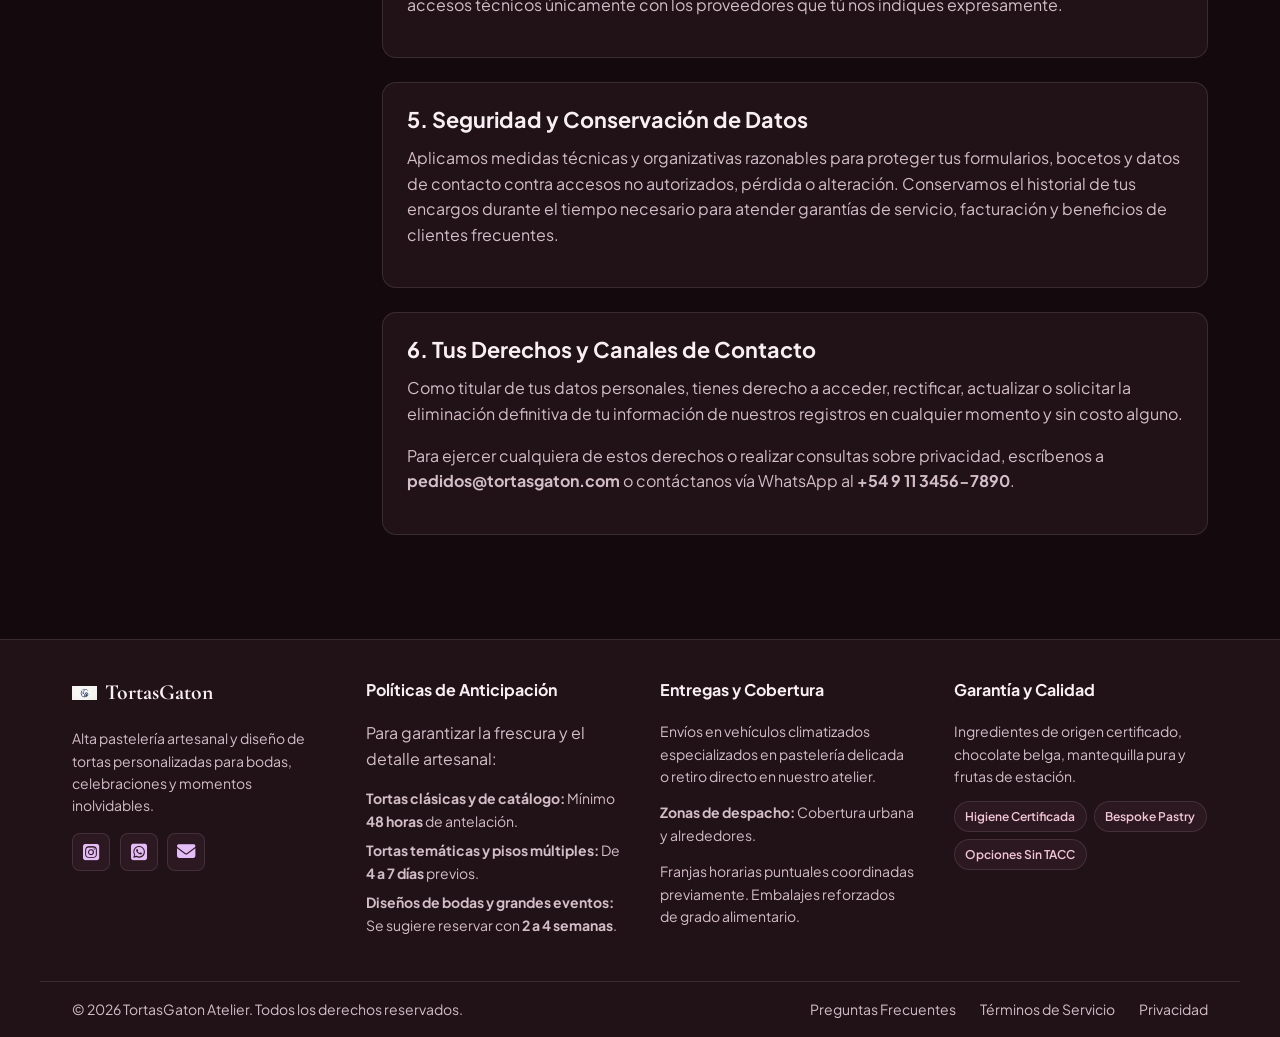
<file: html-ccs/privacidad.html>
<!DOCTYPE html>
<html lang="es">
<head>
    <title>Política de Privacidad - TortasGaton</title>
    <link rel="icon" type="image/png" href="../src/assets/images/Logo Gaton V2.png">
    <meta charset="UTF-8">
    <meta name="viewport" content="width=device-width, initial-scale=1.0">
    <meta name="robots" content="index, follow">
    <meta name="theme-color" content="#09f">
    <meta name="description" content="Política de privacidad, protección de datos personales y uso de fotografías de eventos en TortasGaton Atelier.">
    
    <!-- Iconos Font Awesome -->
    <link rel="stylesheet" href="https://cdnjs.cloudflare.com/ajax/libs/font-awesome/6.5.2/css/all.min.css" />
    <!-- Iconos Font Awesome -->
    <link rel="stylesheet" href="https://cdnjs.cloudflare.com/ajax/libs/font-awesome/6.5.2/css/all.min.css" />
    <!-- Fuentes tipográficas (Editorial Serif + Sans limpia) -->
    <link rel="preconnect" href="https://fonts.googleapis.com">
    <link rel="preconnect" href="https://fonts.gstatic.com" crossorigin>
    <link href="https://fonts.googleapis.com/css2?family=Cormorant+Garamond:ital,wght@0,600;0,700;1,600&family=Plus+Jakarta+Sans:wght@400;500;600;700&display=swap" rel="stylesheet">

    <!-- Hojas de estilo TortasGaton -->
    <link rel="stylesheet" href="./variables.css">
    <link rel="stylesheet" href="./global.css">
    <link rel="stylesheet" href="./pages.css">
</head>

<body>
    <!-- 1. BARRA DE NAVEGACIÓN -->
    <header>
        <nav class="navbar">
            <a href="index.html" class="logo">
                <img src="../src/assets/images/Logo Gaton V1.png" alt="TortasGaton Logo" width="25">
                <span>TortasGaton</span>
            </a>
    
            <div class="nav-search">
                <form action="/buscar" method="GET">
                    <input type="search" name="q" placeholder="Buscar..." aria-label="Buscar">
                    <button type="submit" aria-label="Buscar">
                        <svg width="18" height="18" viewBox="0 0 24 24" fill="none" stroke="currentColor" stroke-width="2">
                            <circle cx="11" cy="11" r="8"></circle>
                            <line x1="21" y1="21" x2="16.65" y2="16.65"></line>
                        </svg>
                    </button>
                </form>
            </div>
    
            <ul class="nav-links">
                <li><a href="index.html">Inicio</a></li>
                <li><a href="catalogo.html">Catálogo</a></li>
                <li><a href="personaliza.html" class="btn-highlight">Personaliza tu Torta</a></li>
                <li><a href="funciona.html">Cómo Funciona</a></li>
                <li><a href="clientes.html">Galería de Clientes</a></li>
                <li><a href="contacto.html">Contacto</a></li>
            </ul>
    
            <div class="nav-actions">
                <a href="cotizar.html" class="btn-primary">Cotizar Torta</a>
                <a href="carrito.html" class="btn-icon cart-btn" aria-label="Carrito">
                    <svg width="20" height="20" viewBox="0 0 24 24" fill="none" stroke="currentColor" stroke-width="2">
                        <path d="M6 2L3 6v14a2 2 0 0 0 2 2h14a2 2 0 0 0 2-2V6l-3-4z"></path>
                        <line x1="3" y1="6" x2="21" y2="6"></line>
                        <path d="M16 10a4 4 0 0 1-8 0"></path>
                    </svg>
                    <span class="badge">0</span>
                </a>
                <a href="cuenta.html" class="btn-icon account-btn" aria-label="Cuenta">
                    <svg width="20" height="20" viewBox="0 0 24 24" fill="none" stroke="currentColor" stroke-width="2">
                        <path d="M20 21v-2a4 4 0 0 0-4-4H8a4 4 0 0 0-4 4v2"></path>
                        <circle cx="12" cy="7" r="4"></circle>
                    </svg>
                </a>
            </div>
        </nav>
    </header>

    <!-- 2. CONTENIDO PRINCIPAL: POLÍTICA DE PRIVACIDAD -->
    <main class="legal-main" id="privacidad">
        <!-- Encabezado de página legal -->
        <section class="legal-hero" aria-labelledby="privacy-hero-title">
            <div class="legal-badge">
                <i class="fa-solid fa-shield-halved" aria-hidden="true"></i>
                <span>PROTECCIÓN DE DATOS &amp; CONFIDENCIALIDAD</span>
            </div>

            <h1 id="privacy-hero-title">Política de <em>Privacidad</em></h1>
            <p>En TortasGaton Atelier cuidamos con el mismo rigor tanto nuestras recetas como la información personal, referencias visuales y recuerdos fotográficos que compartes con nuestro equipo.</p>
            <p class="legal-updated">Última actualización: Noviembre 2026</p>
        </section>

        <!-- Cuerpo estructurado con índice lateral y artículos -->
        <div class="legal-layout-grid">
            <!-- Índice rápido de cláusulas -->
            <aside class="legal-toc" aria-label="Índice de privacidad">
                <h2>Contenido</h2>
                <nav>
                    <ul>
                        <li><a href="#datos-recopilados">1. Datos Personales que Recopilamos</a></li>
                        <li><a href="#finalidad-uso">2. Finalidad del Tratamiento</a></li>
                        <li><a href="#fotos-galeria">3. Fotografías de Celebraciones y Galería</a></li>
                        <li><a href="#terceros-logistica">4. Terceros y Logística de Entrega</a></li>
                        <li><a href="#seguridad-conservacion">5. Seguridad y Conservación de Datos</a></li>
                        <li><a href="#derechos-titular">6. Tus Derechos y Contacto</a></li>
                    </ul>
                </nav>
            </aside>

            <!-- Cláusulas detalladas -->
            <div class="legal-content-articles">
                <article class="legal-clause-card" id="datos-recopilados">
                    <h2>1. Datos Personales que Recopilamos</h2>
                    <p>Al solicitar una cotización, agendar una cita de degustación en nuestro atelier o realizar un pedido, recopilamos únicamente la información necesaria para brindarte una atención personalizada:</p>
                    <ul>
                        <li><strong>Datos de identificación y contacto:</strong> Nombre completo, teléfono o WhatsApp y correo electrónico.</li>
                        <li><strong>Detalles del evento:</strong> Fecha de celebración, cantidad estimada de comensales, dirección de entrega o salón de eventos y franja horaria coordinada.</li>
                        <li><strong>Preferencias y referencias:</strong> Bocetos, tableros de inspiración, paletas de colores, selección de sabores y notas sobre alergias o requerimientos alimentarios (como opciones Sin TACC).</li>
                    </ul>
                </article>

                <article class="legal-clause-card" id="finalidad-uso">
                    <h2>2. Finalidad del Tratamiento</h2>
                    <p>Utilizamos tus datos exclusivamente para:</p>
                    <ul>
                        <li>Elaborar presupuestos a medida y coordinar visitas privadas a nuestra sala de catas en Palermo Soho.</li>
                        <li>Planificar la producción artesanal, el horneado técnico y la logística de transporte climatizado hasta el lugar de tu celebración.</li>
                        <li>Enviar confirmaciones de reserva, recordatorios de entrega y gestionar beneficios exclusivos para anfitriones (como el obsequio de macarons tras compartir tu experiencia).</li>
                    </ul>
                    <p>TortasGaton Atelier <strong>no vende, alquila ni cede</strong> tus datos personales a terceros con fines publicitarios.</p>
                </article>

                <article class="legal-clause-card" id="fotos-galeria">
                    <h2>3. Fotografías de Celebraciones y Galería de Clientes</h2>
                    <p>Cuando nos envías fotografías reales de tu evento por WhatsApp, correo electrónico o nos etiquetas en Instagram (<strong>@tortasgaton</strong>) para participar en nuestra galería comunitaria, entendemos que autorizas su exhibición en nuestro sitio web y redes sociales oficiales.</p>
                    <p>Respetamos la privacidad de tus invitados y menores de edad: si deseas que una fotografía sea publicada únicamente mostrando la torta (sin rostros) o que sea retirada de nuestra galería en cualquier momento, solo debes indicárnoslo y la daremos de baja de inmediato.</p>
                </article>

                <article class="legal-clause-card" id="terceros-logistica">
                    <h2>4. Terceros y Logística de Entrega</h2>
                    <p>Para cumplir con los estándares de entrega y comunicación, tus datos esenciales pueden ser procesados mediante herramientas de mensajería directa (WhatsApp Business), correo electrónico y nuestro personal propio de transporte refrigerado.</p>
                    <p>En eventos organizados junto a wedding planners, salones o banqueteros, coordinaremos horarios y accesos técnicos únicamente con los proveedores que tú nos indiques expresamente.</p>
                </article>

                <article class="legal-clause-card" id="seguridad-conservacion">
                    <h2>5. Seguridad y Conservación de Datos</h2>
                    <p>Aplicamos medidas técnicas y organizativas razonables para proteger tus formularios, bocetos y datos de contacto contra accesos no autorizados, pérdida o alteración. Conservamos el historial de tus encargos durante el tiempo necesario para atender garantías de servicio, facturación y beneficios de clientes frecuentes.</p>
                </article>

                <article class="legal-clause-card" id="derechos-titular">
                    <h2>6. Tus Derechos y Canales de Contacto</h2>
                    <p>Como titular de tus datos personales, tienes derecho a acceder, rectificar, actualizar o solicitar la eliminación definitiva de tu información de nuestros registros en cualquier momento y sin costo alguno.</p>
                    <p>Para ejercer cualquiera de estos derechos o realizar consultas sobre privacidad, escríbenos a <a href="mailto:pedidos@tortasgaton.com"><strong>pedidos@tortasgaton.com</strong></a> o contáctanos vía WhatsApp al <strong>+54 9 11 3456-7890</strong>.</p>
                </article>
            </div>
        </div>
    </main>

    <!-- 3. FOOTER -->
    <footer>
        <div class="footer-container">
            <div class="footer-brand">
                <h3 class="brand-title">
                    <img src="../src/assets/images/Logo Gaton V2.png" alt="TortasGatonV2 Logo" width="25" class="footer-logo"> 
                    TortasGaton
                </h3>
                <p>Alta pastelería artesanal y diseño de tortas personalizadas para bodas, celebraciones y momentos inolvidables.</p>
                
                <div class="footer-socials">
                    <a href="https://instagram.com" target="_blank" rel="noopener noreferrer" class="btn" aria-label="Instagram">
                        <i class="fa-brands fa-square-instagram" aria-hidden="true"></i>   
                    </a>
                    <a href="https://wa.me/5491134567890" target="_blank" rel="noopener noreferrer" class="btn" aria-label="Chat de WhatsApp">
                        <i class="fa-brands fa-square-whatsapp" aria-hidden="true"></i>
                    </a>
                    <a href="mailto:pedidos@tortasgaton.com" class="btn" aria-label="Correo Electrónico">
                        <i class="fa-solid fa-envelope" aria-hidden="true"></i>
                    </a>
                </div>
            </div>
    
            <div class="footer-links">
                <h4>Políticas de Anticipación</h4>
                <p>Para garantizar la frescura y el detalle artesanal:</p>
                <ul>
                    <li><strong>Tortas clásicas y de catálogo:</strong> Mínimo <strong>48 horas</strong> de antelación.</li>
                    <li><strong>Tortas temáticas y pisos múltiples:</strong> De <strong>4 a 7 días</strong> previos.</li>
                    <li><strong>Diseños de bodas y grandes eventos:</strong> Se sugiere reservar con <strong>2 a 4 semanas</strong>.</li>
                </ul>
            </div>
    
            <div class="footer-info">
                <h4>Entregas y Cobertura</h4>
                <p>Envíos en vehículos climatizados especializados en pastelería delicada o retiro directo en nuestro atelier.</p>
                <p><strong>Zonas de despacho:</strong> Cobertura urbana y alrededores.</p>
                <p>Franjas horarias puntuales coordinadas previamente. Embalajes reforzados de grado alimentario.</p>
            </div>
    
            <div class="footer-warranty">
                <h4>Garantía y Calidad</h4>
                <p>Ingredientes de origen certificado, chocolate belga, mantequilla pura y frutas de estación.</p>
                <div class="footer-badges">
                    <span class="badge-tag">Higiene Certificada</span>
                    <span class="badge-tag">Bespoke Pastry</span>
                    <span class="badge-tag">Opciones Sin TACC</span>
                </div>
            </div>
        </div>
    
        <div class="footer-bottom">
            <p>&copy; 2026 TortasGaton Atelier. Todos los derechos reservados.</p>
            <ul class="footer-legal">
                <li><a href="funciona.html#faq">Preguntas Frecuentes</a></li>
                <li><a href="terminos.html#terminos">Términos de Servicio</a></li>
                <li><a href="privacidad.html#privacidad">Privacidad</a></li>
            </ul>
        </div>
    </footer>
</body>
</html>
</file>
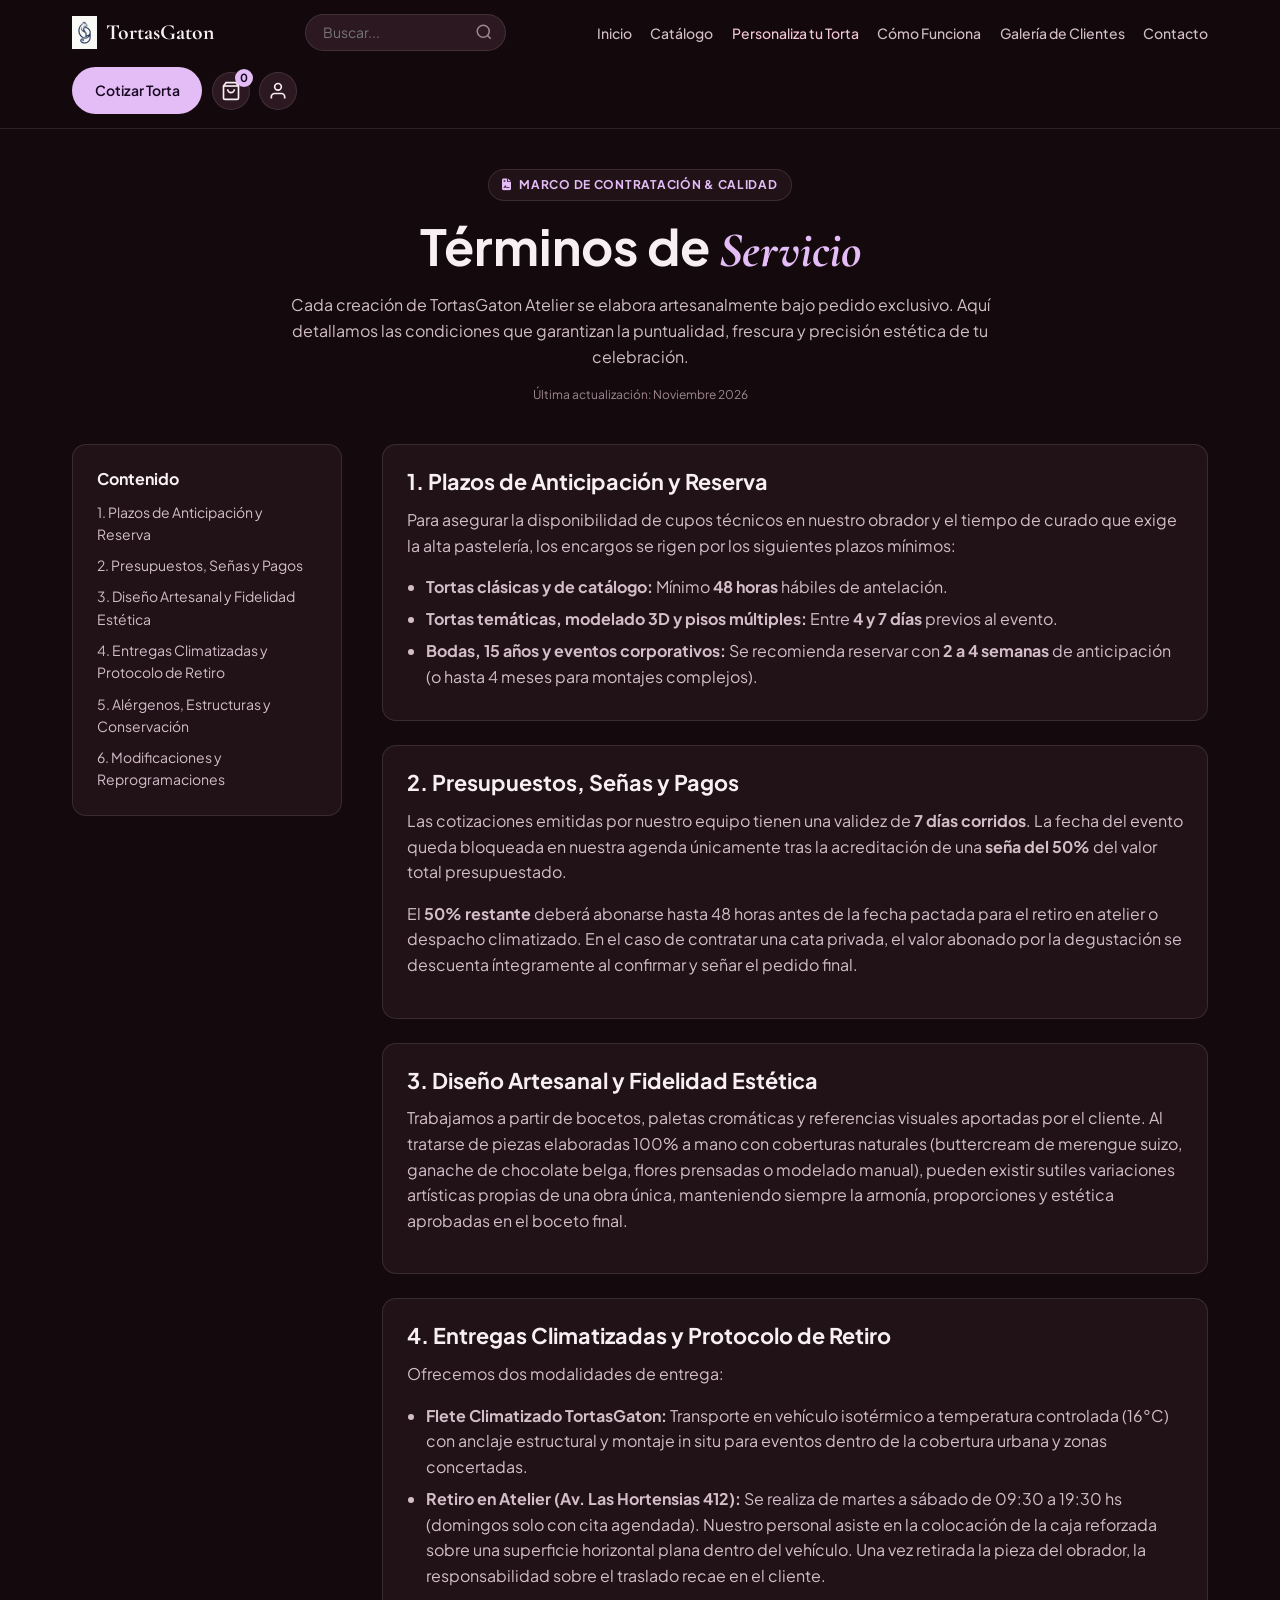
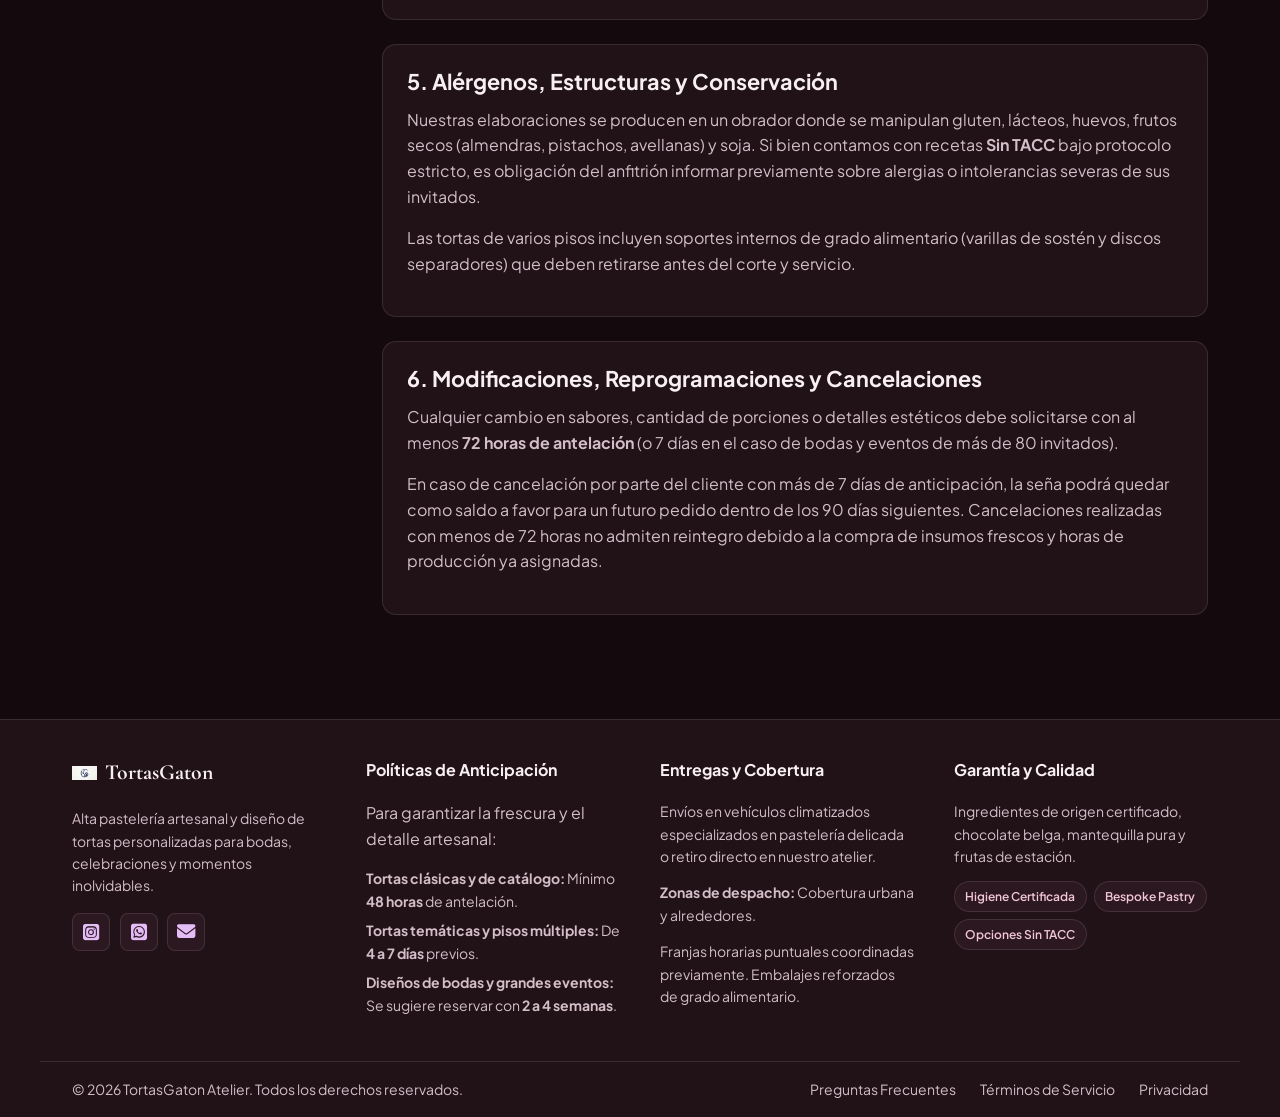
<file: html-ccs/terminos.html>
<!DOCTYPE html>
<html lang="es">
    <head>
        <title>Términos de Servicio - TortasGaton</title>
    <link rel="icon" type="image/png" href="../src/assets/images/Logo Gaton V2.png">
    <meta charset="UTF-8">
    <meta name="viewport" content="width=device-width, initial-scale=1.0">
    <meta name="robots" content="index, follow">
    <meta name="theme-color" content="#09f">
    <meta name="description" content="Términos y condiciones de contratación, reservas, pagos y entregas climatizadas de TortasGaton Atelier.">
    
    <!-- Iconos Font Awesome -->
    <link rel="stylesheet" href="https://cdnjs.cloudflare.com/ajax/libs/font-awesome/6.5.2/css/all.min.css" />
    <!-- Iconos Font Awesome -->
    <link rel="stylesheet" href="https://cdnjs.cloudflare.com/ajax/libs/font-awesome/6.5.2/css/all.min.css" />
    <!-- Fuentes tipográficas (Editorial Serif + Sans limpia) -->
    <link rel="preconnect" href="https://fonts.googleapis.com">
    <link rel="preconnect" href="https://fonts.gstatic.com" crossorigin>
    <link href="https://fonts.googleapis.com/css2?family=Cormorant+Garamond:ital,wght@0,600;0,700;1,600&family=Plus+Jakarta+Sans:wght@400;500;600;700&display=swap" rel="stylesheet">

    <!-- Hojas de estilo TortasGaton -->
    <link rel="stylesheet" href="./variables.css">
    <link rel="stylesheet" href="./global.css">
    <link rel="stylesheet" href="./pages.css">
    </head>
    <body>
        <!-- 1. BARRA DE NAVEGACIÓN -->
        <header>
            <nav class="navbar">
                <a href="index.html" class="logo">
                    <img src="../src/assets/images/Logo Gaton V1.png" alt="TortasGaton Logo" width="25">
                    <span>TortasGaton</span>
                </a>
        
                <div class="nav-search">
                    <form action="/buscar" method="GET">
                        <input type="search" name="q" placeholder="Buscar..." aria-label="Buscar">
                        <button type="submit" aria-label="Buscar">
                            <svg width="18" height="18" viewBox="0 0 24 24" fill="none" stroke="currentColor" stroke-width="2">
                                <circle cx="11" cy="11" r="8"></circle>
                                <line x1="21" y1="21" x2="16.65" y2="16.65"></line>
                            </svg>
                        </button>
                    </form>
                </div>
        
                <ul class="nav-links">
                    <li><a href="index.html">Inicio</a></li>
                    <li><a href="catalogo.html">Catálogo</a></li>
                    <li><a href="personaliza.html" class="btn-highlight">Personaliza tu Torta</a></li>
                    <li><a href="funciona.html">Cómo Funciona</a></li>
                    <li><a href="clientes.html">Galería de Clientes</a></li>
                    <li><a href="contacto.html">Contacto</a></li>
                </ul>
        
                <div class="nav-actions">
                    <a href="cotizar.html" class="btn-primary">Cotizar Torta</a>
                    <a href="carrito.html" class="btn-icon cart-btn" aria-label="Carrito">
                        <svg width="20" height="20" viewBox="0 0 24 24" fill="none" stroke="currentColor" stroke-width="2">
                            <path d="M6 2L3 6v14a2 2 0 0 0 2 2h14a2 2 0 0 0 2-2V6l-3-4z"></path>
                            <line x1="3" y1="6" x2="21" y2="6"></line>
                            <path d="M16 10a4 4 0 0 1-8 0"></path>
                        </svg>
                        <span class="badge">0</span>
                    </a>
                    <a href="cuenta.html" class="btn-icon account-btn" aria-label="Cuenta">
                        <svg width="20" height="20" viewBox="0 0 24 24" fill="none" stroke="currentColor" stroke-width="2">
                            <path d="M20 21v-2a4 4 0 0 0-4-4H8a4 4 0 0 0-4 4v2"></path>
                            <circle cx="12" cy="7" r="4"></circle>
                        </svg>
                    </a>
                </div>
            </nav>
        </header>

        <!-- 2. CONTENIDO PRINCIPAL: TÉRMINOS DE SERVICIO -->
        <main class="legal-main" id="terminos">
            <!-- Encabezado de página legal -->
            <section class="legal-hero" aria-labelledby="terms-hero-title">
                <div class="legal-badge">
                    <i class="fa-solid fa-file-contract" aria-hidden="true"></i>
                    <span>MARCO DE CONTRATACIÓN &amp; CALIDAD</span>
                </div>

                <h1 id="terms-hero-title">Términos de <em>Servicio</em></h1>
                <p>Cada creación de TortasGaton Atelier se elabora artesanalmente bajo pedido exclusivo. Aquí detallamos las condiciones que garantizan la puntualidad, frescura y precisión estética de tu celebración.</p>
                <p class="legal-updated">Última actualización: Noviembre 2026</p>
            </section>

            <!-- Cuerpo estructurado con índice lateral y artículos -->

            <div class="legal-layout-grid">
                <!-- Índice rápido de cláusulas -->
                <aside class="legal-toc" aria-label="Índice de cláusulas">
                    <h2>Contenido</h2>
                    <nav>
                        <ul>
                            <li><a href="#plazos-reserva">1. Plazos de Anticipación y Reserva</a></li>
                            <li><a href="#presupuestos-pagos">2. Presupuestos, Señas y Pagos</a></li>
                            <li><a href="#diseno-fidelidad">3. Diseño Artesanal y Fidelidad Estética</a></li>
                            <li><a href="#entregas-retiros">4. Entregas Climatizadas y Protocolo de Retiro</a></li>
                            <li><a href="#alergenos-conservacion">5. Alérgenos, Estructuras y Conservación</a></li>
                            <li><a href="#modificaciones-cancelaciones">6. Modificaciones y Reprogramaciones</a></li>
                        </ul>
                    </nav>
                </aside>
                <!-- Cláusulas detalladas -->
                <div class="legal-content-articles">
                    <article class="legal-clause-card" id="plazos-reserva">
                        <h2>1. Plazos de Anticipación y Reserva</h2>
                        <p>Para asegurar la disponibilidad de cupos técnicos en nuestro obrador y el tiempo de curado que exige la alta pastelería, los encargos se rigen por los siguientes plazos mínimos:</p>
                        <ul>
                            <li><strong>Tortas clásicas y de catálogo:</strong> Mínimo <strong>48 horas</strong> hábiles de antelación.</li>
                            <li><strong>Tortas temáticas, modelado 3D y pisos múltiples:</strong> Entre <strong>4 y 7 días</strong> previos al evento.</li>
                            <li><strong>Bodas, 15 años y eventos corporativos:</strong> Se recomienda reservar con <strong>2 a 4 semanas</strong> de anticipación (o hasta 4 meses para montajes complejos).</li>
                        </ul>
                    </article>

                    <article class="legal-clause-card" id="presupuestos-pagos">
                        <h2>2. Presupuestos, Señas y Pagos</h2>
                        <p>Las cotizaciones emitidas por nuestro equipo tienen una validez de <strong>7 días corridos</strong>. La fecha del evento queda bloqueada en nuestra agenda únicamente tras la acreditación de una <strong>seña del 50%</strong> del valor total presupuestado.</p>
                        <p>El <strong>50% restante</strong> deberá abonarse hasta 48 horas antes de la fecha pactada para el retiro en atelier o despacho climatizado. En el caso de contratar una cata privada, el valor abonado por la degustación se descuenta íntegramente al confirmar y señar el pedido final.</p>
                    </article>

                    <article class="legal-clause-card" id="diseno-fidelidad">
                        <h2>3. Diseño Artesanal y Fidelidad Estética</h2>
                        <p>Trabajamos a partir de bocetos, paletas cromáticas y referencias visuales aportadas por el cliente. Al tratarse de piezas elaboradas 100% a mano con coberturas naturales (buttercream de merengue suizo, ganache de chocolate belga, flores prensadas o modelado manual), pueden existir sutiles variaciones artísticas propias de una obra única, manteniendo siempre la armonía, proporciones y estética aprobadas en el boceto final.</p>
                    </article>

                    <article class="legal-clause-card" id="entregas-retiros">
                        <h2>4. Entregas Climatizadas y Protocolo de Retiro</h2>
                        <p>Ofrecemos dos modalidades de entrega:</p>
                        <ul>
                            <li><strong>Flete Climatizado TortasGaton:</strong> Transporte en vehículo isotérmico a temperatura controlada (16°C) con anclaje estructural y montaje in situ para eventos dentro de la cobertura urbana y zonas concertadas.</li>
                            <li><strong>Retiro en Atelier (Av. Las Hortensias 412):</strong> Se realiza de martes a sábado de 09:30 a 19:30 hs (domingos solo con cita agendada). Nuestro personal asiste en la colocación de la caja reforzada sobre una superficie horizontal plana dentro del vehículo. Una vez retirada la pieza del obrador, la responsabilidad sobre el traslado recae en el cliente.</li>
                        </ul>
                    </article> 

                    <article class="legal-clause-card" id="alergenos-conservacion">
                        <h2>5. Alérgenos, Estructuras y Conservación</h2>
                        <p>Nuestras elaboraciones se producen en un obrador donde se manipulan gluten, lácteos, huevos, frutos secos (almendras, pistachos, avellanas) y soja. Si bien contamos con recetas <strong>Sin TACC</strong> bajo protocolo estricto, es obligación del anfitrión informar previamente sobre alergias o intolerancias severas de sus invitados.</p>
                        <p>Las tortas de varios pisos incluyen soportes internos de grado alimentario (varillas de sostén y discos separadores) que deben retirarse antes del corte y servicio.</p>
                    </article>

                    <article class="legal-clause-card" id="modificaciones-cancelaciones">
                        <h2>6. Modificaciones, Reprogramaciones y Cancelaciones</h2>
                        <p>Cualquier cambio en sabores, cantidad de porciones o detalles estéticos debe solicitarse con al menos <strong>72 horas de antelación</strong> (o 7 días en el caso de bodas y eventos de más de 80 invitados).</p>
                        <p>En caso de cancelación por parte del cliente con más de 7 días de anticipación, la seña podrá quedar como saldo a favor para un futuro pedido dentro de los 90 días siguientes. Cancelaciones realizadas con menos de 72 horas no admiten reintegro debido a la compra de insumos frescos y horas de producción ya asignadas.</p>
                    </article>
                </div>
            </div>
        </main>
        <!-- 3. FOOTER -->
        <footer>
            <div class="footer-container">
                <div class="footer-brand">
                    <h3 class="brand-title">
                        <img src="../src/assets/images/Logo Gaton V2.png" alt="TortasGatonV2 Logo" width="25" class="footer-logo"> 
                        TortasGaton
                    </h3>
                    <p>Alta pastelería artesanal y diseño de tortas personalizadas para bodas, celebraciones y momentos inolvidables.</p>
                    
                    <div class="footer-socials">
                        <a href="https://instagram.com" target="_blank" rel="noopener noreferrer" class="btn" aria-label="Instagram">
                            <i class="fa-brands fa-square-instagram" aria-hidden="true"></i>   
                        </a>
                        <a href="https://wa.me/5491134567890" target="_blank" rel="noopener noreferrer" class="btn" aria-label="Chat de WhatsApp">
                            <i class="fa-brands fa-square-whatsapp" aria-hidden="true"></i>
                        </a>
                        <a href="mailto:pedidos@tortasgaton.com" class="btn" aria-label="Correo Electrónico">
                            <i class="fa-solid fa-envelope" aria-hidden="true"></i>
                        </a>
                    </div>
                </div>
        
                <div class="footer-links">
                    <h4>Políticas de Anticipación</h4>
                    <p>Para garantizar la frescura y el detalle artesanal:</p>
                    <ul>
                        <li><strong>Tortas clásicas y de catálogo:</strong> Mínimo <strong>48 horas</strong> de antelación.</li>
                        <li><strong>Tortas temáticas y pisos múltiples:</strong> De <strong>4 a 7 días</strong> previos.</li>
                        <li><strong>Diseños de bodas y grandes eventos:</strong> Se sugiere reservar con <strong>2 a 4 semanas</strong>.</li>
                    </ul>
                </div>
        
                <div class="footer-info">
                    <h4>Entregas y Cobertura</h4>
                    <p>Envíos en vehículos climatizados especializados en pastelería delicada o retiro directo en nuestro atelier.</p>
                    <p><strong>Zonas de despacho:</strong> Cobertura urbana y alrededores.</p>
                    <p>Franjas horarias puntuales coordinadas previamente. Embalajes reforzados de grado alimentario.</p>
                </div>
        
                <div class="footer-warranty">
                    <h4>Garantía y Calidad</h4>
                    <p>Ingredientes de origen certificado, chocolate belga, mantequilla pura y frutas de estación.</p>
                    <div class="footer-badges">
                        <span class="badge-tag">Higiene Certificada</span>
                        <span class="badge-tag">Bespoke Pastry</span>
                        <span class="badge-tag">Opciones Sin TACC</span>
                    </div>
                </div>
            </div>
        
            <div class="footer-bottom">
                <p>&copy; 2026 TortasGaton Atelier. Todos los derechos reservados.</p>
                <ul class="footer-legal">
                    <li><a href="funciona.html#faq">Preguntas Frecuentes</a></li>
                    <li><a href="terminos.html#terminos">Términos de Servicio</a></li>
                    <li><a href="privacidad.html#privacidad">Privacidad</a></li>
                </ul>
            </div>
        </footer>
    </body>
</html>
</file>
<file: html-ccs/variables.css>
/* ==========================================================================
   TORTASGATON ATELIER - VARIABLES DE DISEÑO (variables.css)
   ========================================================================== */

   :root {
    /* 1. Paleta de colores */
    --bg-canvas: #140a0e;          /* Fondo general oscuro (cacao / vino muy profundo) */
    --bg-surface: #211218;         /* Superficie principal de secciones y tarjetas */
    --bg-elevated: #2c1820;        /* Tarjetas destacadas, inputs y bloques elevados */
    --bg-pill: rgba(255, 255, 255, 0.06);

    --text-primary: #f8eff3;       /* Texto principal claro */
    --text-secondary: #d3bec7;     /* Párrafos y descripciones secundarias */
    --text-muted: #9e8690;         /* Etiquetas auxiliares y notas sutiles */

    --accent-primary: #e4bdf7;     /* Lila pastel principal (botones y enlaces activos) */
    --accent-primary-hover: #d8a6f2;
    --accent-secondary: #f2c6d4;   /* Rosa pastel suave para detalles/énfasis */
    --on-accent: #190922;          /* Texto oscuro sobre botones/badges claros */

    --border-subtle: rgba(248, 239, 243, 0.11);
    --border-strong: rgba(228, 189, 247, 0.35);

    /* 2. Tipografías */
    --font-display: "Cormorant Garamond", Georgia, serif;
    --font-sans: "Plus Jakarta Sans", system-ui, -apple-system, "Segoe UI", Roboto, sans-serif;

    /* Escala tipográfica */
    --text-xs: 0.75rem;            /* 12px */
    --text-sm: 0.875rem;           /* 14px */
    --text-base: 1rem;             /* 16px */
    --text-lg: 1.125rem;           /* 18px */
    --text-xl: 1.35rem;            /* 21.6px */
    --text-2xl: clamp(1.75rem, 3vw, 2.5rem);
    --text-3xl: clamp(2.1rem, 4vw, 3.1rem);

    /* 3. Espaciados y contenedores */
    --space-xs: 0.5rem;            /* 8px */
    --space-sm: 0.75rem;           /* 12px */
    --space-md: 1rem;              /* 16px */
    --space-lg: 1.5rem;            /* 24px */
    --space-xl: 2.5rem;            /* 40px */
    --space-2xl: 4rem;             /* 64px */

    --container-max: 1200px;
    --gutter: clamp(1rem, 3vw, 2rem);

    /* 4. Radios de borde y sombras */
    --radius-sm: 8px;
    --radius-md: 14px;
    --radius-lg: 20px;
    --radius-pill: 999px;

    --shadow-card: 0 12px 32px rgba(0, 0, 0, 0.35);
    --shadow-soft: 0 6px 18px rgba(0, 0, 0, 0.22);

    /* 5. Transiciones */
    --transition-fast: 0.18s ease;
    --transition-base: 0.28s ease;
}
</file>
<file: html-ccs/global.css>
/* ==========================================================================
   TORTASGATON ATELIER - ESTILOS GLOBALES (global.css)
   ========================================================================== */

/* 1. Reset básico */
*,
*::before,
*::after {
    box-sizing: border-box;
}

html {
    scroll-behavior: smooth;
}

body {
    margin: 0;
    background-color: var(--bg-canvas);
    color: var(--text-primary);
    font-family: var(--font-sans);
    font-size: var(--text-base);
    line-height: 1.6;
    overflow-x: hidden;
}

img {
    max-width: 100%;
    height: auto;
    display: block;
}

a {
    color: inherit;
    text-decoration: none;
    transition: color var(--transition-fast), background-color var(--transition-fast), border-color var(--transition-fast);
}

button,
input,
select,
textarea {
    font-family: inherit;
    font-size: inherit;
    color: inherit;
}

button {
    cursor: pointer;
}

/* Accesibilidad: foco visible con teclado */
:focus-visible {
    outline: 2px solid var(--accent-primary);
    outline-offset: 3px;
}

/* 2. Tipografía y elementos reutilizables */
h1, h2, h3, h4 {
    margin-top: 0;
    line-height: 1.2;
    color: var(--text-primary);
}

h1 em,
h2 em,
h3 em {
    font-family: var(--font-display);
    font-style: italic;
    font-weight: 700;
    color: var(--accent-primary);
}

p {
    margin-top: 0;
    color: var(--text-secondary);
}

.section-eyebrow {
    display: inline-block;
    font-size: var(--text-xs);
    font-weight: 700;
    letter-spacing: 0.1em;
    text-transform: uppercase;
    color: var(--accent-primary);
    margin-bottom: var(--space-xs);
}

/* Botones compartidos */
.btn-primary,
.btn-secondary-dark,
.btn-submit-primary {
    display: inline-flex;
    align-items: center;
    justify-content: center;
    gap: var(--space-xs);
    padding: 0.7rem 1.35rem;
    border-radius: var(--radius-pill);
    font-weight: 600;
    font-size: var(--text-sm);
    border: 1px solid transparent;
    transition: transform var(--transition-fast), background-color var(--transition-fast), border-color var(--transition-fast);
}

.btn-primary,
.btn-submit-primary {
    background-color: var(--accent-primary);
    color: var(--on-accent);
}

.btn-primary:hover,
.btn-submit-primary:hover {
    background-color: var(--accent-primary-hover);
    transform: translateY(-1px);
}

.btn-secondary-dark {
    background-color: var(--bg-elevated);
    color: var(--text-primary);
    border-color: var(--border-subtle);
}

.btn-secondary-dark:hover {
    border-color: var(--border-strong);
    background-color: var(--bg-surface);
}

/* Formularios base */
.form-group {
    display: flex;
    flex-direction: column;
    gap: 0.4rem;
    margin-bottom: var(--space-md);
}

.form-group label {
    font-size: var(--text-sm);
    font-weight: 600;
    color: var(--text-primary);
}

.form-group input,
.form-group select,
.form-group textarea {
    width: 100%;
    padding: 0.72rem 0.9rem;
    background-color: var(--bg-elevated);
    border: 1px solid var(--border-subtle);
    border-radius: var(--radius-sm);
    transition: border-color var(--transition-fast), background-color var(--transition-fast);
}

.form-group input:focus,
.form-group select:focus,
.form-group textarea:focus {
    outline: none;
    border-color: var(--accent-primary);
}

.form-row-2col {
    display: grid;
    grid-template-columns: repeat(2, minmax(0, 1fr));
    gap: var(--space-md);
}

.form-fieldset {
    border: 1px solid var(--border-subtle);
    border-radius: var(--radius-md);
    padding: var(--space-md);
    margin: 0 0 var(--space-md);
}

.form-fieldset legend {
    padding: 0 var(--space-xs);
    font-size: var(--text-sm);
    font-weight: 600;
    color: var(--accent-secondary);
}

/* 3. Barra de navegación (Header) */
header {
    position: sticky;
    top: 0;
    z-index: 100;
    background-color: rgba(20, 10, 14, 0.92);
    backdrop-filter: blur(10px);
    border-bottom: 1px solid var(--border-subtle);
}

.navbar {
    max-width: var(--container-max);
    margin: 0 auto;
    padding: 0.85rem var(--gutter);
    display: flex;
    align-items: center;
    justify-content: space-between;
    gap: var(--space-md);
    flex-wrap: wrap;
}

.logo {
    display: inline-flex;
    align-items: center;
    gap: 0.55rem;
    font-family: var(--font-display);
    font-size: var(--text-xl);
    font-weight: 700;
    color: var(--text-primary);
}

.nav-search form {
    display: flex;
    align-items: center;
    background-color: var(--bg-elevated);
    border: 1px solid var(--border-subtle);
    border-radius: var(--radius-pill);
    padding: 0.25rem 0.4rem 0.25rem 0.9rem;
}

.nav-search input[type="search"] {
    background: transparent;
    border: none;
    outline: none;
    width: 150px;
    font-size: var(--text-sm);
}

.nav-search button {
    background: transparent;
    border: none;
    color: var(--text-muted);
    display: inline-flex;
    align-items: center;
    padding: 0.3rem;
}

.nav-search button:hover {
    color: var(--accent-primary);
}

.nav-links {
    display: flex;
    align-items: center;
    gap: 1.15rem;
    list-style: none;
    margin: 0;
    padding: 0;
    flex-wrap: wrap;
}

.nav-links a {
    font-size: var(--text-sm);
    font-weight: 500;
    color: var(--text-secondary);
    padding: 0.35rem 0;
}

.nav-links a:hover,
.nav-links a[aria-current="page"] {
    color: var(--accent-primary);
}

.nav-links a[aria-current="page"] {
    font-weight: 700;
    border-bottom: 2px solid var(--accent-primary);
}

.nav-links a.btn-highlight {
    color: var(--accent-secondary);
}

.nav-actions {
    display: flex;
    align-items: center;
    gap: 0.6rem;
}

.btn-icon {
    position: relative;
    display: inline-flex;
    align-items: center;
    justify-content: center;
    width: 38px;
    height: 38px;
    border-radius: var(--radius-pill);
    background-color: var(--bg-elevated);
    border: 1px solid var(--border-subtle);
    color: var(--text-primary);
}

.btn-icon:hover,
.btn-icon[aria-current="page"] {
    border-color: var(--accent-primary);
    color: var(--accent-primary);
}

.cart-btn .badge {
    position: absolute;
    top: -4px;
    right: -4px;
    min-width: 18px;
    height: 18px;
    padding: 0 4px;
    border-radius: var(--radius-pill);
    background-color: var(--accent-primary);
    color: var(--on-accent);
    font-size: 0.7rem;
    font-weight: 700;
    display: inline-flex;
    align-items: center;
    justify-content: center;
}

/* 4. Footer */
footer {
    background-color: var(--bg-surface);
    border-top: 1px solid var(--border-subtle);
    margin-top: var(--space-2xl);
}

.footer-container {
    max-width: var(--container-max);
    margin: 0 auto;
    padding: var(--space-xl) var(--gutter);
    display: grid;
    grid-template-columns: repeat(auto-fit, minmax(220px, 1fr));
    gap: var(--space-xl);
}

.brand-title {
    display: inline-flex;
    align-items: center;
    gap: 0.5rem;
    font-family: var(--font-display);
    font-size: var(--text-xl);
}

.footer-socials {
    display: flex;
    gap: 0.6rem;
    margin-top: var(--space-md);
}

.footer-socials .btn {
    display: inline-flex;
    align-items: center;
    justify-content: center;
    width: 38px;
    height: 38px;
    border-radius: var(--radius-sm);
    background-color: var(--bg-elevated);
    border: 1px solid var(--border-subtle);
    color: var(--accent-primary);
    font-size: 1.15rem;
}

.footer-socials .btn:hover {
    border-color: var(--accent-primary);
    transform: translateY(-2px);
}

.footer-links ul {
    list-style: none;
    padding: 0;
    margin: var(--space-xs) 0 0;
    display: flex;
    flex-direction: column;
    gap: 0.45rem;
    font-size: var(--text-sm);
    color: var(--text-secondary);
}

.footer-info p,
.footer-warranty p,
.footer-brand p {
    font-size: var(--text-sm);
}

.footer-badges {
    display: flex;
    flex-wrap: wrap;
    gap: 0.45rem;
    margin-top: var(--space-sm);
}

.badge-tag {
    font-size: var(--text-xs);
    font-weight: 600;
    padding: 0.3rem 0.65rem;
    border-radius: var(--radius-pill);
    background-color: var(--bg-elevated);
    border: 1px solid var(--border-subtle);
    color: var(--accent-secondary);
}

.footer-bottom {
    border-top: 1px solid var(--border-subtle);
    max-width: var(--container-max);
    margin: 0 auto;
    padding: var(--space-md) var(--gutter);
    display: flex;
    flex-wrap: wrap;
    align-items: center;
    justify-content: space-between;
    gap: var(--space-md);
    font-size: var(--text-sm);
}

.footer-bottom p {
    margin: 0;
}

.footer-legal {
    list-style: none;
    display: flex;
    flex-wrap: wrap;
    gap: var(--space-lg);
    margin: 0;
    padding: 0;
}

.footer-legal a {
    color: var(--text-secondary);
}

.footer-legal a:hover {
    color: var(--accent-primary);
}

/* Responsive global */
@media (max-width: 768px) {
    .form-row-2col {
        grid-template-columns: 1fr;
    }

    .nav-search {
        order: 3;
        width: 100%;
    }

    .nav-search form,
    .nav-search input[type="search"] {
        width: 100%;
    }
}
</file>
<file: html-ccs/pages.css>
/* ==========================================================================
   TORTASGATON ATELIER - ESTILOS POR PÁGINA (pages.css)
   ========================================================================== */

/* --------------------------------------------------------------------------
   1. CONTACTO: BANNER DE URGENCIAS Y CUPOS DE ÚLTIMA HORA
   -------------------------------------------------------------------------- */
   .contact-main,
   .legal-main,
   .quote-main,
   .account-main,
   .cart-main {
       max-width: var(--container-max);
       margin: 0 auto;
       padding: var(--space-xl) var(--gutter);
   }
   
   .urgent-booking-banner {
       margin-top: var(--space-xl);
       padding: var(--space-lg) var(--space-xl);
       background: linear-gradient(120deg, var(--bg-surface) 0%, var(--bg-elevated) 100%);
       border: 1px solid var(--border-strong);
       border-radius: var(--radius-lg);
       box-shadow: var(--shadow-card);
       display: flex;
       align-items: center;
       justify-content: space-between;
       gap: var(--space-lg);
       flex-wrap: wrap;
   }
   
   .urgent-banner-content {
       max-width: 720px;
   }
   
   .urgent-status-pill {
       display: inline-flex;
       align-items: center;
       gap: 0.45rem;
       padding: 0.32rem 0.8rem;
       border-radius: var(--radius-pill);
       background-color: var(--bg-pill);
       border: 1px solid var(--border-subtle);
       color: var(--accent-secondary);
       font-size: var(--text-xs);
       font-weight: 600;
       margin-bottom: var(--space-sm);
   }
   
   .urgent-booking-banner h2 {
       font-size: var(--text-2xl);
       margin-bottom: 0.4rem;
   }
   
   .urgent-booking-banner p {
       margin: 0;
       font-size: var(--text-sm);
   }
   
   .btn-urgent-whatsapp {
       display: inline-flex;
       align-items: center;
       gap: 0.55rem;
       padding: 0.8rem 1.45rem;
       border-radius: var(--radius-pill);
       background-color: var(--accent-primary);
       color: var(--on-accent);
       font-weight: 700;
       font-size: var(--text-sm);
       white-space: nowrap;
       box-shadow: var(--shadow-soft);
   }
   
   .btn-urgent-whatsapp:hover {
       background-color: var(--accent-primary-hover);
       transform: translateY(-1px);
   }
   
   /* --------------------------------------------------------------------------
      2. PÁGINAS LEGALES: TÉRMINOS DE SERVICIO Y PRIVACIDAD
      -------------------------------------------------------------------------- */
   .legal-hero,
   .quote-hero,
   .account-hero,
   .cart-hero {
       text-align: center;
       max-width: 760px;
       margin: 0 auto var(--space-xl);
   }
   
   .legal-badge,
   .quote-badge,
   .account-badge,
   .cart-badge {
       display: inline-flex;
       align-items: center;
       gap: 0.45rem;
       padding: 0.35rem 0.85rem;
       border-radius: var(--radius-pill);
       background-color: var(--bg-surface);
       border: 1px solid var(--border-subtle);
       color: var(--accent-primary);
       font-size: var(--text-xs);
       font-weight: 700;
       letter-spacing: 0.06em;
       margin-bottom: var(--space-md);
   }
   
   .legal-hero h1,
   .quote-hero h1,
   .account-hero h1,
   .cart-hero h1 {
       font-size: var(--text-3xl);
       margin-bottom: var(--space-sm);
   }
   
   .legal-updated {
       font-size: var(--text-xs);
       color: var(--text-muted);
       margin-top: var(--space-sm);
   }
   
   .legal-layout-grid {
       display: grid;
       grid-template-columns: 270px minmax(0, 1fr);
       gap: var(--space-xl);
       align-items: start;
   }
   
   .legal-toc {
       position: sticky;
       top: 5.5rem;
       background-color: var(--bg-surface);
       border: 1px solid var(--border-subtle);
       border-radius: var(--radius-md);
       padding: var(--space-lg);
   }
   
   .legal-toc h2 {
       font-size: var(--text-base);
       margin-bottom: var(--space-sm);
   }
   
   .legal-toc ul {
       list-style: none;
       padding: 0;
       margin: 0;
       display: flex;
       flex-direction: column;
       gap: 0.55rem;
       font-size: var(--text-sm);
   }
   
   .legal-toc a {
       color: var(--text-secondary);
   }
   
   .legal-toc a:hover {
       color: var(--accent-primary);
   }
   
   .legal-content-articles {
       display: flex;
       flex-direction: column;
       gap: var(--space-lg);
   }
   
   .legal-clause-card {
       background-color: var(--bg-surface);
       border: 1px solid var(--border-subtle);
       border-radius: var(--radius-md);
       padding: var(--space-lg);
       scroll-margin-top: 6rem;
   }
   
   .legal-clause-card h2 {
       font-size: var(--text-xl);
       margin-bottom: var(--space-sm);
   }
   
   .legal-clause-card ul {
       padding-left: 1.2rem;
       margin: var(--space-xs) 0 0;
       color: var(--text-secondary);
   }
   
   .legal-clause-card li {
       margin-bottom: 0.4rem;
   }
   
   /* --------------------------------------------------------------------------
      3. COTIZAR TORTA
      -------------------------------------------------------------------------- */
   .quote-two-column-grid,
   .account-two-column-grid,
   .cart-two-column-grid {
       display: grid;
       grid-template-columns: minmax(0, 1.65fr) minmax(280px, 1fr);
       gap: var(--space-xl);
       align-items: start;
   }
   
   .quote-form-card,
   .quote-guide-card {
       background-color: var(--bg-surface);
       border: 1px solid var(--border-subtle);
       border-radius: var(--radius-lg);
       padding: var(--space-lg);
       box-shadow: var(--shadow-soft);
   }
   
   .quote-summary-sidebar {
       display: flex;
       flex-direction: column;
       gap: var(--space-lg);
   }
   
   .quote-guide-card h3 {
       font-size: var(--text-lg);
       margin-bottom: var(--space-sm);
   }
   
   .quote-guide-card ul {
       list-style: none;
       padding: 0;
       margin: 0;
       display: flex;
       flex-direction: column;
       gap: 0.5rem;
       font-size: var(--text-sm);
       color: var(--text-secondary);
   }
   
   .quote-sidebar-actions {
       display: flex;
       flex-direction: column;
       gap: 0.65rem;
       margin-top: var(--space-md);
   }
   
   .form-submit-block {
       margin-top: var(--space-md);
   }
   
   .form-confirmation-note {
       display: inline-flex;
       align-items: center;
       gap: 0.45rem;
       margin-top: var(--space-sm);
       font-size: var(--text-xs);
       color: var(--text-muted);
   }
   
   /* --------------------------------------------------------------------------
      4. MI CUENTA
      -------------------------------------------------------------------------- */
   .account-sidebar,
   .account-panel-card {
       background-color: var(--bg-surface);
       border: 1px solid var(--border-subtle);
       border-radius: var(--radius-lg);
       padding: var(--space-lg);
   }
   
   .account-profile-card {
       display: flex;
       align-items: center;
       gap: var(--space-md);
       padding-bottom: var(--space-md);
       border-bottom: 1px solid var(--border-subtle);
   }
   
   .account-avatar {
       width: 48px;
       height: 48px;
       border-radius: var(--radius-pill);
       background-color: var(--bg-elevated);
       border: 1px solid var(--border-strong);
       color: var(--accent-primary);
       display: grid;
       place-items: center;
       font-size: 1.2rem;
       flex-shrink: 0;
   }
   
   .account-profile-card h2 {
       font-size: var(--text-lg);
       margin-bottom: 0.15rem;
   }
   
   .account-profile-card p {
       font-size: var(--text-xs);
       margin: 0;
   }
   
   .account-nav-menu ul {
       list-style: none;
       padding: 0;
       margin: var(--space-md) 0;
       display: flex;
       flex-direction: column;
       gap: 0.4rem;
   }
   
   .account-nav-menu a {
       display: flex;
       align-items: center;
       gap: 0.6rem;
       padding: 0.6rem 0.8rem;
       border-radius: var(--radius-sm);
       font-size: var(--text-sm);
       color: var(--text-secondary);
   }
   
   .account-nav-menu a:hover,
   .account-nav-menu a.active {
       background-color: var(--bg-elevated);
       color: var(--accent-primary);
   }
   
   .account-quick-cta {
       display: flex;
       flex-direction: column;
       gap: 0.6rem;
   }
   
   .account-content-panels {
       display: flex;
       flex-direction: column;
       gap: var(--space-lg);
   }
   
   .account-panel-card {
       scroll-margin-top: 6rem;
   }
   
   .account-empty-state,
   .cart-empty-state {
       text-align: center;
       padding: var(--space-xl) var(--space-md);
       background-color: var(--bg-elevated);
       border: 1px dashed var(--border-subtle);
       border-radius: var(--radius-md);
   }
   
   .account-empty-state i,
   .cart-empty-state i {
       font-size: 1.8rem;
       color: var(--accent-primary);
       margin-bottom: var(--space-sm);
   }
   
   .account-empty-state h3,
   .cart-empty-state h3 {
       font-size: var(--text-lg);
       margin-bottom: 0.35rem;
   }
   
   /* --------------------------------------------------------------------------
      5. CARRITO
      -------------------------------------------------------------------------- */
   .cart-items-column,
   .cart-summary-card {
       background-color: var(--bg-surface);
       border: 1px solid var(--border-subtle);
       border-radius: var(--radius-lg);
       padding: var(--space-lg);
   }
   
   .cart-list-header {
       display: flex;
       align-items: center;
       justify-content: space-between;
       gap: var(--space-md);
       flex-wrap: wrap;
       margin-bottom: var(--space-md);
   }
   
   .cart-list-header h2,
   .cart-summary-card h2 {
       font-size: var(--text-xl);
       margin: 0;
   }
   
   .text-action-link {
       display: inline-flex;
       align-items: center;
       gap: 0.4rem;
       font-size: var(--text-sm);
       color: var(--accent-primary);
   }
   
   .empty-cart-actions {
       display: flex;
       justify-content: center;
       gap: 0.75rem;
       flex-wrap: wrap;
       margin-top: var(--space-md);
   }
   
   .cart-item-card {
       display: flex;
       gap: var(--space-md);
       padding: var(--space-md);
       background-color: var(--bg-elevated);
       border: 1px solid var(--border-subtle);
       border-radius: var(--radius-md);
       margin-bottom: var(--space-md);
   }
   
   .cart-item-media img {
       width: 96px;
       height: 96px;
       object-fit: cover;
       border-radius: var(--radius-sm);
   }
   
   .cart-item-details {
       flex: 1;
   }
   
   .cart-item-top {
       display: flex;
       justify-content: space-between;
       align-items: flex-start;
       gap: var(--space-sm);
   }
   
   .item-category-tag {
       font-size: var(--text-xs);
       color: var(--accent-secondary);
       font-weight: 600;
   }
   
   .cart-item-top h3 {
       font-size: var(--text-lg);
       margin: 0.1rem 0 0.25rem;
   }
   
   .btn-remove-item {
       background: transparent;
       border: none;
       color: var(--text-muted);
       padding: 0.25rem;
   }
   
   .btn-remove-item:hover {
       color: var(--accent-primary);
   }
   
   .item-specs {
       font-size: var(--text-sm);
       margin-bottom: var(--space-sm);
   }
   
   .cart-item-controls {
       display: flex;
       align-items: center;
       justify-content: space-between;
   }
   
   .quantity-stepper {
       display: inline-flex;
       align-items: center;
       gap: 0.65rem;
       background-color: var(--bg-surface);
       border: 1px solid var(--border-subtle);
       border-radius: var(--radius-pill);
       padding: 0.2rem 0.6rem;
   }
   
   .qty-btn {
       background: transparent;
       border: none;
       color: var(--text-primary);
       font-weight: 700;
   }
   
   .cart-dedication-box {
       margin-top: var(--space-md);
   }
   
   .cart-dedication-box label {
       display: flex;
       align-items: center;
       gap: 0.45rem;
       font-size: var(--text-sm);
       font-weight: 600;
       margin-bottom: 0.45rem;
   }
   
   .radio-option-card {
       display: flex;
       align-items: center;
       gap: 0.55rem;
       padding: 0.65rem 0.8rem;
       background-color: var(--bg-elevated);
       border: 1px solid var(--border-subtle);
       border-radius: var(--radius-sm);
       font-size: var(--text-sm);
       cursor: pointer;
       margin-top: 0.5rem;
   }
   
   .summary-totals-list {
       margin: var(--space-lg) 0;
       display: flex;
       flex-direction: column;
       gap: 0.65rem;
       font-size: var(--text-sm);
   }
   
   .summary-row {
       display: flex;
       justify-content: space-between;
       gap: var(--space-md);
   }
   
   .summary-row dt {
       color: var(--text-secondary);
   }
   
   .summary-row dd {
       margin: 0;
       font-weight: 600;
       color: var(--text-primary);
   }
   
   .summary-total-final {
       padding-top: 0.65rem;
       border-top: 1px solid var(--border-subtle);
       font-size: var(--text-base);
   }
   
   .summary-deposit-note dt,
   .summary-deposit-note dd {
       color: var(--accent-primary);
   }
   
   /* --------------------------------------------------------------------------
      6. RESPONSIVE DE PÁGINAS
      -------------------------------------------------------------------------- */
   @media (max-width: 900px) {
       .legal-layout-grid,
       .quote-two-column-grid,
       .account-two-column-grid,
       .cart-two-column-grid {
           grid-template-columns: 1fr;
       }
   
       .legal-toc {
           position: static;
       }
   }
   
   @media (max-width: 640px) {
       .urgent-booking-banner {
           padding: var(--space-md);
       }
   
       .cart-item-card {
           flex-direction: column;
       }
   
       .cart-item-media img {
           width: 100%;
           height: 180px;
       }
   }
</file>
